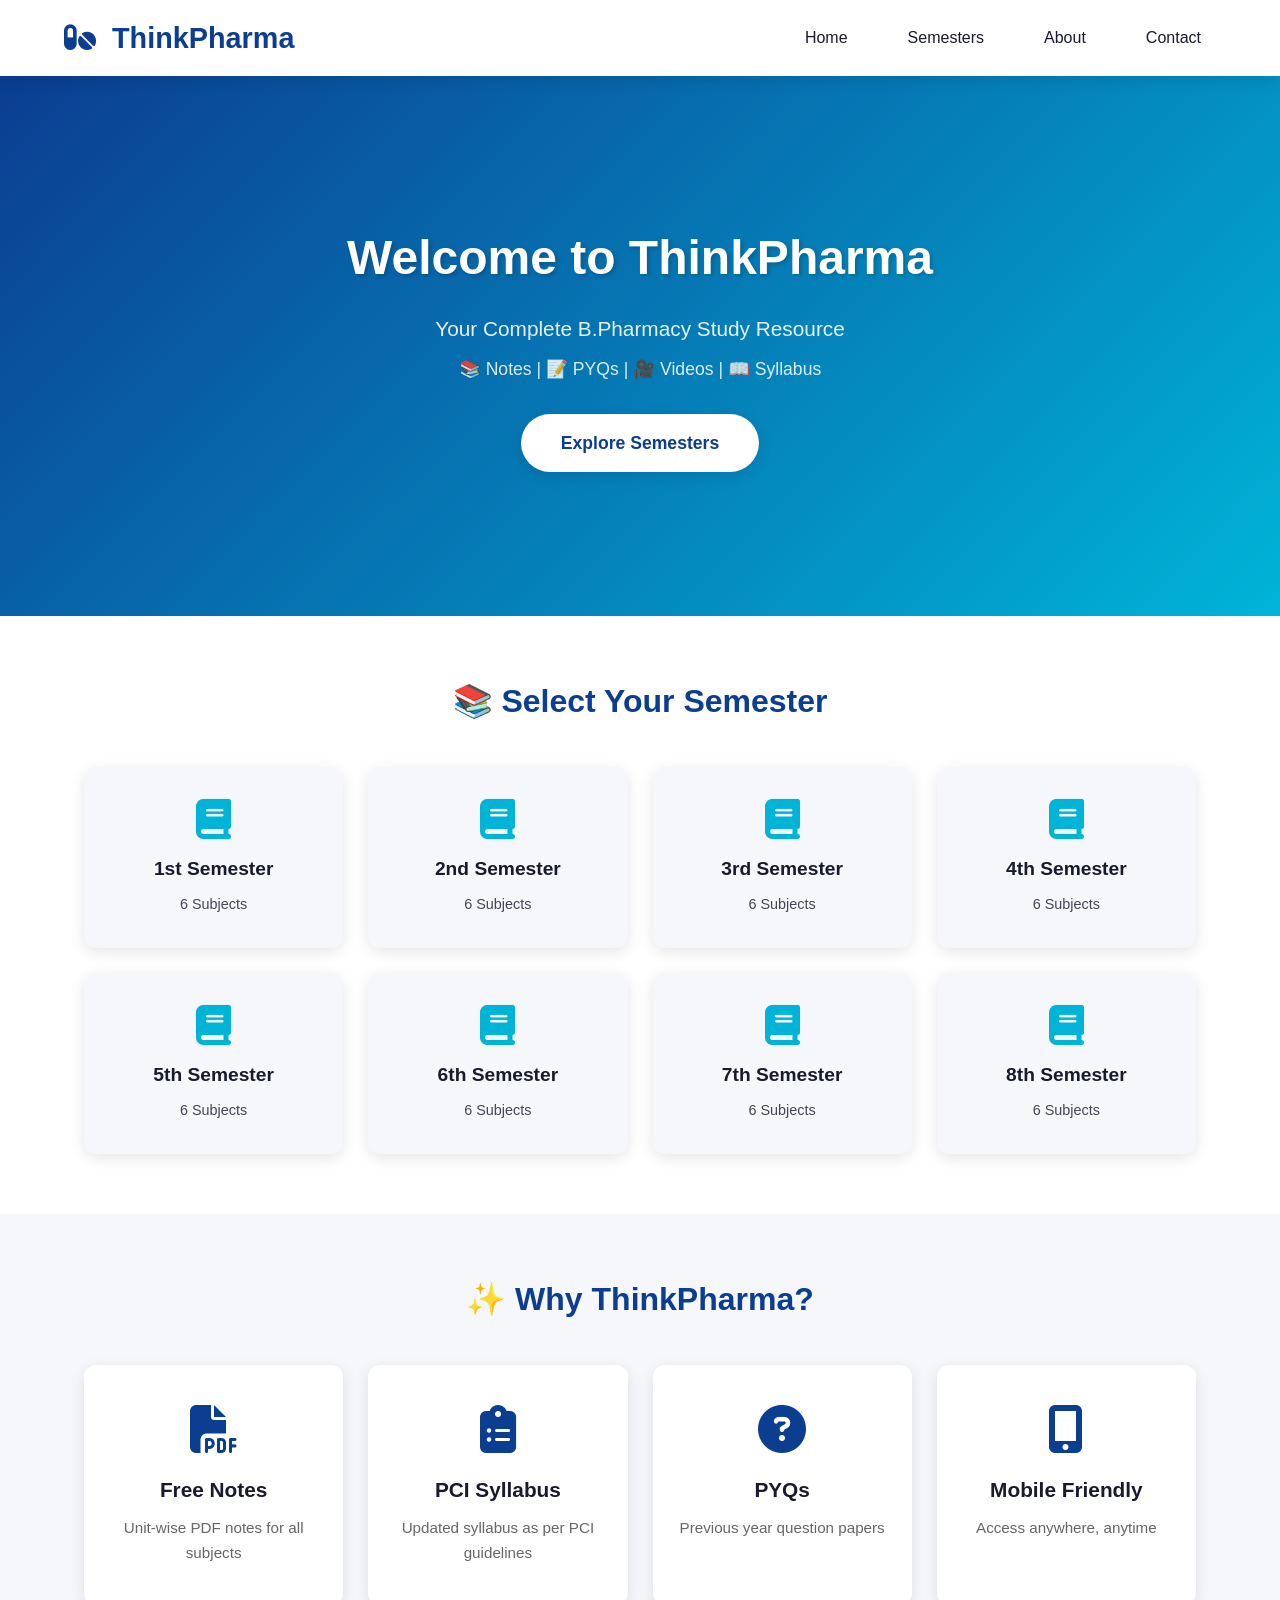
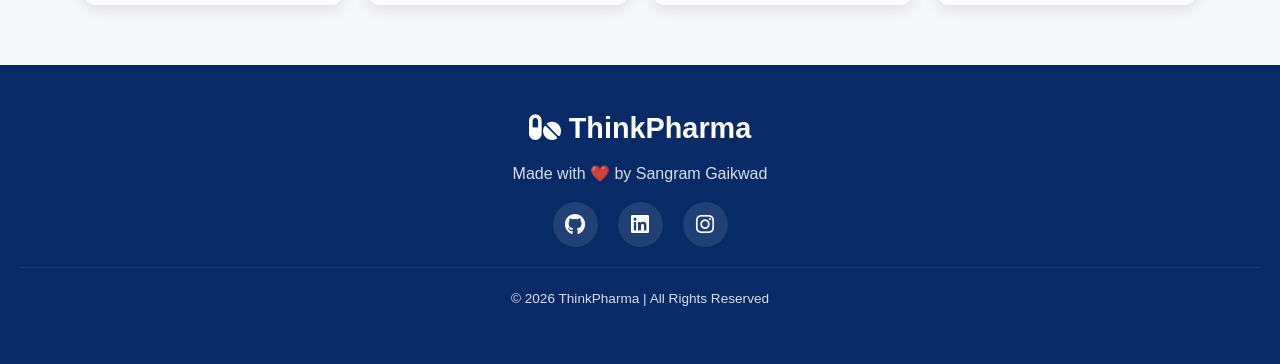
<file: index.html>
<!DOCTYPE html>
<html lang="en">
<head>
    <meta charset="UTF-8">
    <meta name="viewport" content="width=device-width, initial-scale=1.0">
    <title>ThinkPharma - B.Pharmacy Study Hub</title>
    <link rel="stylesheet" href="style.css">
    <link rel="stylesheet" href="https://cdnjs.cloudflare.com/ajax/libs/font-awesome/6.4.0/css/all.min.css">
</head>
<body>

    <!-- Navigation Bar -->
    <nav class="navbar">
        <div class="nav-brand">
            <i class="fas fa-pills"></i> ThinkPharma
        </div>
        <ul class="nav-links">
            <li><a href="index.html" class="active">Home</a></li>
            <li><a href="#semesters">Semesters</a></li>
            <li><a href="#about">About</a></li>
            <li><a href="#contact">Contact</a></li>
        </ul>
        <div class="hamburger">
            <span></span>
            <span></span>
            <span></span>
        </div>
    </nav>

    <!-- Hero Section -->
    <section class="hero">
        <div class="hero-content">
            <h1>Welcome to ThinkPharma</h1>
            <p>Your Complete B.Pharmacy Study Resource</p>
            <h3>📚 Notes | 📝 PYQs | 🎥 Videos | 📖 Syllabus</h3>
            <a href="#semesters" class="btn-primary">Explore Semesters</a>
        </div>
    </section>

    <!-- Semesters Section -->
    <section class="semesters" id="semesters">
        <h2>📚 Select Your Semester</h2>
        <div class="grid">
            <div class="card" onclick="openSemester(1)">
                <i class="fas fa-book"></i>
                <h3>1st Semester</h3>
                <p>6 Subjects</p>
            </div>
            <div class="card" onclick="openSemester(2)">
                <i class="fas fa-book"></i>
                <h3>2nd Semester</h3>
                <p>6 Subjects</p>
            </div>
            <div class="card" onclick="openSemester(3)">
                <i class="fas fa-book"></i>
                <h3>3rd Semester</h3>
                <p>6 Subjects</p>
            </div>
            <div class="card" onclick="openSemester(4)">
                <i class="fas fa-book"></i>
                <h3>4th Semester</h3>
                <p>6 Subjects</p>
            </div>
            <div class="card" onclick="openSemester(5)">
                <i class="fas fa-book"></i>
                <h3>5th Semester</h3>
                <p>6 Subjects</p>
            </div>
            <div class="card" onclick="openSemester(6)">
                <i class="fas fa-book"></i>
                <h3>6th Semester</h3>
                <p>6 Subjects</p>
            </div>
            <div class="card" onclick="openSemester(7)">
                <i class="fas fa-book"></i>
                <h3>7th Semester</h3>
                <p>6 Subjects</p>
            </div>
            <div class="card" onclick="openSemester(8)">
                <i class="fas fa-book"></i>
                <h3>8th Semester</h3>
                <p>6 Subjects</p>
            </div>
        </div>
    </section>

    <!-- Features Section -->
    <section class="features" id="about">
        <h2>✨ Why ThinkPharma?</h2>
        <div class="grid">
            <div class="feature-card">
                <i class="fas fa-file-pdf"></i>
                <h3>Free Notes</h3>
                <p>Unit-wise PDF notes for all subjects</p>
            </div>
            <div class="feature-card">
                <i class="fas fa-clipboard-list"></i>
                <h3>PCI Syllabus</h3>
                <p>Updated syllabus as per PCI guidelines</p>
            </div>
            <div class="feature-card">
                <i class="fas fa-question-circle"></i>
                <h3>PYQs</h3>
                <p>Previous year question papers</p>
            </div>
            <div class="feature-card">
                <i class="fas fa-mobile-alt"></i>
                <h3>Mobile Friendly</h3>
                <p>Access anywhere, anytime</p>
            </div>
        </div>
    </section>

    <!-- Footer -->
    <footer id="contact">
        <div class="footer-content">
            <h3><i class="fas fa-pills"></i> ThinkPharma</h3>
            <p>Made with ❤️ by Sangram Gaikwad</p>
            <div class="social-links">
                <a href="#"><i class="fab fa-github"></i></a>
                <a href="#"><i class="fab fa-linkedin"></i></a>
                <a href="#"><i class="fab fa-instagram"></i></a>
            </div>
            <p class="copyright">© 2026 ThinkPharma | All Rights Reserved</p>
        </div>
    </footer>

    <script src="script.js"></script>
</body>
</html>
</file>
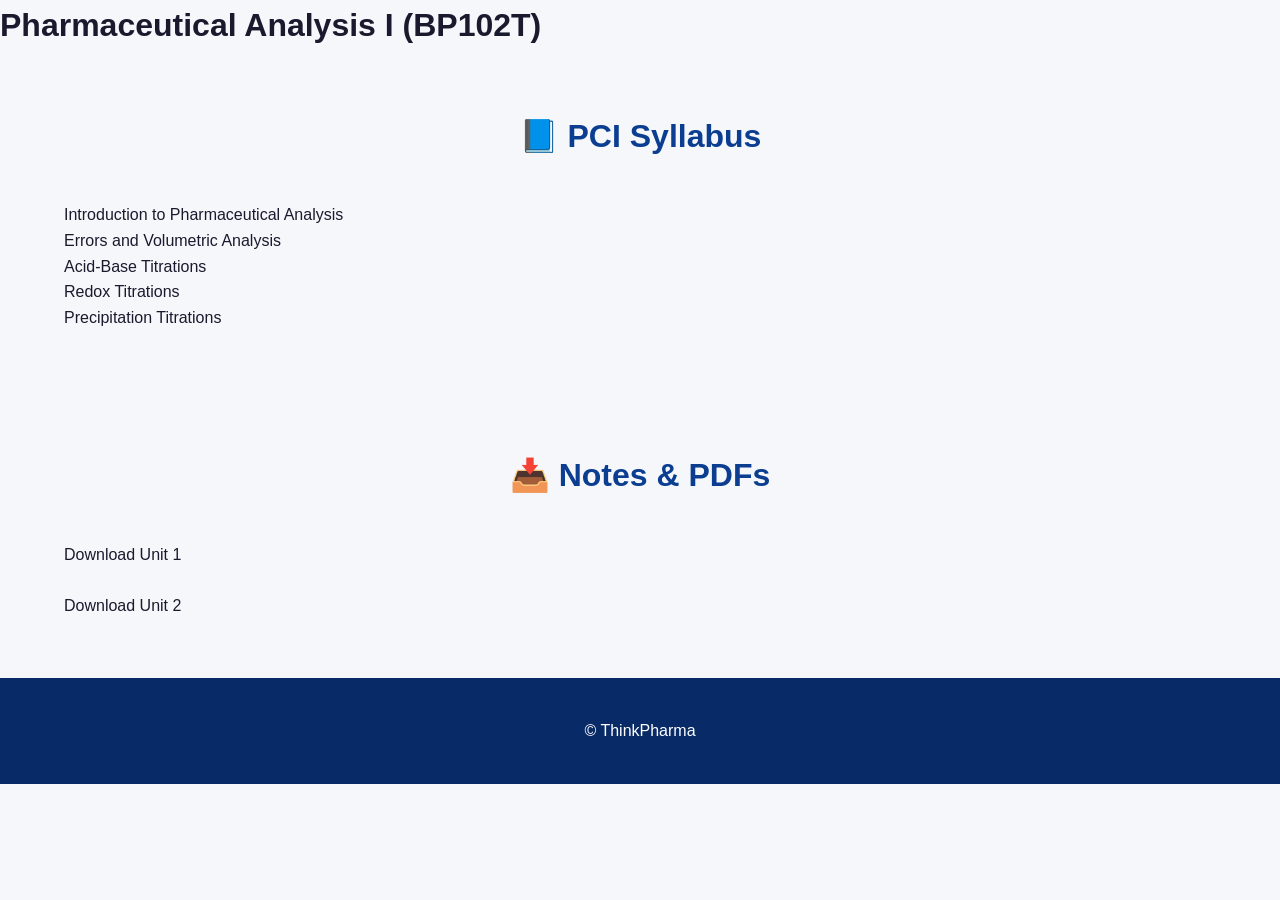
<file: analysis.html>
<!DOCTYPE html>
<html>
<head>
    <title>Pharmaceutical Analysis I - ThinkPharma</title>
    <link rel="stylesheet" href="style.css">
</head>
<body>

<header>
    <h1>Pharmaceutical Analysis I (BP102T)</h1>
</header>

<section>
    <h2>📘 PCI Syllabus</h2>
    <ul>
        <li>Introduction to Pharmaceutical Analysis</li>
        <li>Errors and Volumetric Analysis</li>
        <li>Acid-Base Titrations</li>
        <li>Redox Titrations</li>
        <li>Precipitation Titrations</li>
    </ul>
</section>

<section>
    <h2>📥 Notes & PDFs</h2>
    <a href="notes/analysis_unit1.pdf" target="_blank">Download Unit 1</a><br><br>
    <a href="notes/analysis_unit2.pdf" target="_blank">Download Unit 2</a>
</section>

<footer>
    <p>© ThinkPharma</p>
</footer>

</body>
</html>
</file>
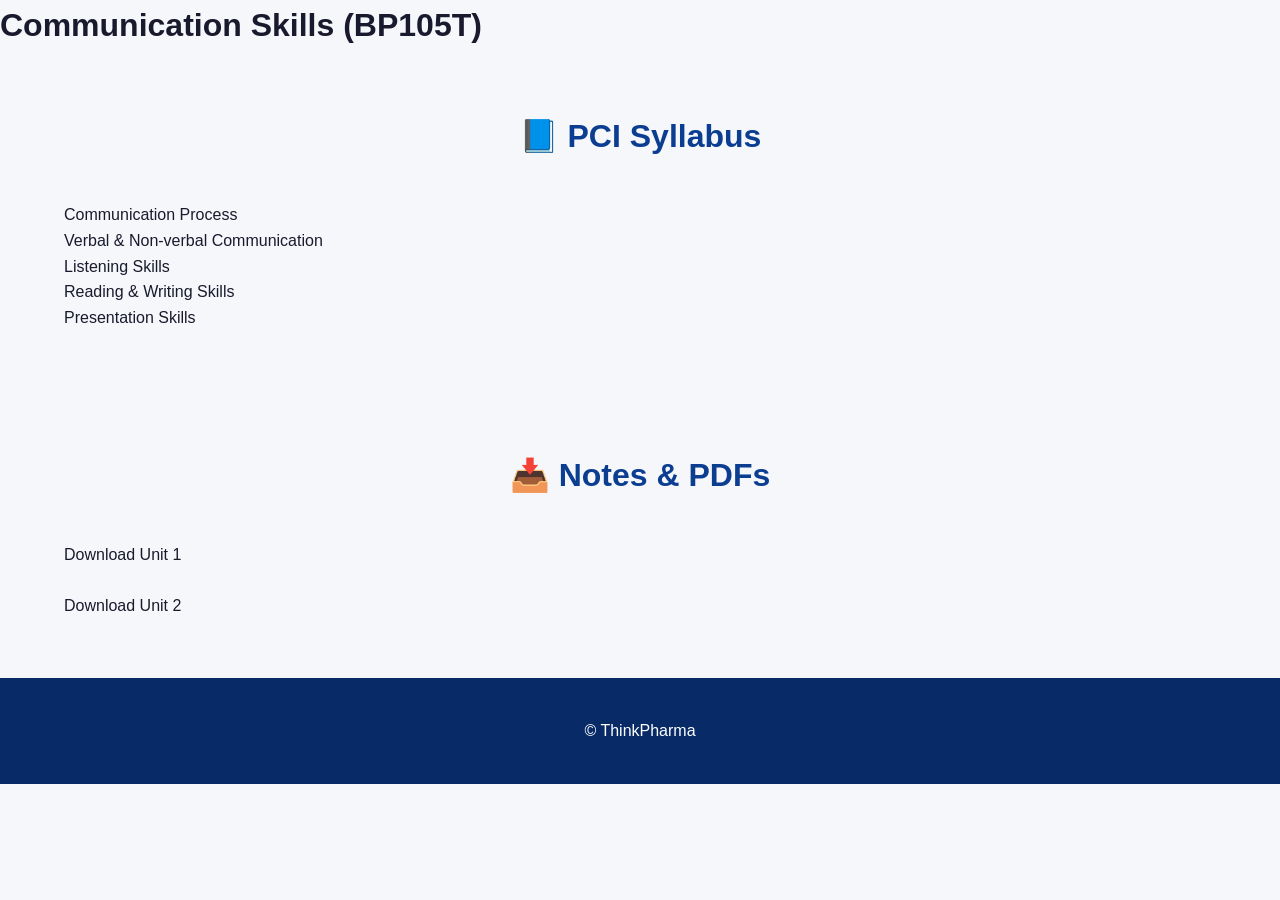
<file: communication.html>
<!DOCTYPE html>
<html>
<head>
    <title>Communication Skills - ThinkPharma</title>
    <link rel="stylesheet" href="style.css">
</head>
<body>

<header>
    <h1>Communication Skills (BP105T)</h1>
</header>

<section>
    <h2>📘 PCI Syllabus</h2>
    <ul>
        <li>Communication Process</li>
        <li>Verbal & Non-verbal Communication</li>
        <li>Listening Skills</li>
        <li>Reading & Writing Skills</li>
        <li>Presentation Skills</li>
    </ul>
</section>

<section>
    <h2>📥 Notes & PDFs</h2>
    <a href="notes/communication_unit1.pdf" target="_blank">Download Unit 1</a><br><br>
    <a href="notes/communication_unit2.pdf" target="_blank">Download Unit 2</a>
</section>

<footer>
    <p>© ThinkPharma</p>
</footer>

</body>
  </html>
</file>
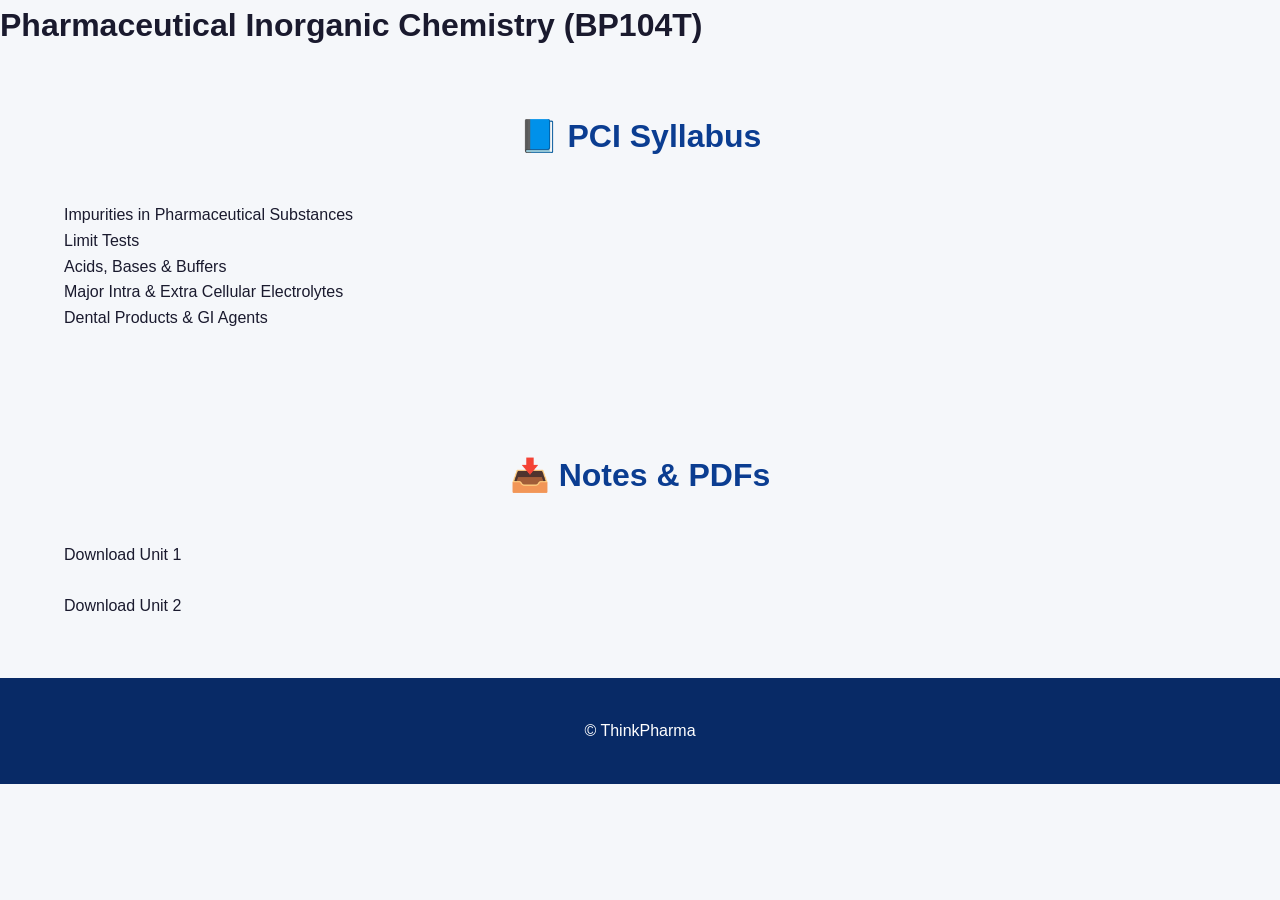
<file: inorganic.html>
<!DOCTYPE html>
<html>
<head>
    <title>Pharmaceutical Inorganic Chemistry - ThinkPharma</title>
    <link rel="stylesheet" href="style.css">
</head>
<body>

<header>
    <h1>Pharmaceutical Inorganic Chemistry (BP104T)</h1>
</header>

<section>
    <h2>📘 PCI Syllabus</h2>
    <ul>
        <li>Impurities in Pharmaceutical Substances</li>
        <li>Limit Tests</li>
        <li>Acids, Bases & Buffers</li>
        <li>Major Intra & Extra Cellular Electrolytes</li>
        <li>Dental Products & GI Agents</li>
    </ul>
</section>

<section>
    <h2>📥 Notes & PDFs</h2>
    <a href="notes/inorganic_unit1.pdf" target="_blank">Download Unit 1</a><br><br>
    <a href="notes/inorganic_unit2.pdf" target="_blank">Download Unit 2</a>
</section>

<footer>
    <p>© ThinkPharma</p>
</footer>

</body>
</html>
</file>
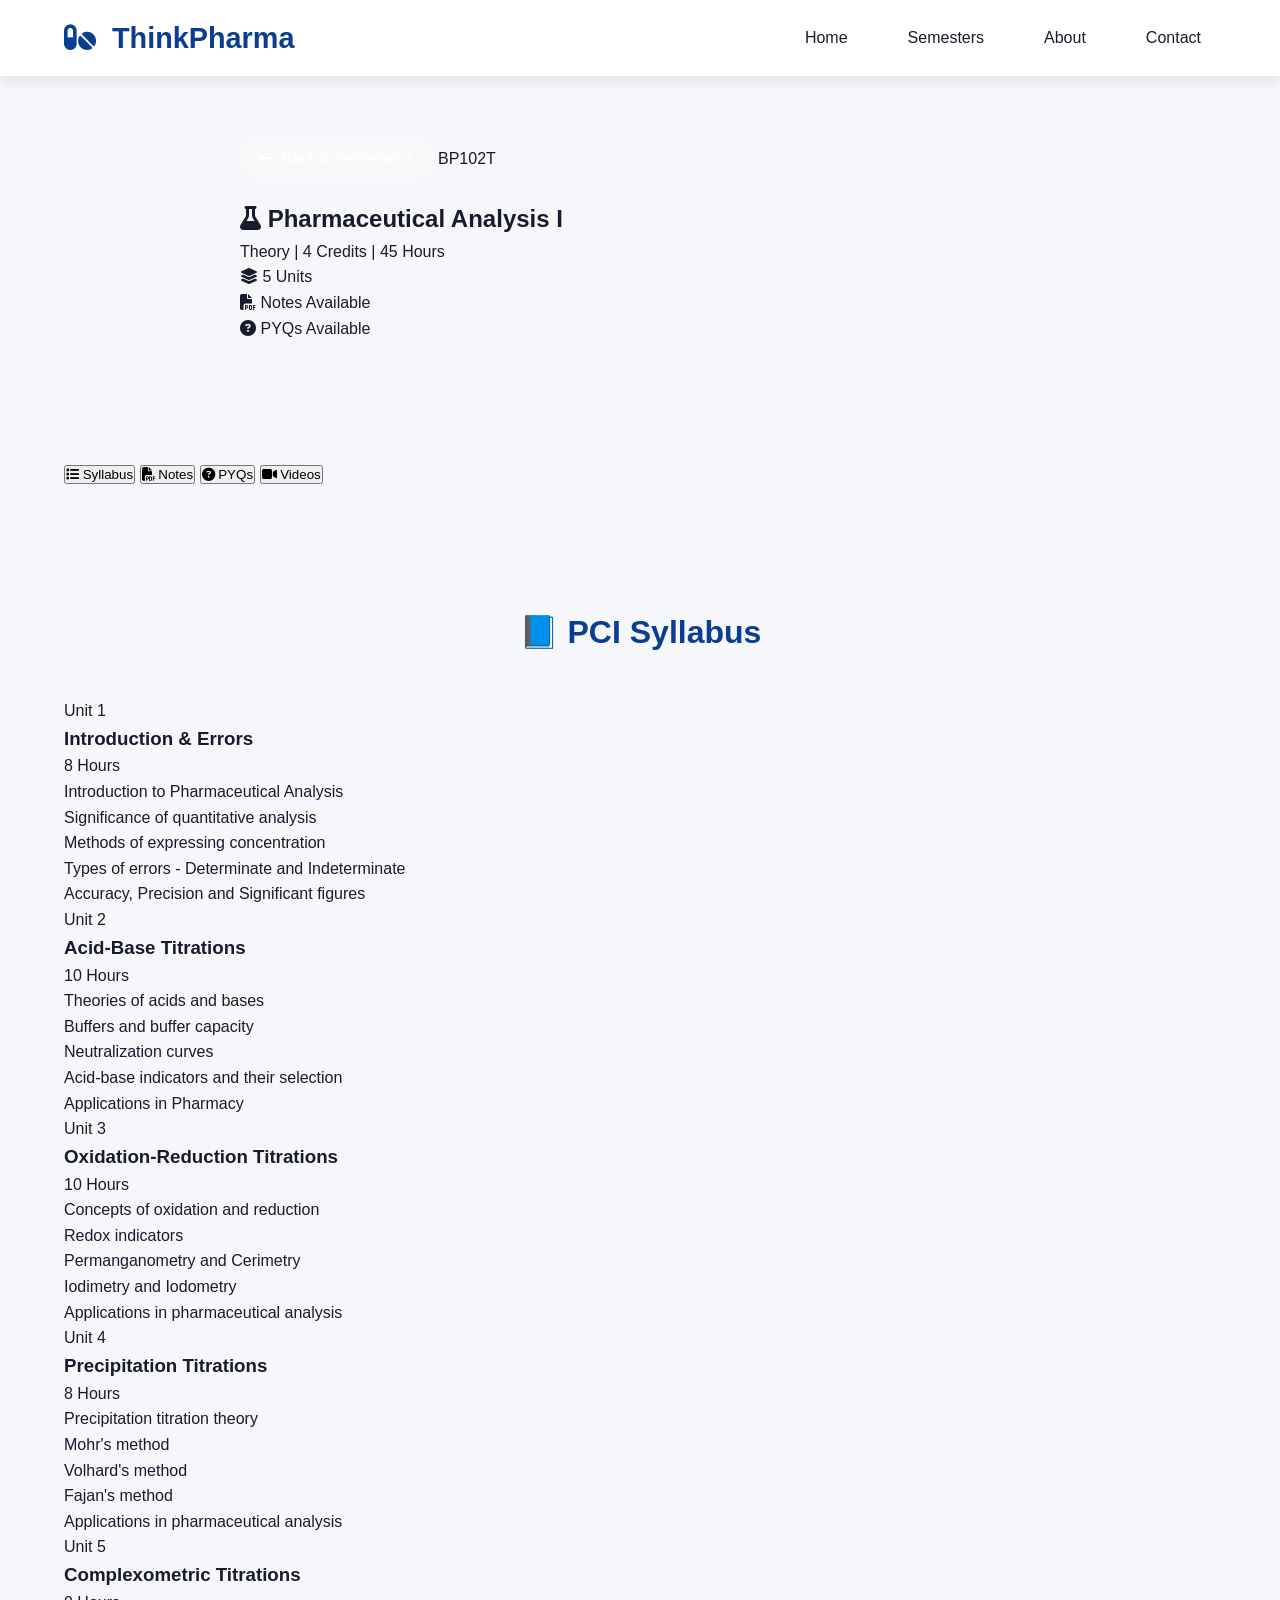
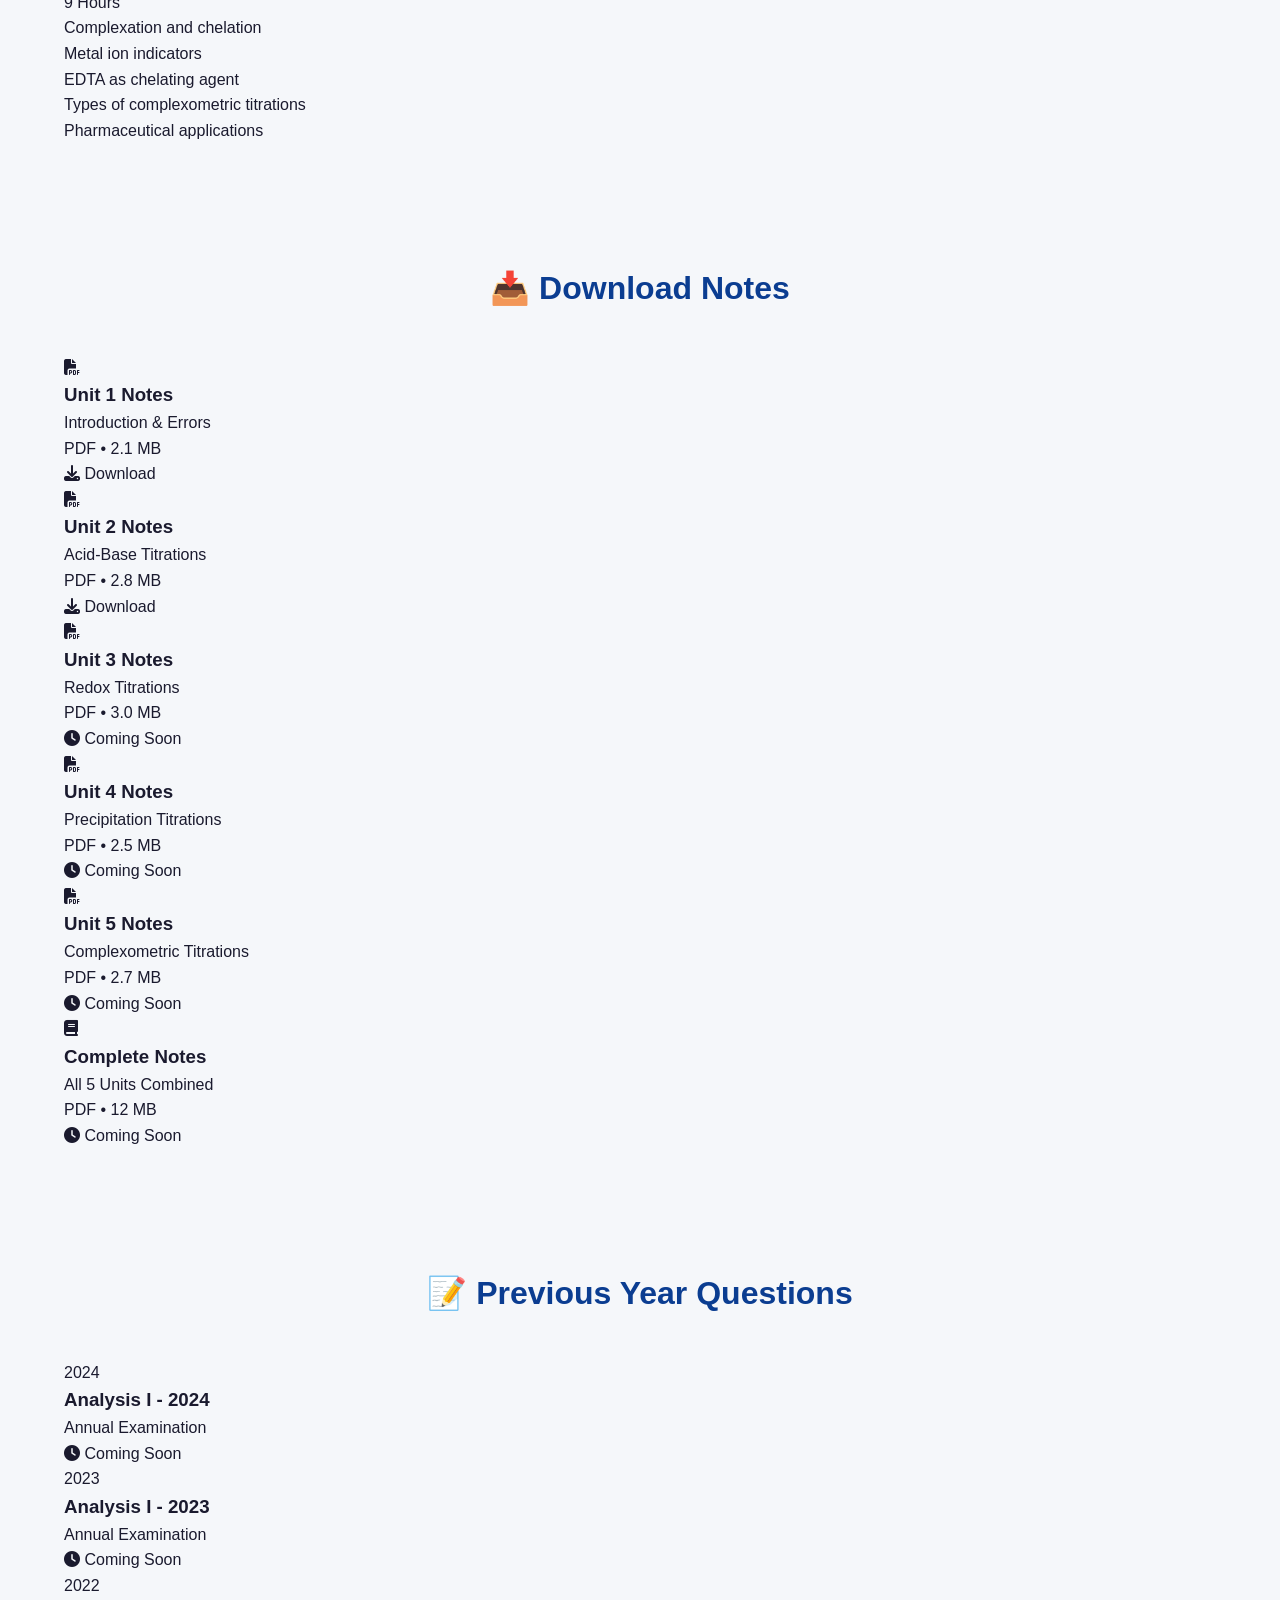
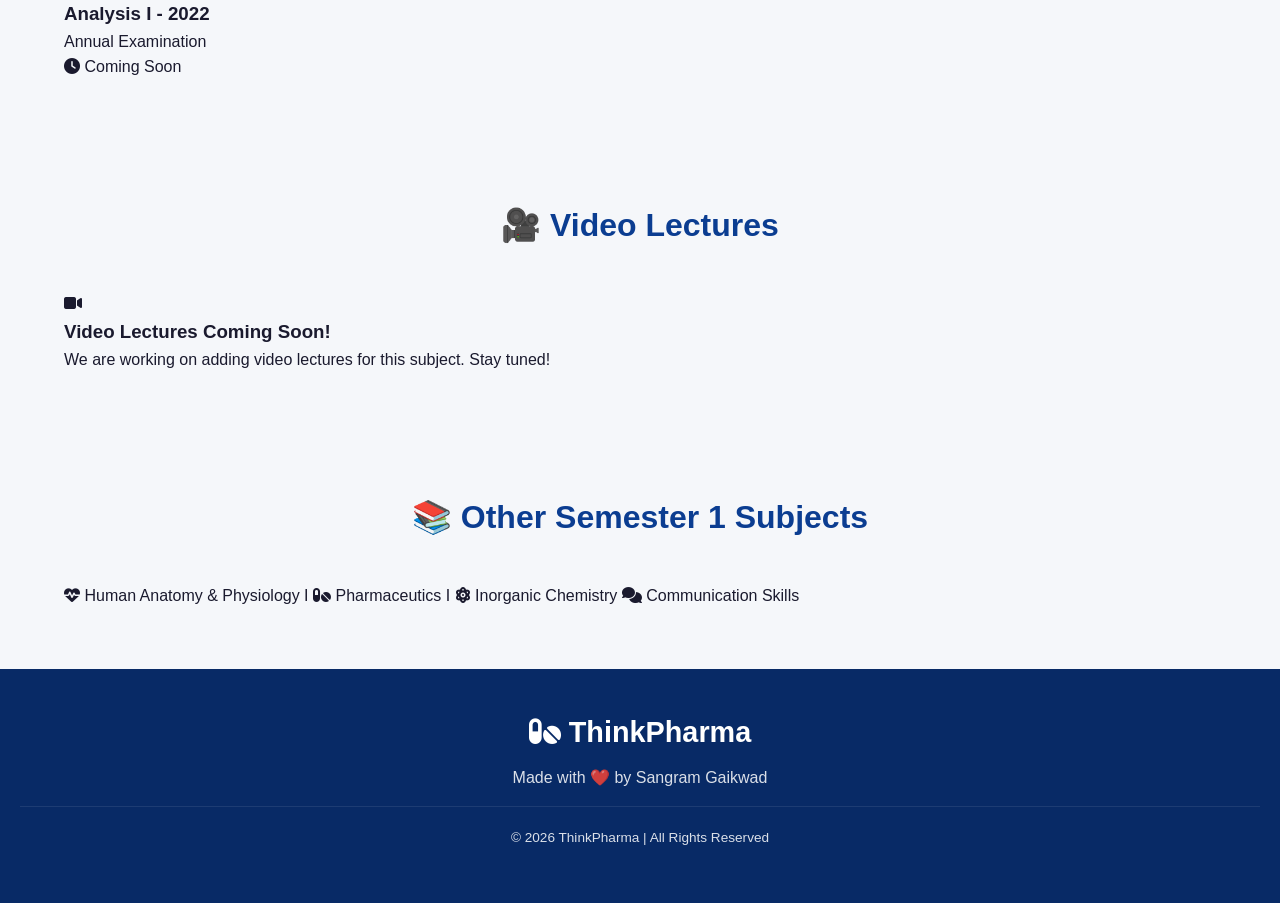
<file: subjects/sem1/analysis.html>
<!DOCTYPE html>
<html lang="en">
<head>
    <meta charset="UTF-8">
    <meta name="viewport" content="width=device-width, initial-scale=1.0">
    <title>Pharmaceutical Analysis I - ThinkPharma</title>
    <link rel="stylesheet" href="../../style.css">
    <link rel="stylesheet" href="https://cdnjs.cloudflare.com/ajax/libs/font-awesome/6.4.0/css/all.min.css">
</head>
<body>

    <!-- Navigation Bar -->
    <nav class="navbar">
        <div class="nav-brand">
            <i class="fas fa-pills"></i> ThinkPharma
        </div>
        <ul class="nav-links">
            <li><a href="../../index.html">Home</a></li>
            <li><a href="../../index.html#semesters">Semesters</a></li>
            <li><a href="../../index.html#about">About</a></li>
            <li><a href="../../index.html#contact">Contact</a></li>
        </ul>
        <div class="hamburger">
            <span></span>
            <span></span>
            <span></span>
        </div>
    </nav>

    <!-- Subject Header -->
    <section class="subject-header">
        <div class="header-content">
            <a href="../../semesters/sem1.html" class="back-btn">
                <i class="fas fa-arrow-left"></i> Back to Semester 1
            </a>
            <span class="subject-badge">BP102T</span>
            <h1><i class="fas fa-flask"></i> Pharmaceutical Analysis I</h1>
            <p>Theory | 4 Credits | 45 Hours</p>
            
            <div class="subject-meta">
                <div class="meta-item">
                    <i class="fas fa-layer-group"></i>
                    <span>5 Units</span>
                </div>
                <div class="meta-item">
                    <i class="fas fa-file-pdf"></i>
                    <span>Notes Available</span>
                </div>
                <div class="meta-item">
                    <i class="fas fa-question-circle"></i>
                    <span>PYQs Available</span>
                </div>
            </div>
        </div>
    </section>

    <!-- Quick Navigation Tabs -->
    <section class="tabs-section">
        <div class="tabs">
            <button class="tab-btn active" onclick="showTab('syllabus')">
                <i class="fas fa-list"></i> Syllabus
            </button>
            <button class="tab-btn" onclick="showTab('notes')">
                <i class="fas fa-file-pdf"></i> Notes
            </button>
            <button class="tab-btn" onclick="showTab('pyqs')">
                <i class="fas fa-question-circle"></i> PYQs
            </button>
            <button class="tab-btn" onclick="showTab('videos')">
                <i class="fas fa-video"></i> Videos
            </button>
        </div>
    </section>

    <!-- Tab Content: Syllabus -->
    <section class="tab-content" id="syllabus">
        <h2>📘 PCI Syllabus</h2>
        
        <!-- Unit 1 -->
        <div class="unit-card">
            <div class="unit-header">
                <span class="unit-number">Unit 1</span>
                <h3>Introduction & Errors</h3>
                <span class="hours">8 Hours</span>
            </div>
            <div class="unit-content">
                <ul>
                    <li>Introduction to Pharmaceutical Analysis</li>
                    <li>Significance of quantitative analysis</li>
                    <li>Methods of expressing concentration</li>
                    <li>Types of errors - Determinate and Indeterminate</li>
                    <li>Accuracy, Precision and Significant figures</li>
                </ul>
            </div>
        </div>

        <!-- Unit 2 -->
        <div class="unit-card">
            <div class="unit-header">
                <span class="unit-number">Unit 2</span>
                <h3>Acid-Base Titrations</h3>
                <span class="hours">10 Hours</span>
            </div>
            <div class="unit-content">
                <ul>
                    <li>Theories of acids and bases</li>
                    <li>Buffers and buffer capacity</li>
                    <li>Neutralization curves</li>
                    <li>Acid-base indicators and their selection</li>
                    <li>Applications in Pharmacy</li>
                </ul>
            </div>
        </div>

        <!-- Unit 3 -->
        <div class="unit-card">
            <div class="unit-header">
                <span class="unit-number">Unit 3</span>
                <h3>Oxidation-Reduction Titrations</h3>
                <span class="hours">10 Hours</span>
            </div>
            <div class="unit-content">
                <ul>
                    <li>Concepts of oxidation and reduction</li>
                    <li>Redox indicators</li>
                    <li>Permanganometry and Cerimetry</li>
                    <li>Iodimetry and Iodometry</li>
                    <li>Applications in pharmaceutical analysis</li>
                </ul>
            </div>
        </div>

        <!-- Unit 4 -->
        <div class="unit-card">
            <div class="unit-header">
                <span class="unit-number">Unit 4</span>
                <h3>Precipitation Titrations</h3>
                <span class="hours">8 Hours</span>
            </div>
            <div class="unit-content">
                <ul>
                    <li>Precipitation titration theory</li>
                    <li>Mohr's method</li>
                    <li>Volhard's method</li>
                    <li>Fajan's method</li>
                    <li>Applications in pharmaceutical analysis</li>
                </ul>
            </div>
        </div>

        <!-- Unit 5 -->
        <div class="unit-card">
            <div class="unit-header">
                <span class="unit-number">Unit 5</span>
                <h3>Complexometric Titrations</h3>
                <span class="hours">9 Hours</span>
            </div>
            <div class="unit-content">
                <ul>
                    <li>Complexation and chelation</li>
                    <li>Metal ion indicators</li>
                    <li>EDTA as chelating agent</li>
                    <li>Types of complexometric titrations</li>
                    <li>Pharmaceutical applications</li>
                </ul>
            </div>
        </div>
    </section>

    <!-- Tab Content: Notes -->
    <section class="tab-content hidden" id="notes">
        <h2>📥 Download Notes</h2>
        
        <div class="notes-grid">
            
            <div class="note-card">
                <div class="note-icon">
                    <i class="fas fa-file-pdf"></i>
                </div>
                <div class="note-info">
                    <h3>Unit 1 Notes</h3>
                    <p>Introduction & Errors</p>
                    <span class="file-size">PDF • 2.1 MB</span>
                </div>
                <a href="../../notes/sem1/analysis_unit1.pdf" target="_blank" class="download-btn">
                    <i class="fas fa-download"></i> Download
                </a>
            </div>

            <div class="note-card">
                <div class="note-icon">
                    <i class="fas fa-file-pdf"></i>
                </div>
                <div class="note-info">
                    <h3>Unit 2 Notes</h3>
                    <p>Acid-Base Titrations</p>
                    <span class="file-size">PDF • 2.8 MB</span>
                </div>
                <a href="../../notes/sem1/analysis_unit2.pdf" target="_blank" class="download-btn">
                    <i class="fas fa-download"></i> Download
                </a>
            </div>

            <div class="note-card">
                <div class="note-icon">
                    <i class="fas fa-file-pdf"></i>
                </div>
                <div class="note-info">
                    <h3>Unit 3 Notes</h3>
                    <p>Redox Titrations</p>
                    <span class="file-size">PDF • 3.0 MB</span>
                </div>
                <a href="../../notes/sem1/analysis_unit3.pdf" target="_blank" class="download-btn coming-soon-btn">
                    <i class="fas fa-clock"></i> Coming Soon
                </a>
            </div>

            <div class="note-card">
                <div class="note-icon">
                    <i class="fas fa-file-pdf"></i>
                </div>
                <div class="note-info">
                    <h3>Unit 4 Notes</h3>
                    <p>Precipitation Titrations</p>
                    <span class="file-size">PDF • 2.5 MB</span>
                </div>
                <a href="../../notes/sem1/analysis_unit4.pdf" target="_blank" class="download-btn coming-soon-btn">
                    <i class="fas fa-clock"></i> Coming Soon
                </a>
            </div>

            <div class="note-card">
                <div class="note-icon">
                    <i class="fas fa-file-pdf"></i>
                </div>
                <div class="note-info">
                    <h3>Unit 5 Notes</h3>
                    <p>Complexometric Titrations</p>
                    <span class="file-size">PDF • 2.7 MB</span>
                </div>
                <a href="../../notes/sem1/analysis_unit5.pdf" target="_blank" class="download-btn coming-soon-btn">
                    <i class="fas fa-clock"></i> Coming Soon
                </a>
            </div>

            <div class="note-card highlight">
                <div class="note-icon">
                    <i class="fas fa-book"></i>
                </div>
                <div class="note-info">
                    <h3>Complete Notes</h3>
                    <p>All 5 Units Combined</p>
                    <span class="file-size">PDF • 12 MB</span>
                </div>
                <a href="../../notes/sem1/analysis_complete.pdf" target="_blank" class="download-btn coming-soon-btn">
                    <i class="fas fa-clock"></i> Coming Soon
                </a>
            </div>

        </div>
    </section>

    <!-- Tab Content: PYQs -->
    <section class="tab-content hidden" id="pyqs">
        <h2>📝 Previous Year Questions</h2>
        
        <div class="pyq-grid">
            
            <div class="pyq-card">
                <div class="pyq-year">2024</div>
                <div class="pyq-info">
                    <h3>Analysis I - 2024</h3>
                    <p>Annual Examination</p>
                </div>
                <a href="#" class="download-btn coming-soon-btn">
                    <i class="fas fa-clock"></i> Coming Soon
                </a>
            </div>

            <div class="pyq-card">
                <div class="pyq-year">2023</div>
                <div class="pyq-info">
                    <h3>Analysis I - 2023</h3>
                    <p>Annual Examination</p>
                </div>
                <a href="#" class="download-btn coming-soon-btn">
                    <i class="fas fa-clock"></i> Coming Soon
                </a>
            </div>

            <div class="pyq-card">
                <div class="pyq-year">2022</div>
                <div class="pyq-info">
                    <h3>Analysis I - 2022</h3>
                    <p>Annual Examination</p>
                </div>
                <a href="#" class="download-btn coming-soon-btn">
                    <i class="fas fa-clock"></i> Coming Soon
                </a>
            </div>

        </div>
    </section>

    <!-- Tab Content: Videos -->
    <section class="tab-content hidden" id="videos">
        <h2>🎥 Video Lectures</h2>
        
        <div class="video-notice">
            <i class="fas fa-video"></i>
            <h3>Video Lectures Coming Soon!</h3>
            <p>We are working on adding video lectures for this subject. Stay tuned!</p>
        </div>
    </section>

    <!-- Related Subjects -->
    <section class="related-subjects">
        <h2>📚 Other Semester 1 Subjects</h2>
        <div class="related-grid">
            <a href="hap.html" class="related-card">
                <i class="fas fa-heartbeat"></i>
                <span>Human Anatomy & Physiology I</span>
            </a>
            <a href="pharmaceutics.html" class="related-card">
                <i class="fas fa-pills"></i>
                <span>Pharmaceutics I</span>
            </a>
            <a href="inorganic.html" class="related-card">
                <i class="fas fa-atom"></i>
                <span>Inorganic Chemistry</span>
            </a>
            <a href="communication.html" class="related-card">
                <i class="fas fa-comments"></i>
                <span>Communication Skills</span>
            </a>
        </div>
    </section>

    <!-- Footer -->
    <footer>
        <div class="footer-content">
            <h3><i class="fas fa-pills"></i> ThinkPharma</h3>
            <p>Made with ❤️ by Sangram Gaikwad</p>
            <p class="copyright">© 2026 ThinkPharma | All Rights Reserved</p>
        </div>
    </footer>

    <script src="../../script.js"></script>
</body>
</html>
</file>
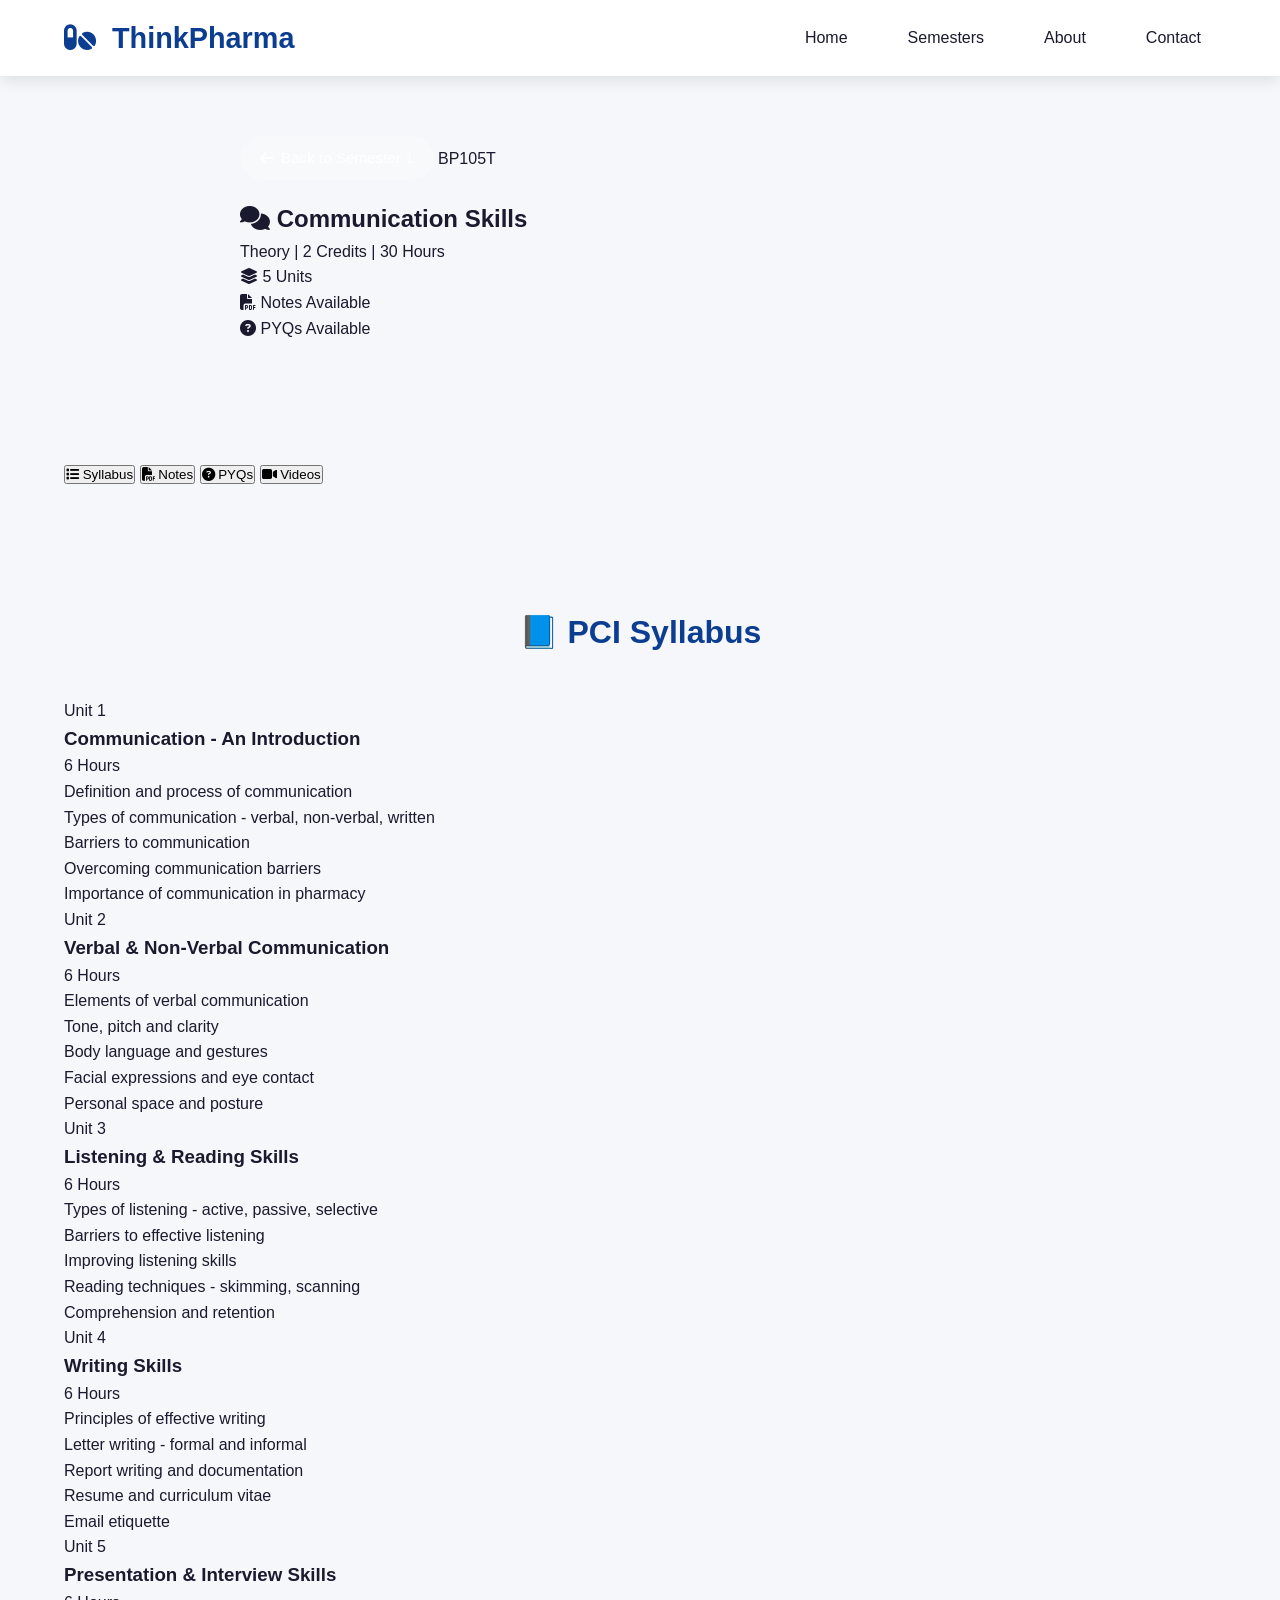
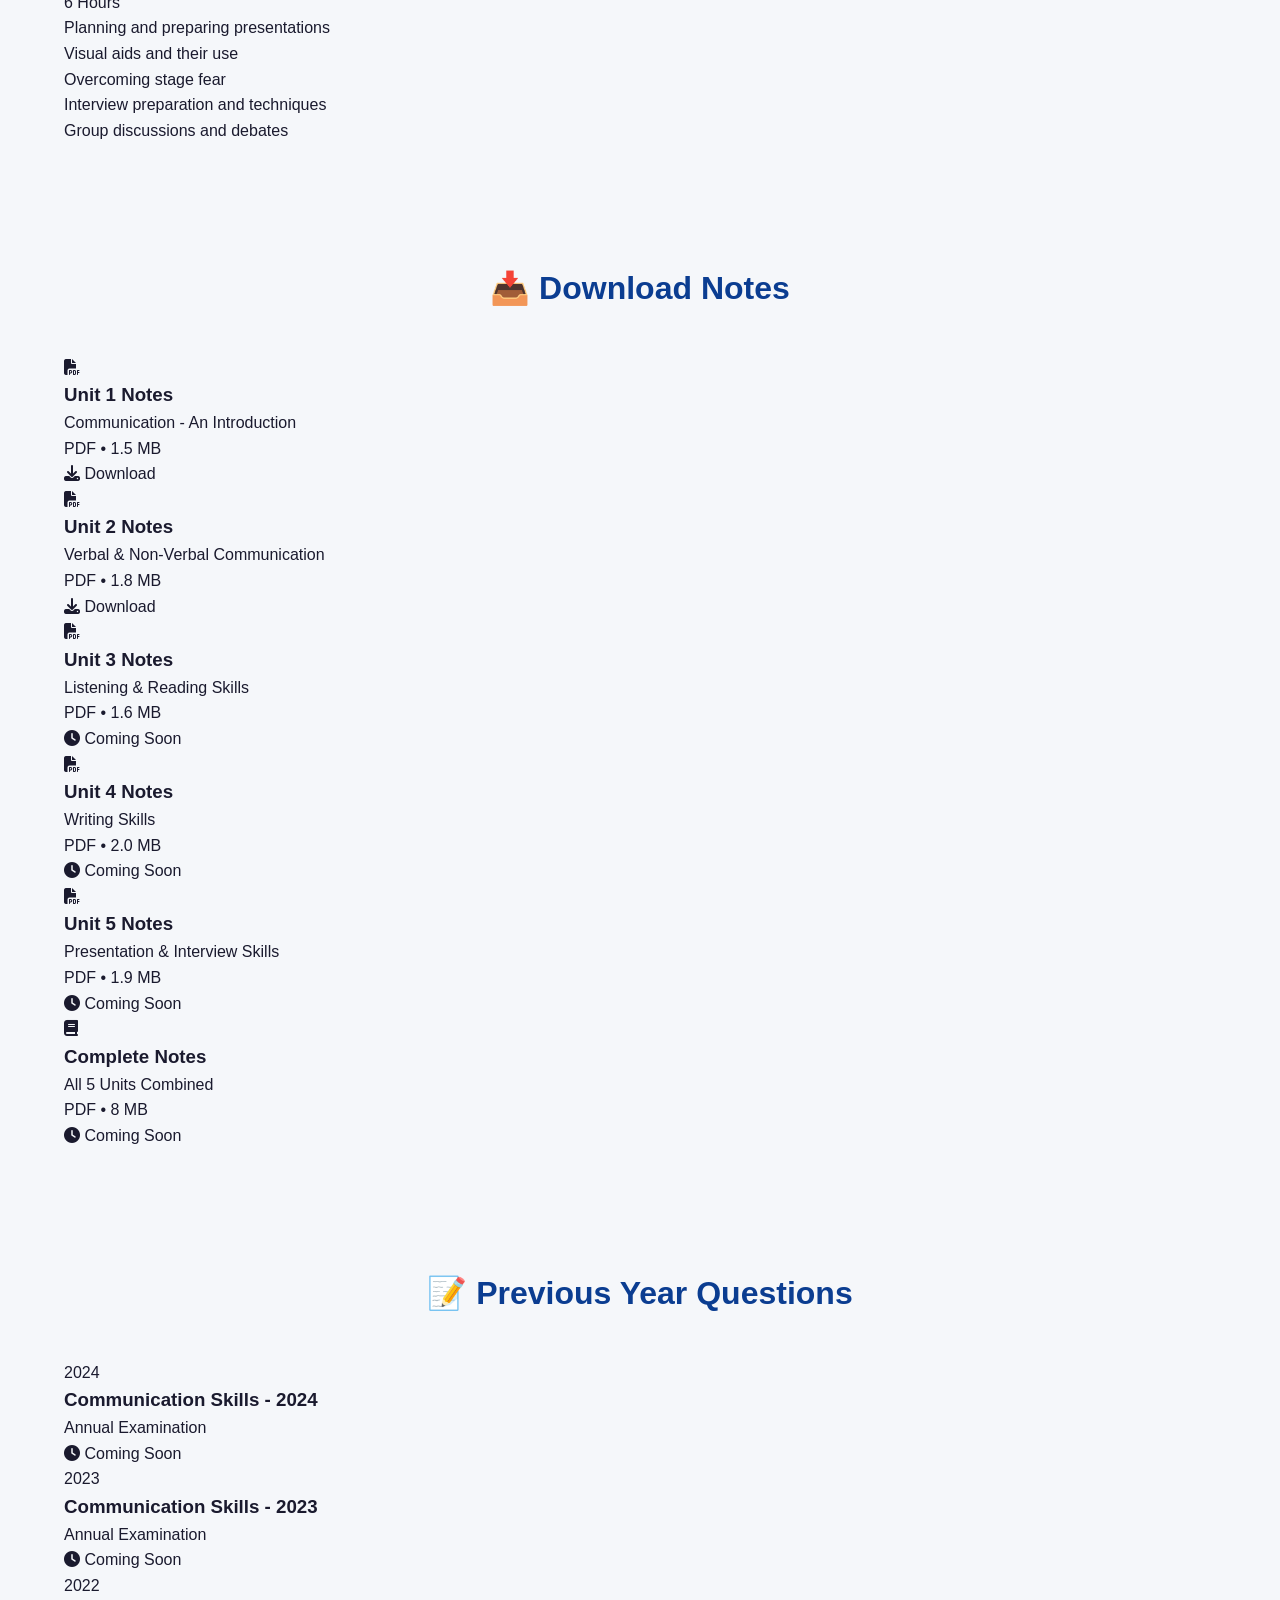
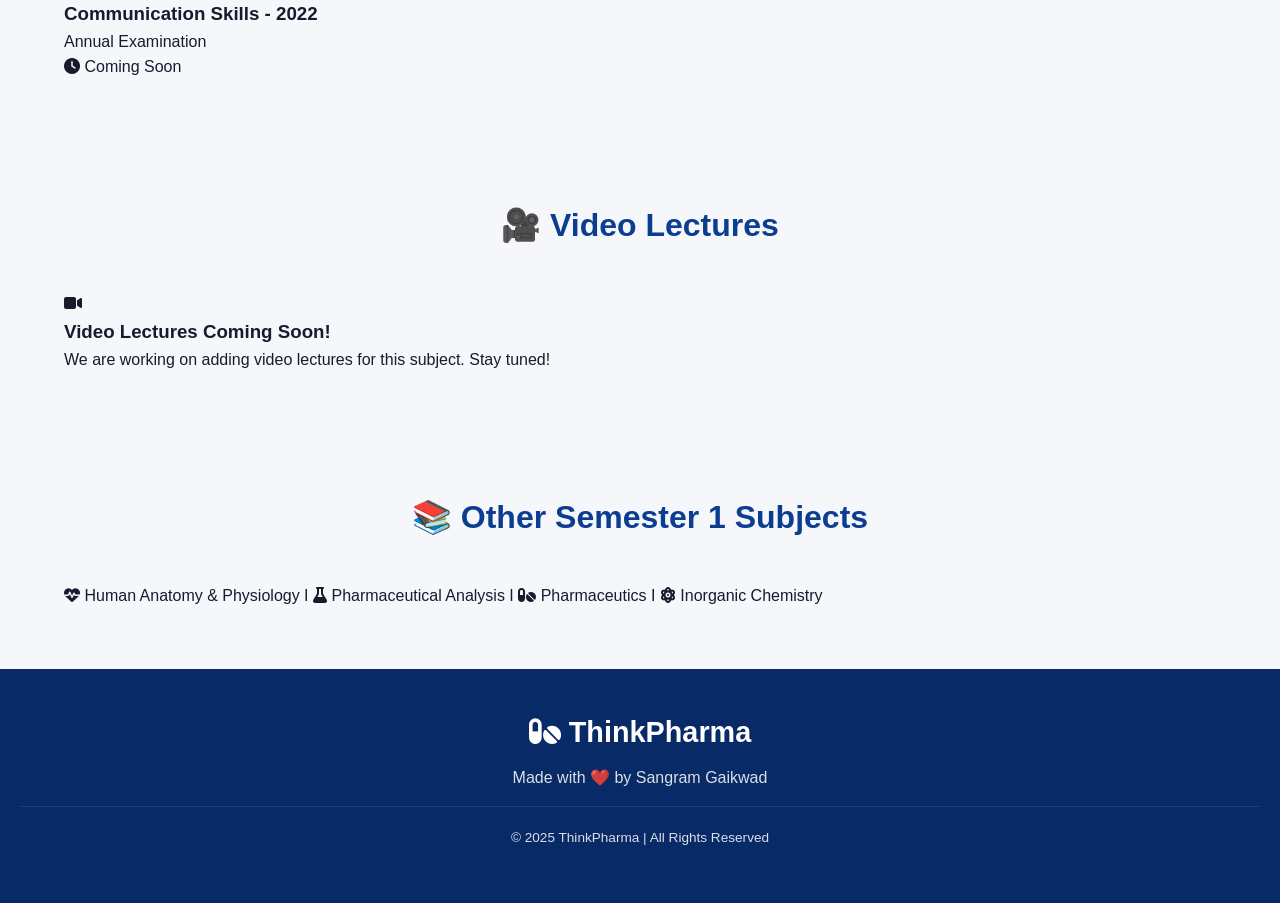
<file: subjects/sem1/communication.html>
<!DOCTYPE html>
<html lang="en">
<head>
    <meta charset="UTF-8">
    <meta name="viewport" content="width=device-width, initial-scale=1.0">
    <title>Communication Skills - ThinkPharma</title>
    <link rel="stylesheet" href="../../style.css">
    <link rel="stylesheet" href="https://cdnjs.cloudflare.com/ajax/libs/font-awesome/6.4.0/css/all.min.css">
</head>
<body>

    <!-- Navigation Bar -->
    <nav class="navbar">
        <div class="nav-brand">
            <i class="fas fa-pills"></i> ThinkPharma
        </div>
        <ul class="nav-links">
            <li><a href="../../index.html">Home</a></li>
            <li><a href="../../index.html#semesters">Semesters</a></li>
            <li><a href="../../index.html#about">About</a></li>
            <li><a href="../../index.html#contact">Contact</a></li>
        </ul>
        <div class="hamburger">
            <span></span>
            <span></span>
            <span></span>
        </div>
    </nav>

    <!-- Subject Header -->
    <section class="subject-header">
        <div class="header-content">
            <a href="../../semesters/sem1.html" class="back-btn">
                <i class="fas fa-arrow-left"></i> Back to Semester 1
            </a>
            <span class="subject-badge">BP105T</span>
            <h1><i class="fas fa-comments"></i> Communication Skills</h1>
            <p>Theory | 2 Credits | 30 Hours</p>
            
            <div class="subject-meta">
                <div class="meta-item">
                    <i class="fas fa-layer-group"></i>
                    <span>5 Units</span>
                </div>
                <div class="meta-item">
                    <i class="fas fa-file-pdf"></i>
                    <span>Notes Available</span>
                </div>
                <div class="meta-item">
                    <i class="fas fa-question-circle"></i>
                    <span>PYQs Available</span>
                </div>
            </div>
        </div>
    </section>

    <!-- Quick Navigation Tabs -->
    <section class="tabs-section">
        <div class="tabs">
            <button class="tab-btn active" onclick="showTab('syllabus')">
                <i class="fas fa-list"></i> Syllabus
            </button>
            <button class="tab-btn" onclick="showTab('notes')">
                <i class="fas fa-file-pdf"></i> Notes
            </button>
            <button class="tab-btn" onclick="showTab('pyqs')">
                <i class="fas fa-question-circle"></i> PYQs
            </button>
            <button class="tab-btn" onclick="showTab('videos')">
                <i class="fas fa-video"></i> Videos
            </button>
        </div>
    </section>

    <!-- Tab Content: Syllabus -->
    <section class="tab-content" id="syllabus">
        <h2>📘 PCI Syllabus</h2>
        
        <!-- Unit 1 -->
        <div class="unit-card">
            <div class="unit-header">
                <span class="unit-number">Unit 1</span>
                <h3>Communication - An Introduction</h3>
                <span class="hours">6 Hours</span>
            </div>
            <div class="unit-content">
                <ul>
                    <li>Definition and process of communication</li>
                    <li>Types of communication - verbal, non-verbal, written</li>
                    <li>Barriers to communication</li>
                    <li>Overcoming communication barriers</li>
                    <li>Importance of communication in pharmacy</li>
                </ul>
            </div>
        </div>

        <!-- Unit 2 -->
        <div class="unit-card">
            <div class="unit-header">
                <span class="unit-number">Unit 2</span>
                <h3>Verbal & Non-Verbal Communication</h3>
                <span class="hours">6 Hours</span>
            </div>
            <div class="unit-content">
                <ul>
                    <li>Elements of verbal communication</li>
                    <li>Tone, pitch and clarity</li>
                    <li>Body language and gestures</li>
                    <li>Facial expressions and eye contact</li>
                    <li>Personal space and posture</li>
                </ul>
            </div>
        </div>

        <!-- Unit 3 -->
        <div class="unit-card">
            <div class="unit-header">
                <span class="unit-number">Unit 3</span>
                <h3>Listening & Reading Skills</h3>
                <span class="hours">6 Hours</span>
            </div>
            <div class="unit-content">
                <ul>
                    <li>Types of listening - active, passive, selective</li>
                    <li>Barriers to effective listening</li>
                    <li>Improving listening skills</li>
                    <li>Reading techniques - skimming, scanning</li>
                    <li>Comprehension and retention</li>
                </ul>
            </div>
        </div>

        <!-- Unit 4 -->
        <div class="unit-card">
            <div class="unit-header">
                <span class="unit-number">Unit 4</span>
                <h3>Writing Skills</h3>
                <span class="hours">6 Hours</span>
            </div>
            <div class="unit-content">
                <ul>
                    <li>Principles of effective writing</li>
                    <li>Letter writing - formal and informal</li>
                    <li>Report writing and documentation</li>
                    <li>Resume and curriculum vitae</li>
                    <li>Email etiquette</li>
                </ul>
            </div>
        </div>

        <!-- Unit 5 -->
        <div class="unit-card">
            <div class="unit-header">
                <span class="unit-number">Unit 5</span>
                <h3>Presentation & Interview Skills</h3>
                <span class="hours">6 Hours</span>
            </div>
            <div class="unit-content">
                <ul>
                    <li>Planning and preparing presentations</li>
                    <li>Visual aids and their use</li>
                    <li>Overcoming stage fear</li>
                    <li>Interview preparation and techniques</li>
                    <li>Group discussions and debates</li>
                </ul>
            </div>
        </div>
    </section>

    <!-- Tab Content: Notes -->
    <section class="tab-content hidden" id="notes">
        <h2>📥 Download Notes</h2>
        
        <div class="notes-grid">
            
            <div class="note-card">
                <div class="note-icon">
                    <i class="fas fa-file-pdf"></i>
                </div>
                <div class="note-info">
                    <h3>Unit 1 Notes</h3>
                    <p>Communication - An Introduction</p>
                    <span class="file-size">PDF • 1.5 MB</span>
                </div>
                <a href="../../notes/sem1/communication_unit1.pdf" target="_blank" class="download-btn">
                    <i class="fas fa-download"></i> Download
                </a>
            </div>

            <div class="note-card">
                <div class="note-icon">
                    <i class="fas fa-file-pdf"></i>
                </div>
                <div class="note-info">
                    <h3>Unit 2 Notes</h3>
                    <p>Verbal & Non-Verbal Communication</p>
                    <span class="file-size">PDF • 1.8 MB</span>
                </div>
                <a href="../../notes/sem1/communication_unit2.pdf" target="_blank" class="download-btn">
                    <i class="fas fa-download"></i> Download
                </a>
            </div>

            <div class="note-card">
                <div class="note-icon">
                    <i class="fas fa-file-pdf"></i>
                </div>
                <div class="note-info">
                    <h3>Unit 3 Notes</h3>
                    <p>Listening & Reading Skills</p>
                    <span class="file-size">PDF • 1.6 MB</span>
                </div>
                <a href="../../notes/sem1/communication_unit3.pdf" target="_blank" class="download-btn coming-soon-btn">
                    <i class="fas fa-clock"></i> Coming Soon
                </a>
            </div>

            <div class="note-card">
                <div class="note-icon">
                    <i class="fas fa-file-pdf"></i>
                </div>
                <div class="note-info">
                    <h3>Unit 4 Notes</h3>
                    <p>Writing Skills</p>
                    <span class="file-size">PDF • 2.0 MB</span>
                </div>
                <a href="../../notes/sem1/communication_unit4.pdf" target="_blank" class="download-btn coming-soon-btn">
                    <i class="fas fa-clock"></i> Coming Soon
                </a>
            </div>

            <div class="note-card">
                <div class="note-icon">
                    <i class="fas fa-file-pdf"></i>
                </div>
                <div class="note-info">
                    <h3>Unit 5 Notes</h3>
                    <p>Presentation & Interview Skills</p>
                    <span class="file-size">PDF • 1.9 MB</span>
                </div>
                <a href="../../notes/sem1/communication_unit5.pdf" target="_blank" class="download-btn coming-soon-btn">
                    <i class="fas fa-clock"></i> Coming Soon
                </a>
            </div>

            <div class="note-card highlight">
                <div class="note-icon">
                    <i class="fas fa-book"></i>
                </div>
                <div class="note-info">
                    <h3>Complete Notes</h3>
                    <p>All 5 Units Combined</p>
                    <span class="file-size">PDF • 8 MB</span>
                </div>
                <a href="../../notes/sem1/communication_complete.pdf" target="_blank" class="download-btn coming-soon-btn">
                    <i class="fas fa-clock"></i> Coming Soon
                </a>
            </div>

        </div>
    </section>

    <!-- Tab Content: PYQs -->
    <section class="tab-content hidden" id="pyqs">
        <h2>📝 Previous Year Questions</h2>
        
        <div class="pyq-grid">
            
            <div class="pyq-card">
                <div class="pyq-year">2024</div>
                <div class="pyq-info">
                    <h3>Communication Skills - 2024</h3>
                    <p>Annual Examination</p>
                </div>
                <a href="#" class="download-btn coming-soon-btn">
                    <i class="fas fa-clock"></i> Coming Soon
                </a>
            </div>

            <div class="pyq-card">
                <div class="pyq-year">2023</div>
                <div class="pyq-info">
                    <h3>Communication Skills - 2023</h3>
                    <p>Annual Examination</p>
                </div>
                <a href="#" class="download-btn coming-soon-btn">
                    <i class="fas fa-clock"></i> Coming Soon
                </a>
            </div>

            <div class="pyq-card">
                <div class="pyq-year">2022</div>
                <div class="pyq-info">
                    <h3>Communication Skills - 2022</h3>
                    <p>Annual Examination</p>
                </div>
                <a href="#" class="download-btn coming-soon-btn">
                    <i class="fas fa-clock"></i> Coming Soon
                </a>
            </div>

        </div>
    </section>

    <!-- Tab Content: Videos -->
    <section class="tab-content hidden" id="videos">
        <h2>🎥 Video Lectures</h2>
        
        <div class="video-notice">
            <i class="fas fa-video"></i>
            <h3>Video Lectures Coming Soon!</h3>
            <p>We are working on adding video lectures for this subject. Stay tuned!</p>
        </div>
    </section>

    <!-- Related Subjects -->
    <section class="related-subjects">
        <h2>📚 Other Semester 1 Subjects</h2>
        <div class="related-grid">
            <a href="hap.html" class="related-card">
                <i class="fas fa-heartbeat"></i>
                <span>Human Anatomy & Physiology I</span>
            </a>
            <a href="analysis.html" class="related-card">
                <i class="fas fa-flask"></i>
                <span>Pharmaceutical Analysis I</span>
            </a>
            <a href="pharmaceutics.html" class="related-card">
                <i class="fas fa-pills"></i>
                <span>Pharmaceutics I</span>
            </a>
            <a href="inorganic.html" class="related-card">
                <i class="fas fa-atom"></i>
                <span>Inorganic Chemistry</span>
            </a>
        </div>
    </section>

    <!-- Footer -->
    <footer>
        <div class="footer-content">
            <h3><i class="fas fa-pills"></i> ThinkPharma</h3>
            <p>Made with ❤️ by Sangram Gaikwad</p>
            <p class="copyright">© 2025 ThinkPharma | All Rights Reserved</p>
        </div>
    </footer>

    <script src="../../script.js"></script>
</body>
</html>
</file>
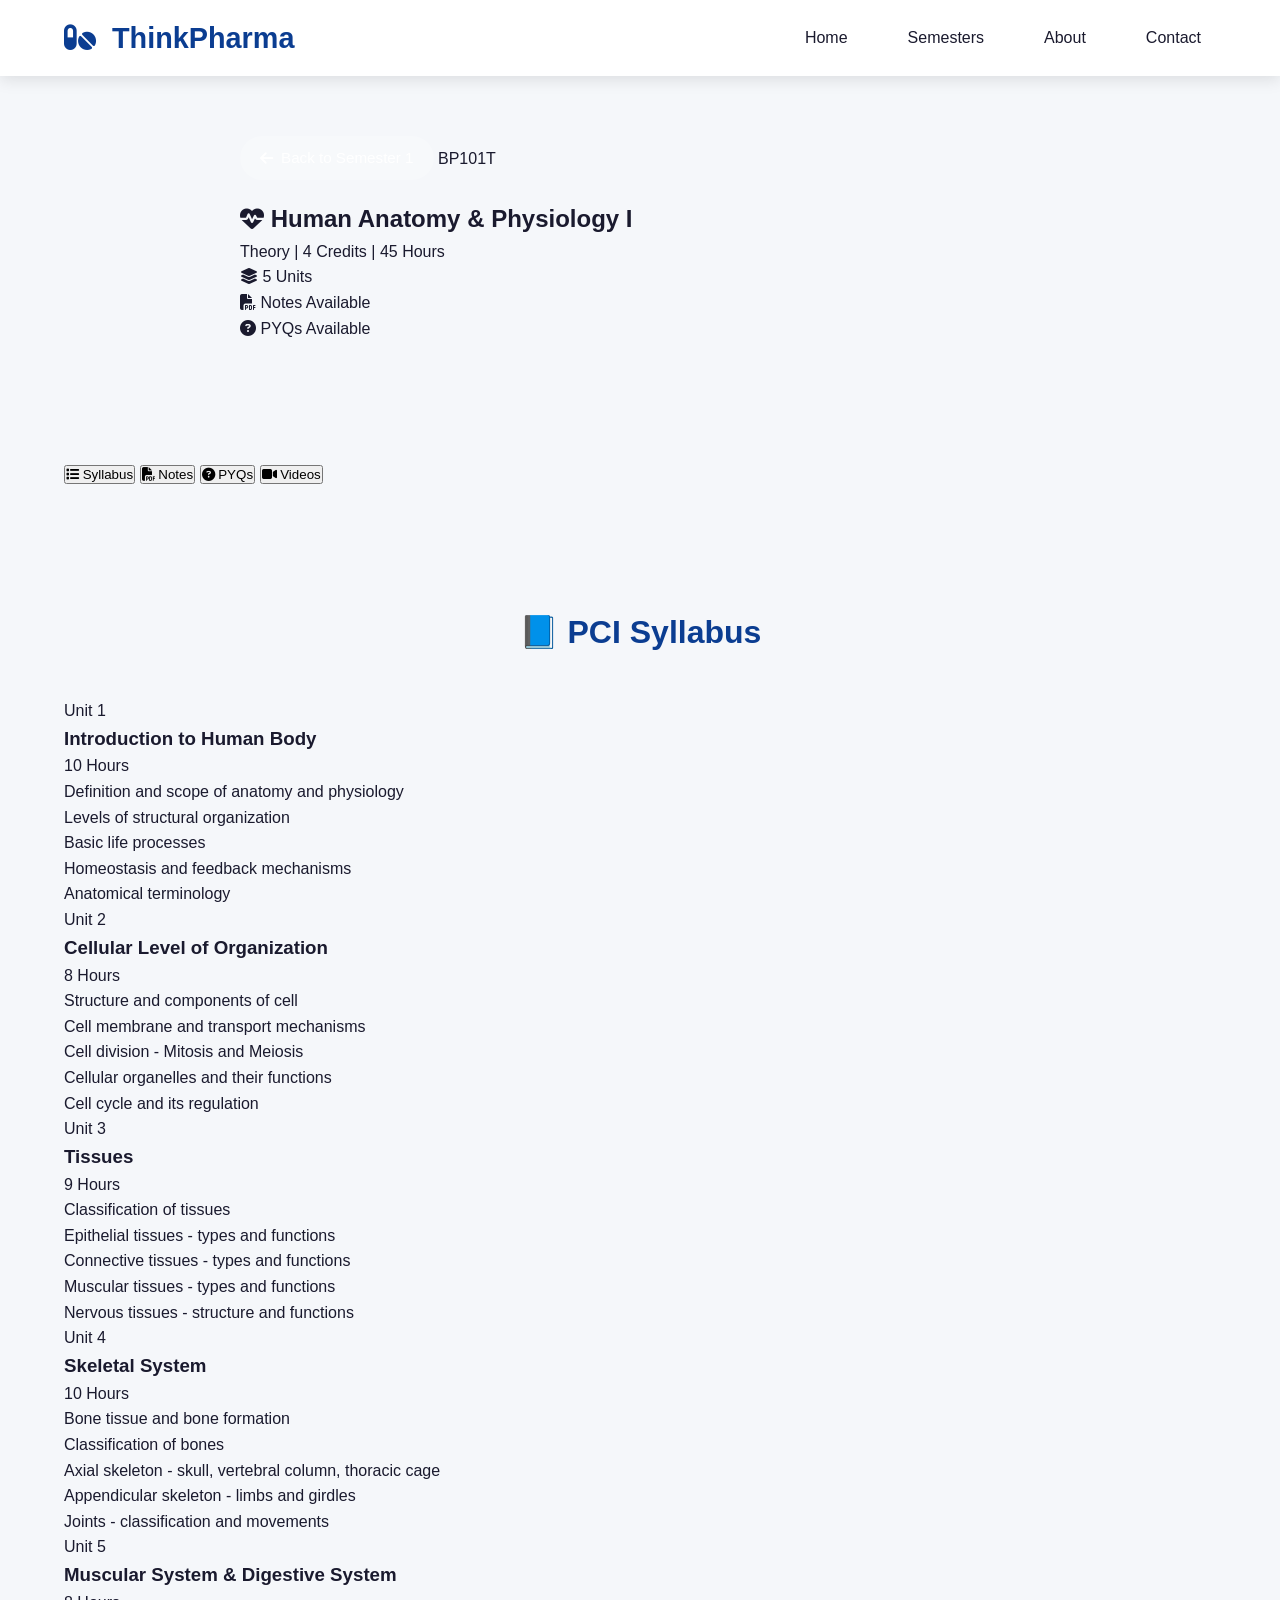
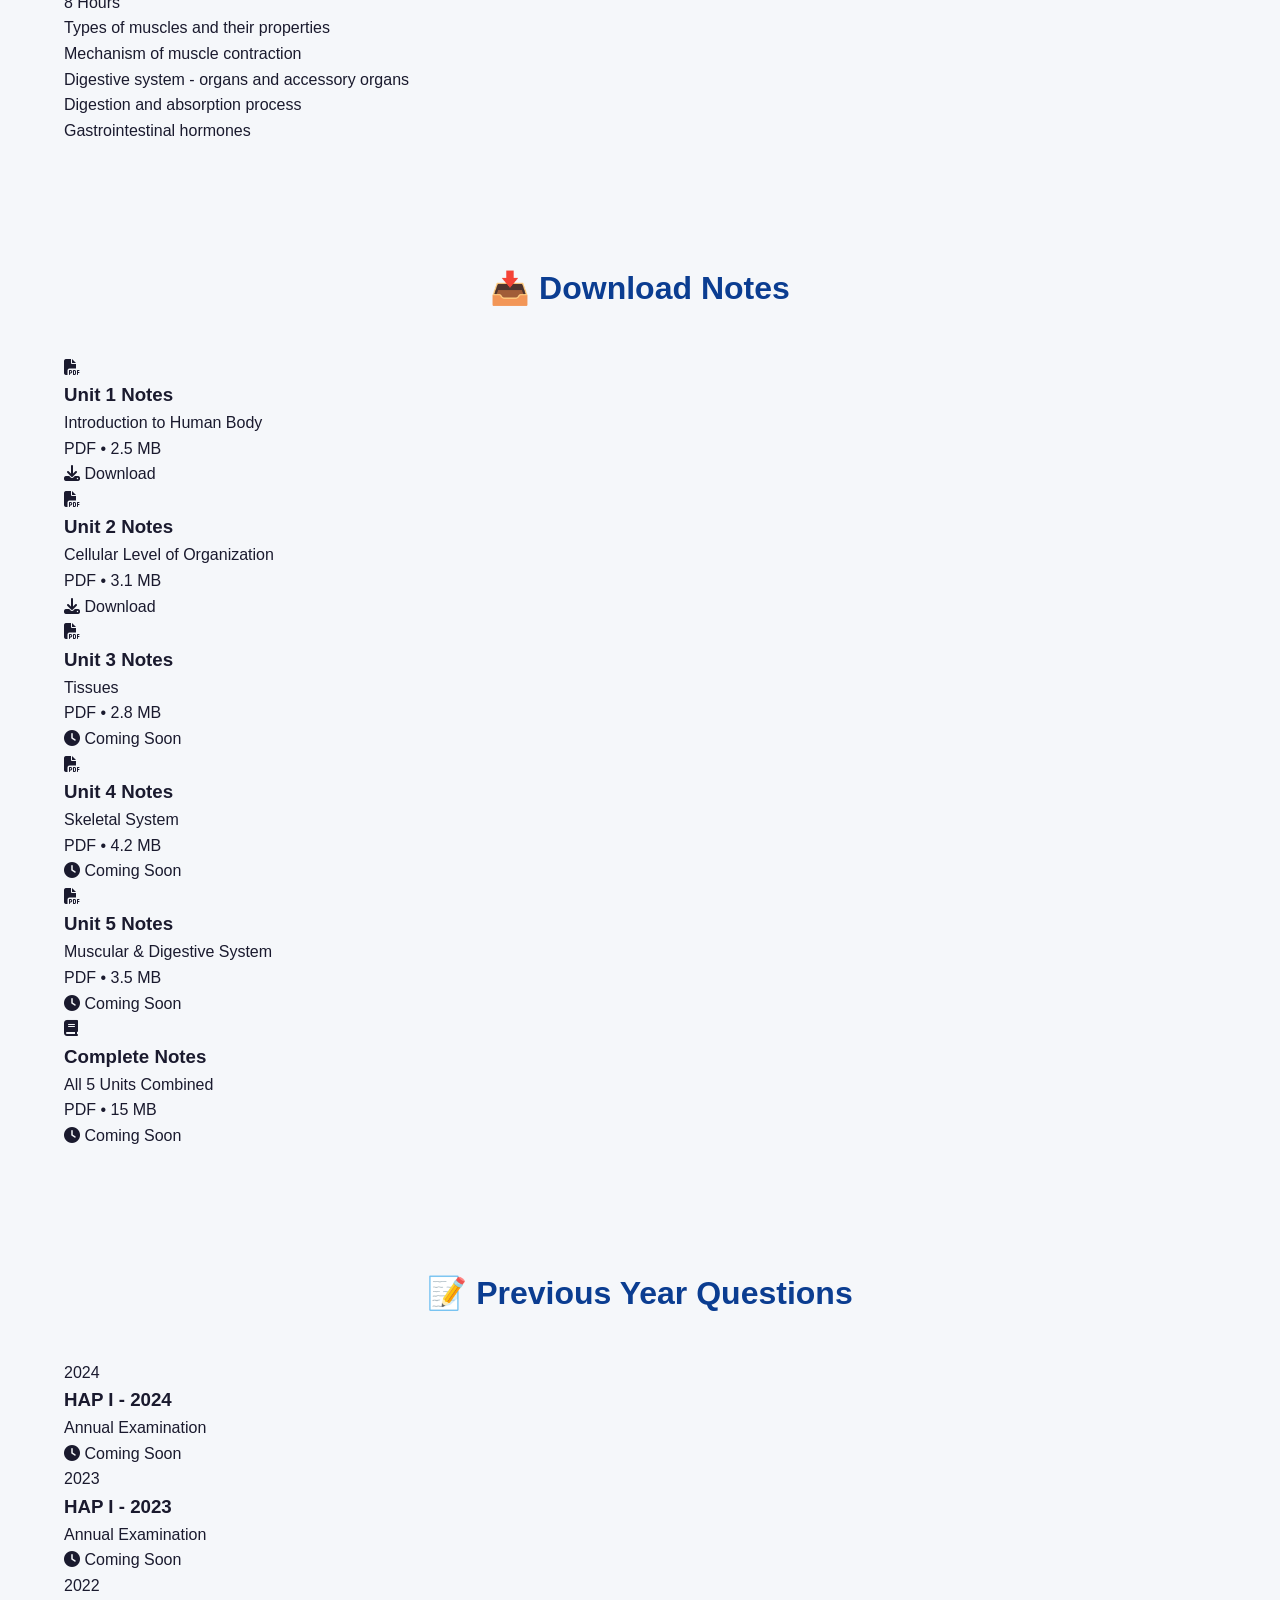
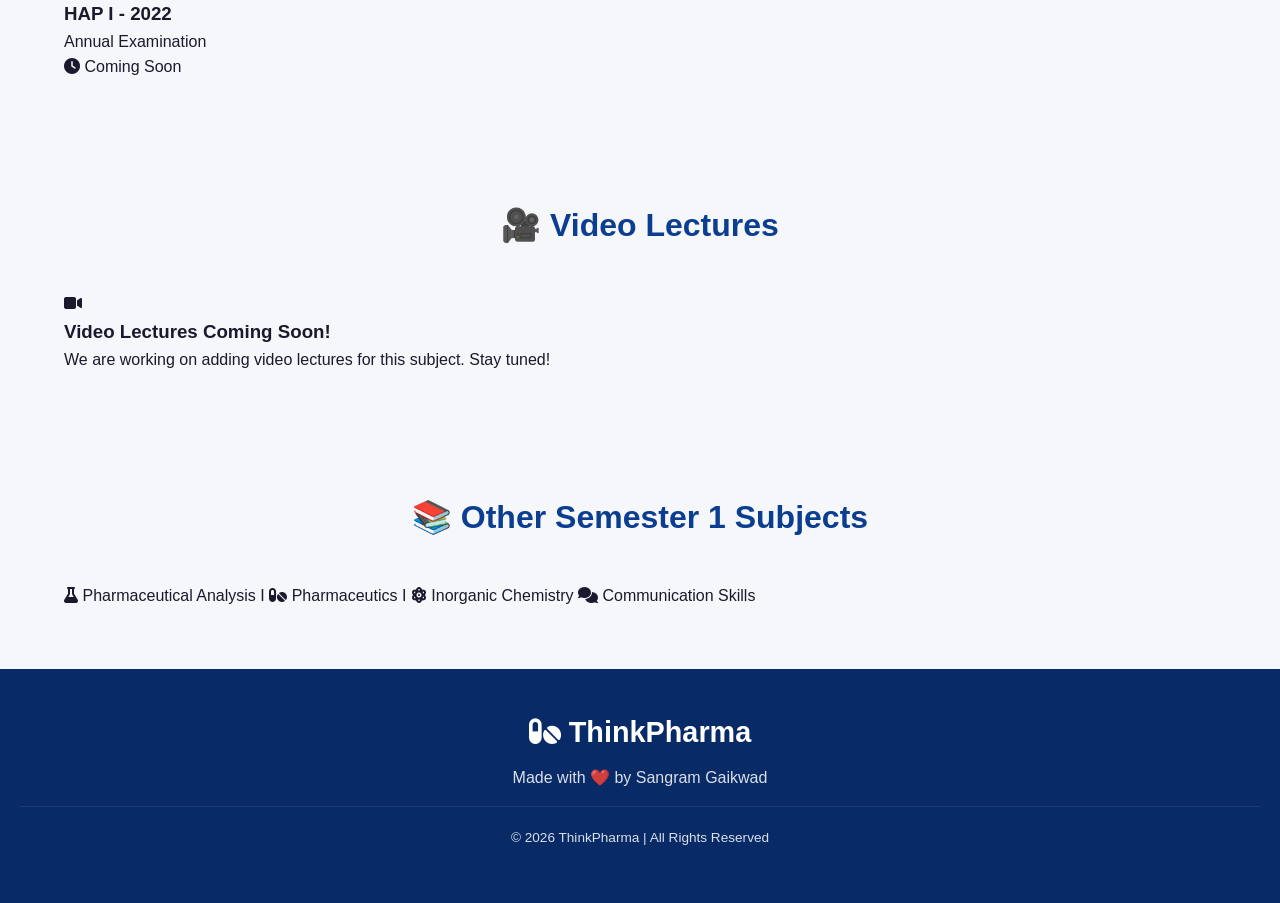
<file: subjects/sem1/hap.html>
<!DOCTYPE html>
<html lang="en">
<head>
    <meta charset="UTF-8">
    <meta name="viewport" content="width=device-width, initial-scale=1.0">
    <title>Human Anatomy & Physiology I - ThinkPharma</title>
    <link rel="stylesheet" href="../../style.css">
    <link rel="stylesheet" href="https://cdnjs.cloudflare.com/ajax/libs/font-awesome/6.4.0/css/all.min.css">
</head>
<body>

    <!-- Navigation Bar -->
    <nav class="navbar">
        <div class="nav-brand">
            <i class="fas fa-pills"></i> ThinkPharma
        </div>
        <ul class="nav-links">
            <li><a href="../../index.html">Home</a></li>
            <li><a href="../../index.html#semesters">Semesters</a></li>
            <li><a href="../../index.html#about">About</a></li>
            <li><a href="../../index.html#contact">Contact</a></li>
        </ul>
        <div class="hamburger">
            <span></span>
            <span></span>
            <span></span>
        </div>
    </nav>

    <!-- Subject Header -->
    <section class="subject-header">
        <div class="header-content">
            <a href="../../semesters/sem1.html" class="back-btn">
                <i class="fas fa-arrow-left"></i> Back to Semester 1
            </a>
            <span class="subject-badge">BP101T</span>
            <h1><i class="fas fa-heartbeat"></i> Human Anatomy & Physiology I</h1>
            <p>Theory | 4 Credits | 45 Hours</p>
            
            <div class="subject-meta">
                <div class="meta-item">
                    <i class="fas fa-layer-group"></i>
                    <span>5 Units</span>
                </div>
                <div class="meta-item">
                    <i class="fas fa-file-pdf"></i>
                    <span>Notes Available</span>
                </div>
                <div class="meta-item">
                    <i class="fas fa-question-circle"></i>
                    <span>PYQs Available</span>
                </div>
            </div>
        </div>
    </section>

    <!-- Quick Navigation Tabs -->
    <section class="tabs-section">
        <div class="tabs">
            <button class="tab-btn active" onclick="showTab('syllabus')">
                <i class="fas fa-list"></i> Syllabus
            </button>
            <button class="tab-btn" onclick="showTab('notes')">
                <i class="fas fa-file-pdf"></i> Notes
            </button>
            <button class="tab-btn" onclick="showTab('pyqs')">
                <i class="fas fa-question-circle"></i> PYQs
            </button>
            <button class="tab-btn" onclick="showTab('videos')">
                <i class="fas fa-video"></i> Videos
            </button>
        </div>
    </section>

    <!-- Tab Content: Syllabus -->
    <section class="tab-content" id="syllabus">
        <h2>📘 PCI Syllabus</h2>
        
        <!-- Unit 1 -->
        <div class="unit-card">
            <div class="unit-header">
                <span class="unit-number">Unit 1</span>
                <h3>Introduction to Human Body</h3>
                <span class="hours">10 Hours</span>
            </div>
            <div class="unit-content">
                <ul>
                    <li>Definition and scope of anatomy and physiology</li>
                    <li>Levels of structural organization</li>
                    <li>Basic life processes</li>
                    <li>Homeostasis and feedback mechanisms</li>
                    <li>Anatomical terminology</li>
                </ul>
            </div>
        </div>

        <!-- Unit 2 -->
        <div class="unit-card">
            <div class="unit-header">
                <span class="unit-number">Unit 2</span>
                <h3>Cellular Level of Organization</h3>
                <span class="hours">8 Hours</span>
            </div>
            <div class="unit-content">
                <ul>
                    <li>Structure and components of cell</li>
                    <li>Cell membrane and transport mechanisms</li>
                    <li>Cell division - Mitosis and Meiosis</li>
                    <li>Cellular organelles and their functions</li>
                    <li>Cell cycle and its regulation</li>
                </ul>
            </div>
        </div>

        <!-- Unit 3 -->
        <div class="unit-card">
            <div class="unit-header">
                <span class="unit-number">Unit 3</span>
                <h3>Tissues</h3>
                <span class="hours">9 Hours</span>
            </div>
            <div class="unit-content">
                <ul>
                    <li>Classification of tissues</li>
                    <li>Epithelial tissues - types and functions</li>
                    <li>Connective tissues - types and functions</li>
                    <li>Muscular tissues - types and functions</li>
                    <li>Nervous tissues - structure and functions</li>
                </ul>
            </div>
        </div>

        <!-- Unit 4 -->
        <div class="unit-card">
            <div class="unit-header">
                <span class="unit-number">Unit 4</span>
                <h3>Skeletal System</h3>
                <span class="hours">10 Hours</span>
            </div>
            <div class="unit-content">
                <ul>
                    <li>Bone tissue and bone formation</li>
                    <li>Classification of bones</li>
                    <li>Axial skeleton - skull, vertebral column, thoracic cage</li>
                    <li>Appendicular skeleton - limbs and girdles</li>
                    <li>Joints - classification and movements</li>
                </ul>
            </div>
        </div>

        <!-- Unit 5 -->
        <div class="unit-card">
            <div class="unit-header">
                <span class="unit-number">Unit 5</span>
                <h3>Muscular System & Digestive System</h3>
                <span class="hours">8 Hours</span>
            </div>
            <div class="unit-content">
                <ul>
                    <li>Types of muscles and their properties</li>
                    <li>Mechanism of muscle contraction</li>
                    <li>Digestive system - organs and accessory organs</li>
                    <li>Digestion and absorption process</li>
                    <li>Gastrointestinal hormones</li>
                </ul>
            </div>
        </div>
    </section>

    <!-- Tab Content: Notes -->
    <section class="tab-content hidden" id="notes">
        <h2>📥 Download Notes</h2>
        
        <div class="notes-grid">
            
            <!-- Unit 1 Notes -->
            <div class="note-card">
                <div class="note-icon">
                    <i class="fas fa-file-pdf"></i>
                </div>
                <div class="note-info">
                    <h3>Unit 1 Notes</h3>
                    <p>Introduction to Human Body</p>
                    <span class="file-size">PDF • 2.5 MB</span>
                </div>
                <a href="../../notes/sem1/hap_unit1.pdf" target="_blank" class="download-btn" onclick="trackDownload('hap_unit1.pdf')">
                    <i class="fas fa-download"></i> Download
                </a>
            </div>

            <!-- Unit 2 Notes -->
            <div class="note-card">
                <div class="note-icon">
                    <i class="fas fa-file-pdf"></i>
                </div>
                <div class="note-info">
                    <h3>Unit 2 Notes</h3>
                    <p>Cellular Level of Organization</p>
                    <span class="file-size">PDF • 3.1 MB</span>
                </div>
                <a href="../../notes/sem1/hap_unit2.pdf" target="_blank" class="download-btn" onclick="trackDownload('hap_unit2.pdf')">
                    <i class="fas fa-download"></i> Download
                </a>
            </div>

            <!-- Unit 3 Notes -->
            <div class="note-card">
                <div class="note-icon">
                    <i class="fas fa-file-pdf"></i>
                </div>
                <div class="note-info">
                    <h3>Unit 3 Notes</h3>
                    <p>Tissues</p>
                    <span class="file-size">PDF • 2.8 MB</span>
                </div>
                <a href="../../notes/sem1/hap_unit3.pdf" target="_blank" class="download-btn coming-soon-btn" disabled>
                    <i class="fas fa-clock"></i> Coming Soon
                </a>
            </div>

            <!-- Unit 4 Notes -->
            <div class="note-card">
                <div class="note-icon">
                    <i class="fas fa-file-pdf"></i>
                </div>
                <div class="note-info">
                    <h3>Unit 4 Notes</h3>
                    <p>Skeletal System</p>
                    <span class="file-size">PDF • 4.2 MB</span>
                </div>
                <a href="../../notes/sem1/hap_unit4.pdf" target="_blank" class="download-btn coming-soon-btn" disabled>
                    <i class="fas fa-clock"></i> Coming Soon
                </a>
            </div>

            <!-- Unit 5 Notes -->
            <div class="note-card">
                <div class="note-icon">
                    <i class="fas fa-file-pdf"></i>
                </div>
                <div class="note-info">
                    <h3>Unit 5 Notes</h3>
                    <p>Muscular & Digestive System</p>
                    <span class="file-size">PDF • 3.5 MB</span>
                </div>
                <a href="../../notes/sem1/hap_unit5.pdf" target="_blank" class="download-btn coming-soon-btn" disabled>
                    <i class="fas fa-clock"></i> Coming Soon
                </a>
            </div>

            <!-- Complete Notes -->
            <div class="note-card highlight">
                <div class="note-icon">
                    <i class="fas fa-book"></i>
                </div>
                <div class="note-info">
                    <h3>Complete Notes</h3>
                    <p>All 5 Units Combined</p>
                    <span class="file-size">PDF • 15 MB</span>
                </div>
                <a href="../../notes/sem1/hap_complete.pdf" target="_blank" class="download-btn coming-soon-btn" disabled>
                    <i class="fas fa-clock"></i> Coming Soon
                </a>
            </div>

        </div>
    </section>

    <!-- Tab Content: PYQs -->
    <section class="tab-content hidden" id="pyqs">
        <h2>📝 Previous Year Questions</h2>
        
        <div class="pyq-grid">
            
            <div class="pyq-card">
                <div class="pyq-year">2024</div>
                <div class="pyq-info">
                    <h3>HAP I - 2024</h3>
                    <p>Annual Examination</p>
                </div>
                <a href="#" class="download-btn coming-soon-btn">
                    <i class="fas fa-clock"></i> Coming Soon
                </a>
            </div>

            <div class="pyq-card">
                <div class="pyq-year">2023</div>
                <div class="pyq-info">
                    <h3>HAP I - 2023</h3>
                    <p>Annual Examination</p>
                </div>
                <a href="#" class="download-btn coming-soon-btn">
                    <i class="fas fa-clock"></i> Coming Soon
                </a>
            </div>

            <div class="pyq-card">
                <div class="pyq-year">2022</div>
                <div class="pyq-info">
                    <h3>HAP I - 2022</h3>
                    <p>Annual Examination</p>
                </div>
                <a href="#" class="download-btn coming-soon-btn">
                    <i class="fas fa-clock"></i> Coming Soon
                </a>
            </div>

        </div>
    </section>

    <!-- Tab Content: Videos -->
    <section class="tab-content hidden" id="videos">
        <h2>🎥 Video Lectures</h2>
        
        <div class="video-notice">
            <i class="fas fa-video"></i>
            <h3>Video Lectures Coming Soon!</h3>
            <p>We are working on adding video lectures for this subject. Stay tuned!</p>
        </div>
    </section>

    <!-- Related Subjects -->
    <section class="related-subjects">
        <h2>📚 Other Semester 1 Subjects</h2>
        <div class="related-grid">
            <a href="analysis.html" class="related-card">
                <i class="fas fa-flask"></i>
                <span>Pharmaceutical Analysis I</span>
            </a>
            <a href="pharmaceutics.html" class="related-card">
                <i class="fas fa-pills"></i>
                <span>Pharmaceutics I</span>
            </a>
            <a href="inorganic.html" class="related-card">
                <i class="fas fa-atom"></i>
                <span>Inorganic Chemistry</span>
            </a>
            <a href="communication.html" class="related-card">
                <i class="fas fa-comments"></i>
                <span>Communication Skills</span>
            </a>
        </div>
    </section>

    <!-- Footer -->
    <footer>
        <div class="footer-content">
            <h3><i class="fas fa-pills"></i> ThinkPharma</h3>
            <p>Made with ❤️ by Sangram Gaikwad</p>
            <p class="copyright">© 2026 ThinkPharma | All Rights Reserved</p>
        </div>
    </footer>

    <script src="../../script.js"></script>
</body>
</html>
</file>
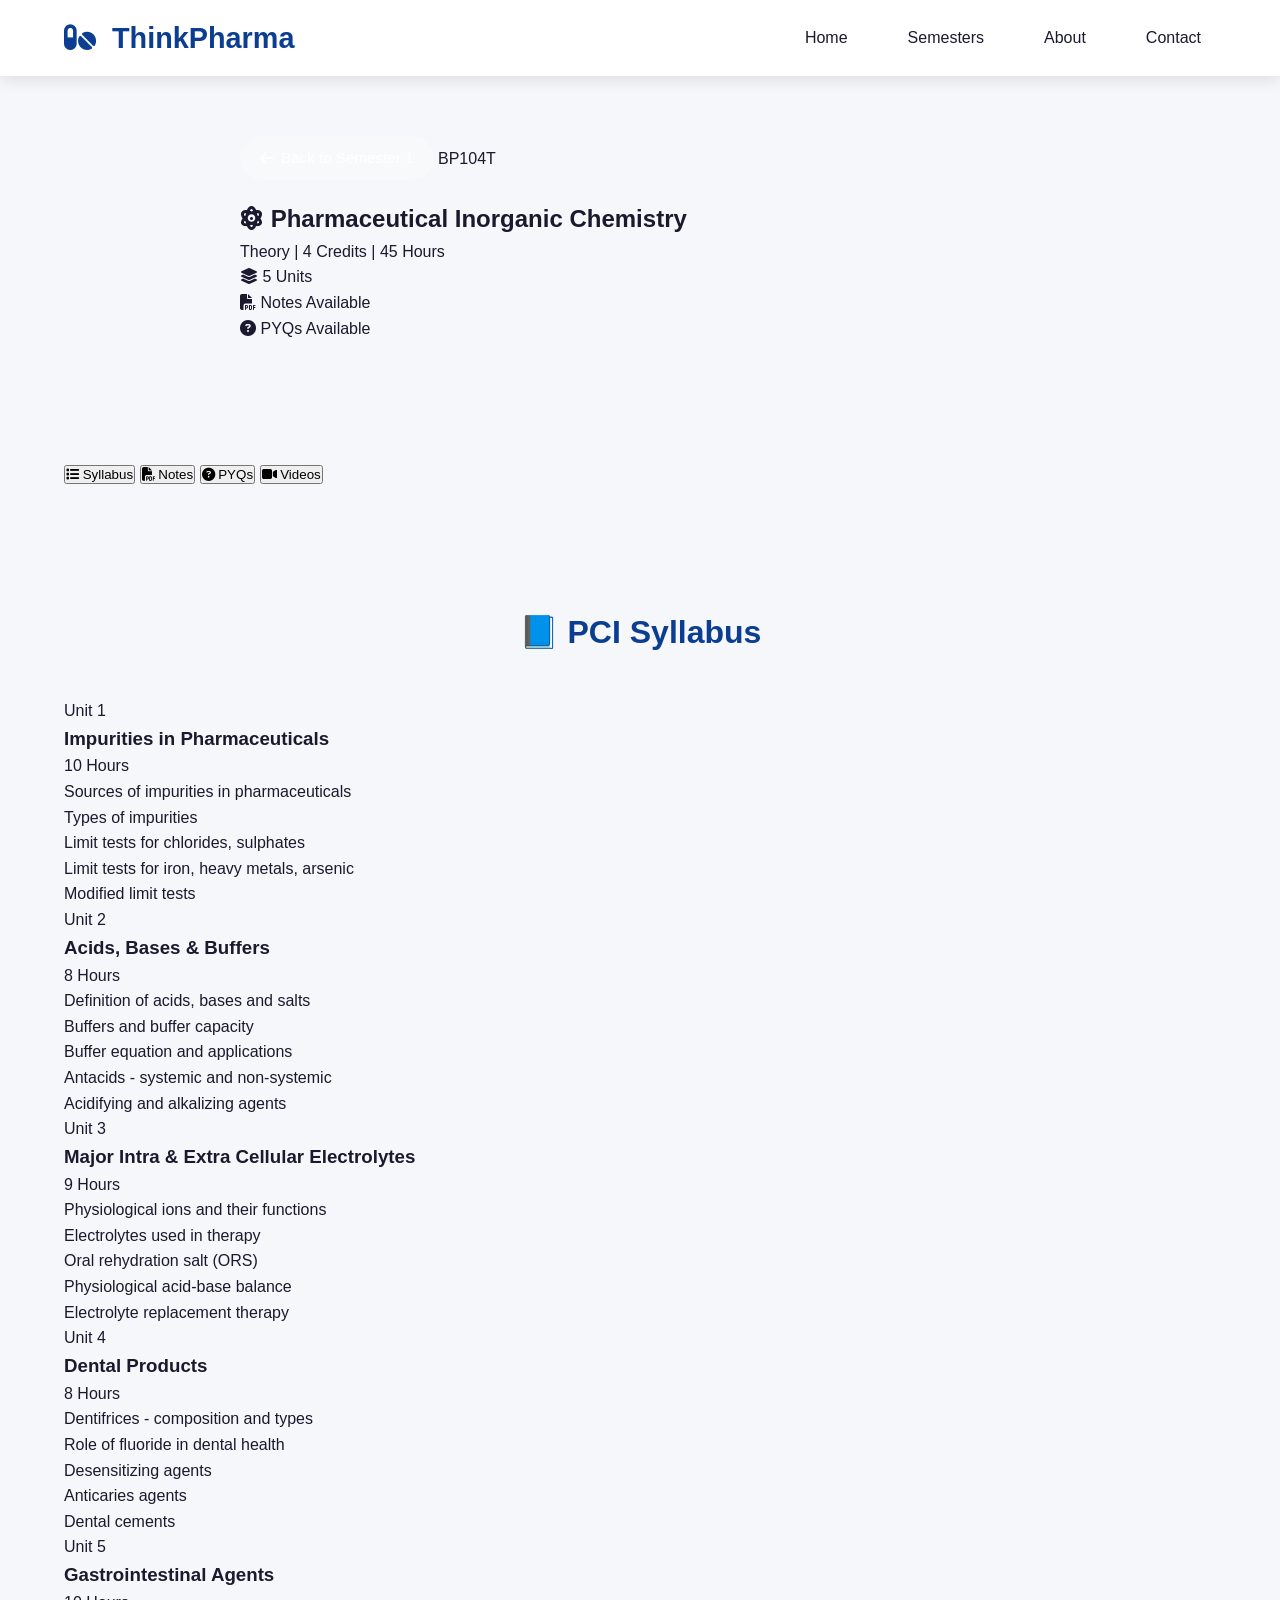
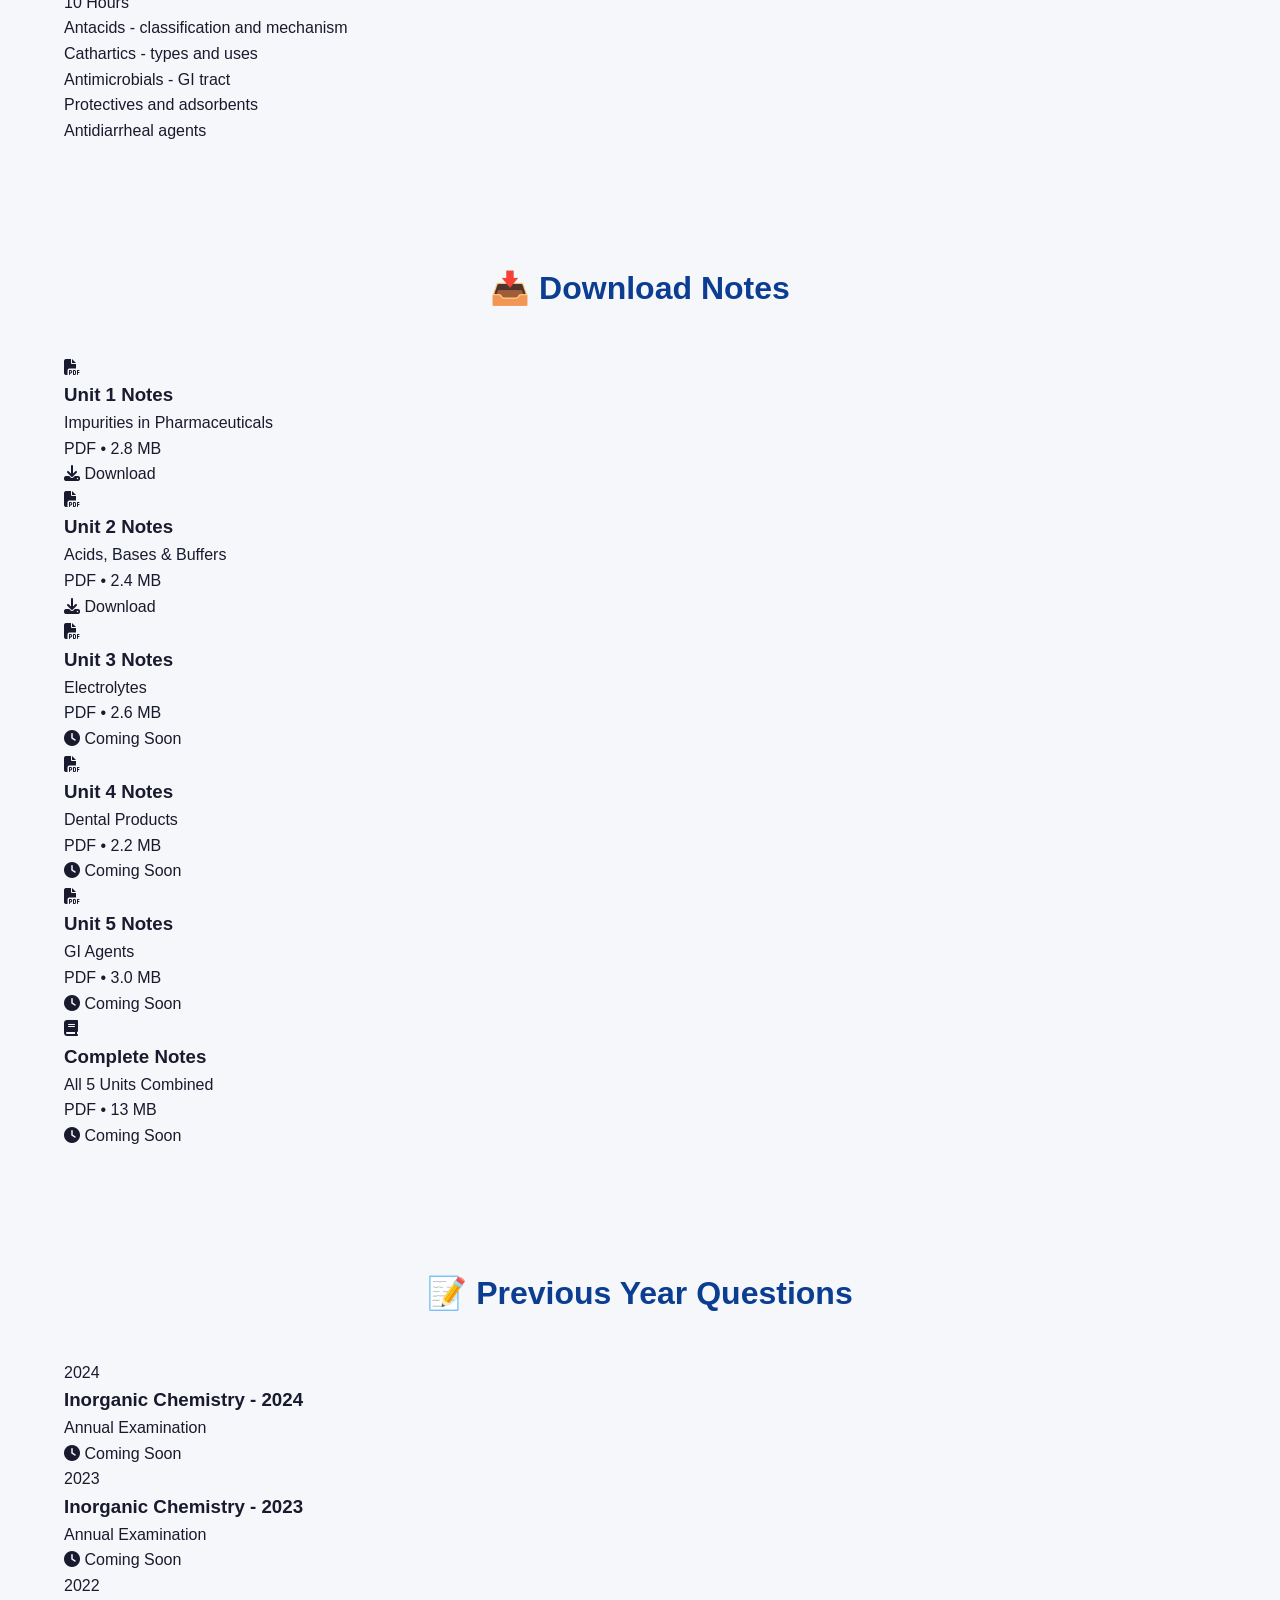
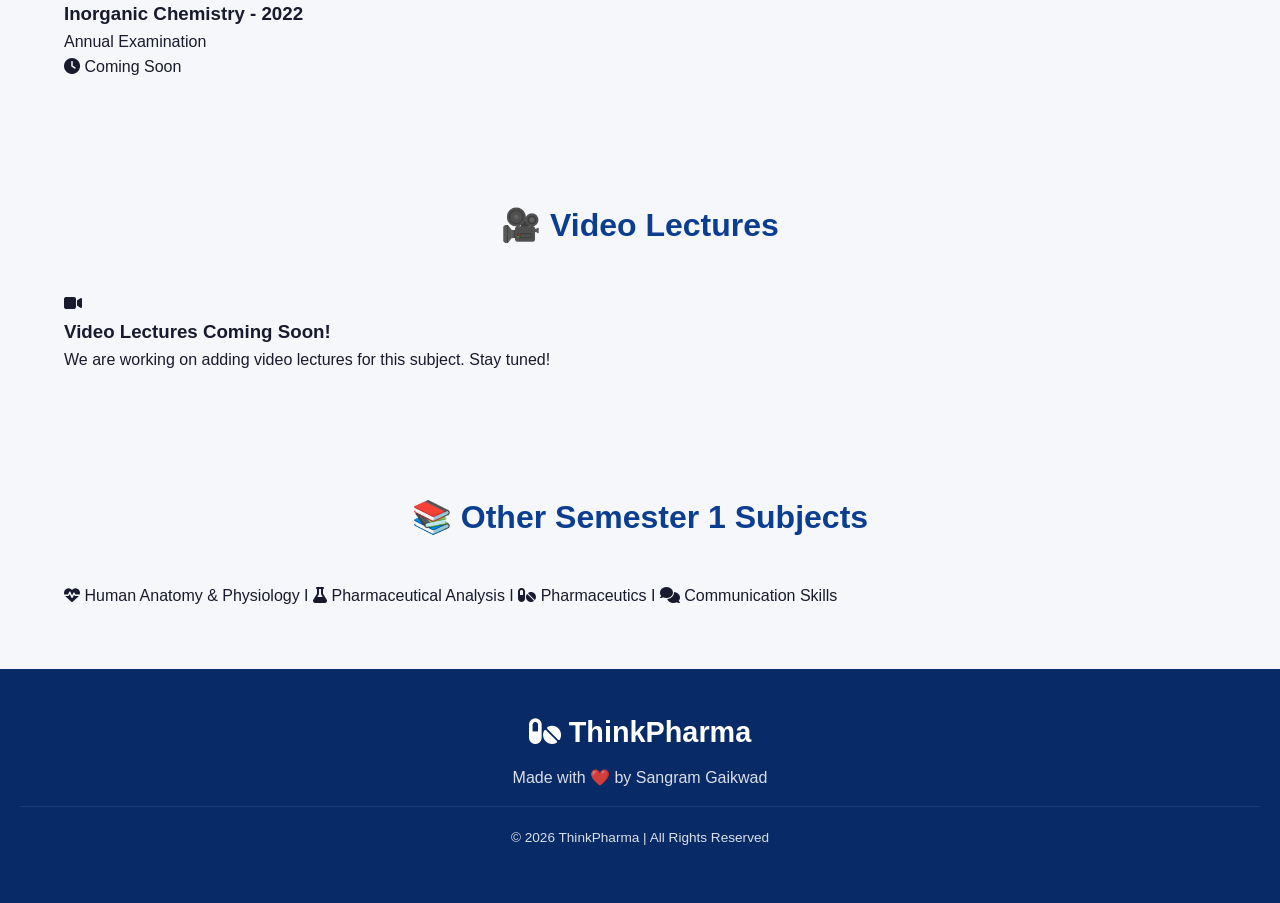
<file: subjects/sem1/inorganic.html>
<!DOCTYPE html>
<html lang="en">
<head>
    <meta charset="UTF-8">
    <meta name="viewport" content="width=device-width, initial-scale=1.0">
    <title>Pharmaceutical Inorganic Chemistry - ThinkPharma</title>
    <link rel="stylesheet" href="../../style.css">
    <link rel="stylesheet" href="https://cdnjs.cloudflare.com/ajax/libs/font-awesome/6.4.0/css/all.min.css">
</head>
<body>

    <!-- Navigation Bar -->
    <nav class="navbar">
        <div class="nav-brand">
            <i class="fas fa-pills"></i> ThinkPharma
        </div>
        <ul class="nav-links">
            <li><a href="../../index.html">Home</a></li>
            <li><a href="../../index.html#semesters">Semesters</a></li>
            <li><a href="../../index.html#about">About</a></li>
            <li><a href="../../index.html#contact">Contact</a></li>
        </ul>
        <div class="hamburger">
            <span></span>
            <span></span>
            <span></span>
        </div>
    </nav>

    <!-- Subject Header -->
    <section class="subject-header">
        <div class="header-content">
            <a href="../../semesters/sem1.html" class="back-btn">
                <i class="fas fa-arrow-left"></i> Back to Semester 1
            </a>
            <span class="subject-badge">BP104T</span>
            <h1><i class="fas fa-atom"></i> Pharmaceutical Inorganic Chemistry</h1>
            <p>Theory | 4 Credits | 45 Hours</p>
            
            <div class="subject-meta">
                <div class="meta-item">
                    <i class="fas fa-layer-group"></i>
                    <span>5 Units</span>
                </div>
                <div class="meta-item">
                    <i class="fas fa-file-pdf"></i>
                    <span>Notes Available</span>
                </div>
                <div class="meta-item">
                    <i class="fas fa-question-circle"></i>
                    <span>PYQs Available</span>
                </div>
            </div>
        </div>
    </section>

    <!-- Quick Navigation Tabs -->
    <section class="tabs-section">
        <div class="tabs">
            <button class="tab-btn active" onclick="showTab('syllabus')">
                <i class="fas fa-list"></i> Syllabus
            </button>
            <button class="tab-btn" onclick="showTab('notes')">
                <i class="fas fa-file-pdf"></i> Notes
            </button>
            <button class="tab-btn" onclick="showTab('pyqs')">
                <i class="fas fa-question-circle"></i> PYQs
            </button>
            <button class="tab-btn" onclick="showTab('videos')">
                <i class="fas fa-video"></i> Videos
            </button>
        </div>
    </section>

    <!-- Tab Content: Syllabus -->
    <section class="tab-content" id="syllabus">
        <h2>📘 PCI Syllabus</h2>
        
        <!-- Unit 1 -->
        <div class="unit-card">
            <div class="unit-header">
                <span class="unit-number">Unit 1</span>
                <h3>Impurities in Pharmaceuticals</h3>
                <span class="hours">10 Hours</span>
            </div>
            <div class="unit-content">
                <ul>
                    <li>Sources of impurities in pharmaceuticals</li>
                    <li>Types of impurities</li>
                    <li>Limit tests for chlorides, sulphates</li>
                    <li>Limit tests for iron, heavy metals, arsenic</li>
                    <li>Modified limit tests</li>
                </ul>
            </div>
        </div>

        <!-- Unit 2 -->
        <div class="unit-card">
            <div class="unit-header">
                <span class="unit-number">Unit 2</span>
                <h3>Acids, Bases & Buffers</h3>
                <span class="hours">8 Hours</span>
            </div>
            <div class="unit-content">
                <ul>
                    <li>Definition of acids, bases and salts</li>
                    <li>Buffers and buffer capacity</li>
                    <li>Buffer equation and applications</li>
                    <li>Antacids - systemic and non-systemic</li>
                    <li>Acidifying and alkalizing agents</li>
                </ul>
            </div>
        </div>

        <!-- Unit 3 -->
        <div class="unit-card">
            <div class="unit-header">
                <span class="unit-number">Unit 3</span>
                <h3>Major Intra & Extra Cellular Electrolytes</h3>
                <span class="hours">9 Hours</span>
            </div>
            <div class="unit-content">
                <ul>
                    <li>Physiological ions and their functions</li>
                    <li>Electrolytes used in therapy</li>
                    <li>Oral rehydration salt (ORS)</li>
                    <li>Physiological acid-base balance</li>
                    <li>Electrolyte replacement therapy</li>
                </ul>
            </div>
        </div>

        <!-- Unit 4 -->
        <div class="unit-card">
            <div class="unit-header">
                <span class="unit-number">Unit 4</span>
                <h3>Dental Products</h3>
                <span class="hours">8 Hours</span>
            </div>
            <div class="unit-content">
                <ul>
                    <li>Dentifrices - composition and types</li>
                    <li>Role of fluoride in dental health</li>
                    <li>Desensitizing agents</li>
                    <li>Anticaries agents</li>
                    <li>Dental cements</li>
                </ul>
            </div>
        </div>

        <!-- Unit 5 -->
        <div class="unit-card">
            <div class="unit-header">
                <span class="unit-number">Unit 5</span>
                <h3>Gastrointestinal Agents</h3>
                <span class="hours">10 Hours</span>
            </div>
            <div class="unit-content">
                <ul>
                    <li>Antacids - classification and mechanism</li>
                    <li>Cathartics - types and uses</li>
                    <li>Antimicrobials - GI tract</li>
                    <li>Protectives and adsorbents</li>
                    <li>Antidiarrheal agents</li>
                </ul>
            </div>
        </div>
    </section>

    <!-- Tab Content: Notes -->
    <section class="tab-content hidden" id="notes">
        <h2>📥 Download Notes</h2>
        
        <div class="notes-grid">
            
            <div class="note-card">
                <div class="note-icon">
                    <i class="fas fa-file-pdf"></i>
                </div>
                <div class="note-info">
                    <h3>Unit 1 Notes</h3>
                    <p>Impurities in Pharmaceuticals</p>
                    <span class="file-size">PDF • 2.8 MB</span>
                </div>
                <a href="../../notes/sem1/inorganic_unit1.pdf" target="_blank" class="download-btn">
                    <i class="fas fa-download"></i> Download
                </a>
            </div>

            <div class="note-card">
                <div class="note-icon">
                    <i class="fas fa-file-pdf"></i>
                </div>
                <div class="note-info">
                    <h3>Unit 2 Notes</h3>
                    <p>Acids, Bases & Buffers</p>
                    <span class="file-size">PDF • 2.4 MB</span>
                </div>
                <a href="../../notes/sem1/inorganic_unit2.pdf" target="_blank" class="download-btn">
                    <i class="fas fa-download"></i> Download
                </a>
            </div>

            <div class="note-card">
                <div class="note-icon">
                    <i class="fas fa-file-pdf"></i>
                </div>
                <div class="note-info">
                    <h3>Unit 3 Notes</h3>
                    <p>Electrolytes</p>
                    <span class="file-size">PDF • 2.6 MB</span>
                </div>
                <a href="../../notes/sem1/inorganic_unit3.pdf" target="_blank" class="download-btn coming-soon-btn">
                    <i class="fas fa-clock"></i> Coming Soon
                </a>
            </div>

            <div class="note-card">
                <div class="note-icon">
                    <i class="fas fa-file-pdf"></i>
                </div>
                <div class="note-info">
                    <h3>Unit 4 Notes</h3>
                    <p>Dental Products</p>
                    <span class="file-size">PDF • 2.2 MB</span>
                </div>
                <a href="../../notes/sem1/inorganic_unit4.pdf" target="_blank" class="download-btn coming-soon-btn">
                    <i class="fas fa-clock"></i> Coming Soon
                </a>
            </div>

            <div class="note-card">
                <div class="note-icon">
                    <i class="fas fa-file-pdf"></i>
                </div>
                <div class="note-info">
                    <h3>Unit 5 Notes</h3>
                    <p>GI Agents</p>
                    <span class="file-size">PDF • 3.0 MB</span>
                </div>
                <a href="../../notes/sem1/inorganic_unit5.pdf" target="_blank" class="download-btn coming-soon-btn">
                    <i class="fas fa-clock"></i> Coming Soon
                </a>
            </div>

            <div class="note-card highlight">
                <div class="note-icon">
                    <i class="fas fa-book"></i>
                </div>
                <div class="note-info">
                    <h3>Complete Notes</h3>
                    <p>All 5 Units Combined</p>
                    <span class="file-size">PDF • 13 MB</span>
                </div>
                <a href="../../notes/sem1/inorganic_complete.pdf" target="_blank" class="download-btn coming-soon-btn">
                    <i class="fas fa-clock"></i> Coming Soon
                </a>
            </div>

        </div>
    </section>

    <!-- Tab Content: PYQs -->
    <section class="tab-content hidden" id="pyqs">
        <h2>📝 Previous Year Questions</h2>
        
        <div class="pyq-grid">
            
            <div class="pyq-card">
                <div class="pyq-year">2024</div>
                <div class="pyq-info">
                    <h3>Inorganic Chemistry - 2024</h3>
                    <p>Annual Examination</p>
                </div>
                <a href="#" class="download-btn coming-soon-btn">
                    <i class="fas fa-clock"></i> Coming Soon
                </a>
            </div>

            <div class="pyq-card">
                <div class="pyq-year">2023</div>
                <div class="pyq-info">
                    <h3>Inorganic Chemistry - 2023</h3>
                    <p>Annual Examination</p>
                </div>
                <a href="#" class="download-btn coming-soon-btn">
                    <i class="fas fa-clock"></i> Coming Soon
                </a>
            </div>

            <div class="pyq-card">
                <div class="pyq-year">2022</div>
                <div class="pyq-info">
                    <h3>Inorganic Chemistry - 2022</h3>
                    <p>Annual Examination</p>
                </div>
                <a href="#" class="download-btn coming-soon-btn">
                    <i class="fas fa-clock"></i> Coming Soon
                </a>
            </div>

        </div>
    </section>

    <!-- Tab Content: Videos -->
    <section class="tab-content hidden" id="videos">
        <h2>🎥 Video Lectures</h2>
        
        <div class="video-notice">
            <i class="fas fa-video"></i>
            <h3>Video Lectures Coming Soon!</h3>
            <p>We are working on adding video lectures for this subject. Stay tuned!</p>
        </div>
    </section>

    <!-- Related Subjects -->
    <section class="related-subjects">
        <h2>📚 Other Semester 1 Subjects</h2>
        <div class="related-grid">
            <a href="hap.html" class="related-card">
                <i class="fas fa-heartbeat"></i>
                <span>Human Anatomy & Physiology I</span>
            </a>
            <a href="analysis.html" class="related-card">
                <i class="fas fa-flask"></i>
                <span>Pharmaceutical Analysis I</span>
            </a>
            <a href="pharmaceutics.html" class="related-card">
                <i class="fas fa-pills"></i>
                <span>Pharmaceutics I</span>
            </a>
            <a href="communication.html" class="related-card">
                <i class="fas fa-comments"></i>
                <span>Communication Skills</span>
            </a>
        </div>
    </section>

    <!-- Footer -->
    <footer>
        <div class="footer-content">
            <h3><i class="fas fa-pills"></i> ThinkPharma</h3>
            <p>Made with ❤️ by Sangram Gaikwad</p>
            <p class="copyright">© 2026 ThinkPharma | All Rights Reserved</p>
        </div>
    </footer>

    <script src="../../script.js"></script>
</body>
</html>
</file>
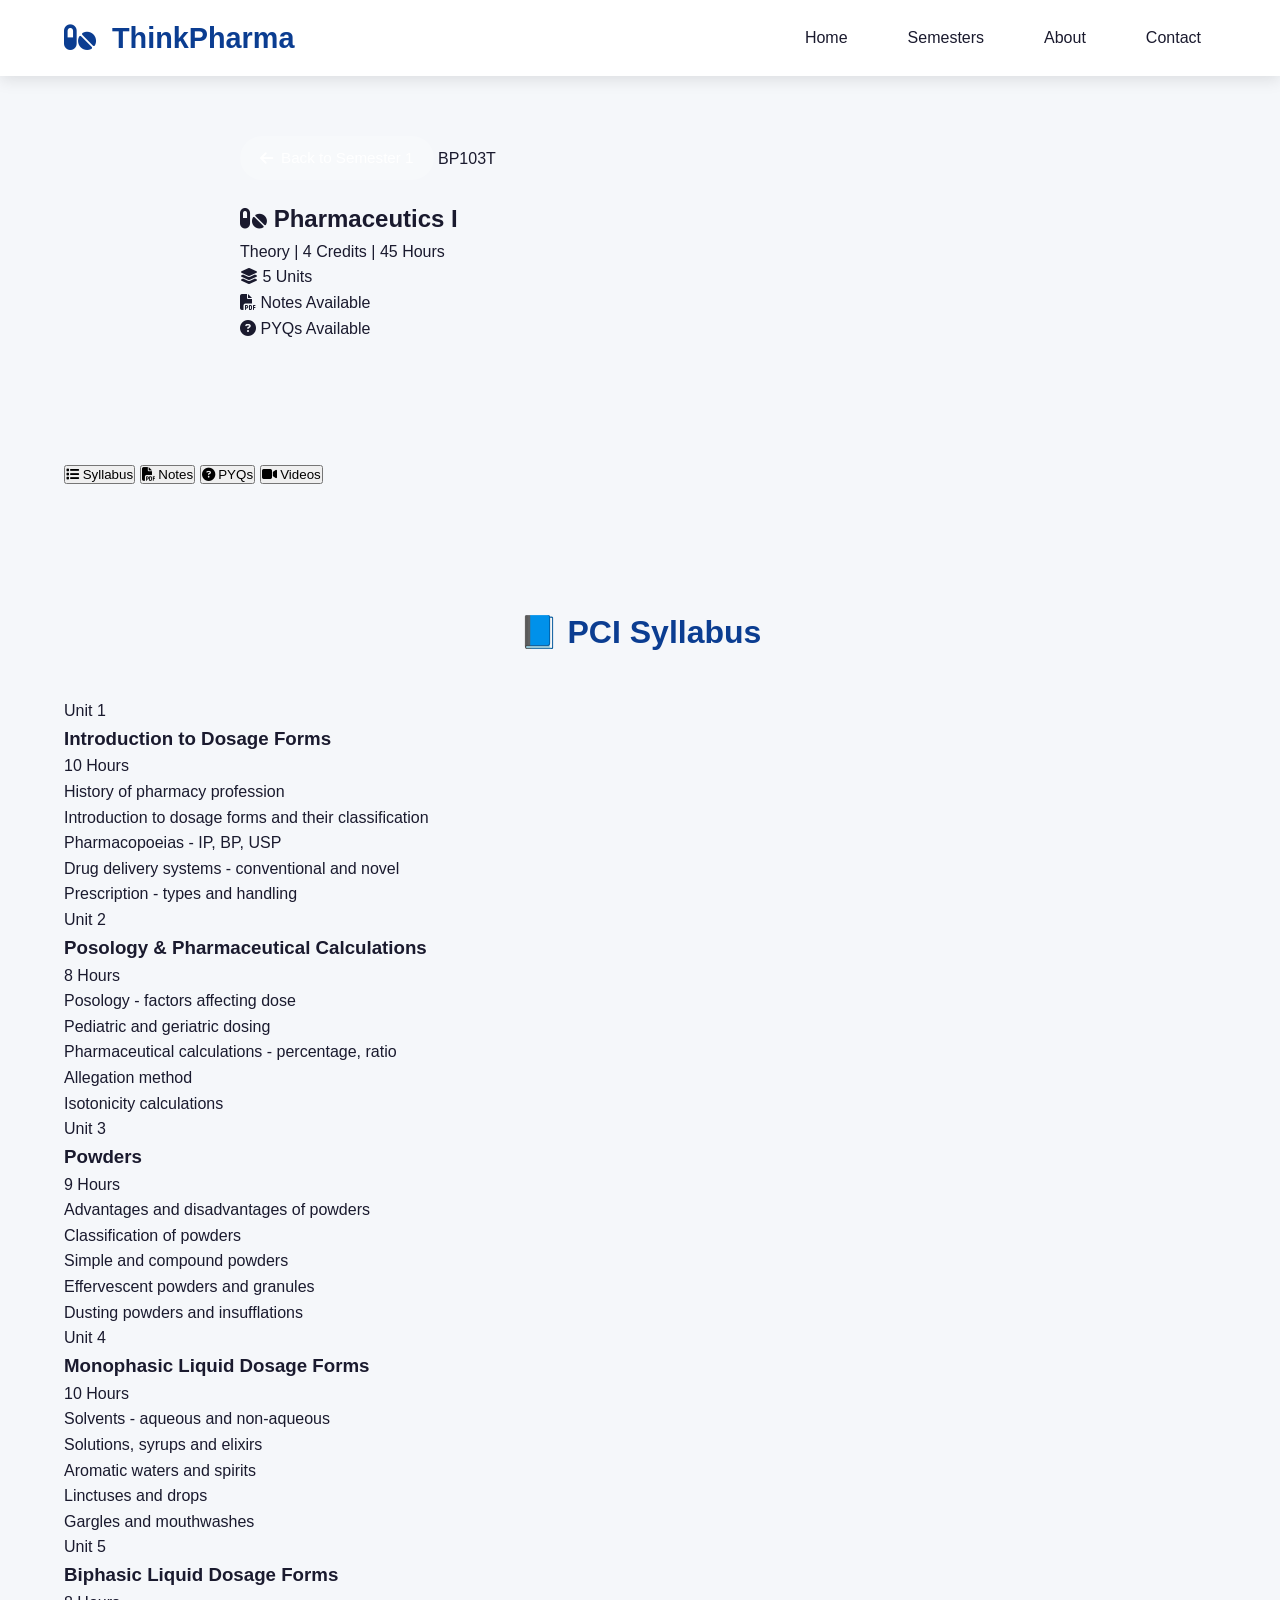
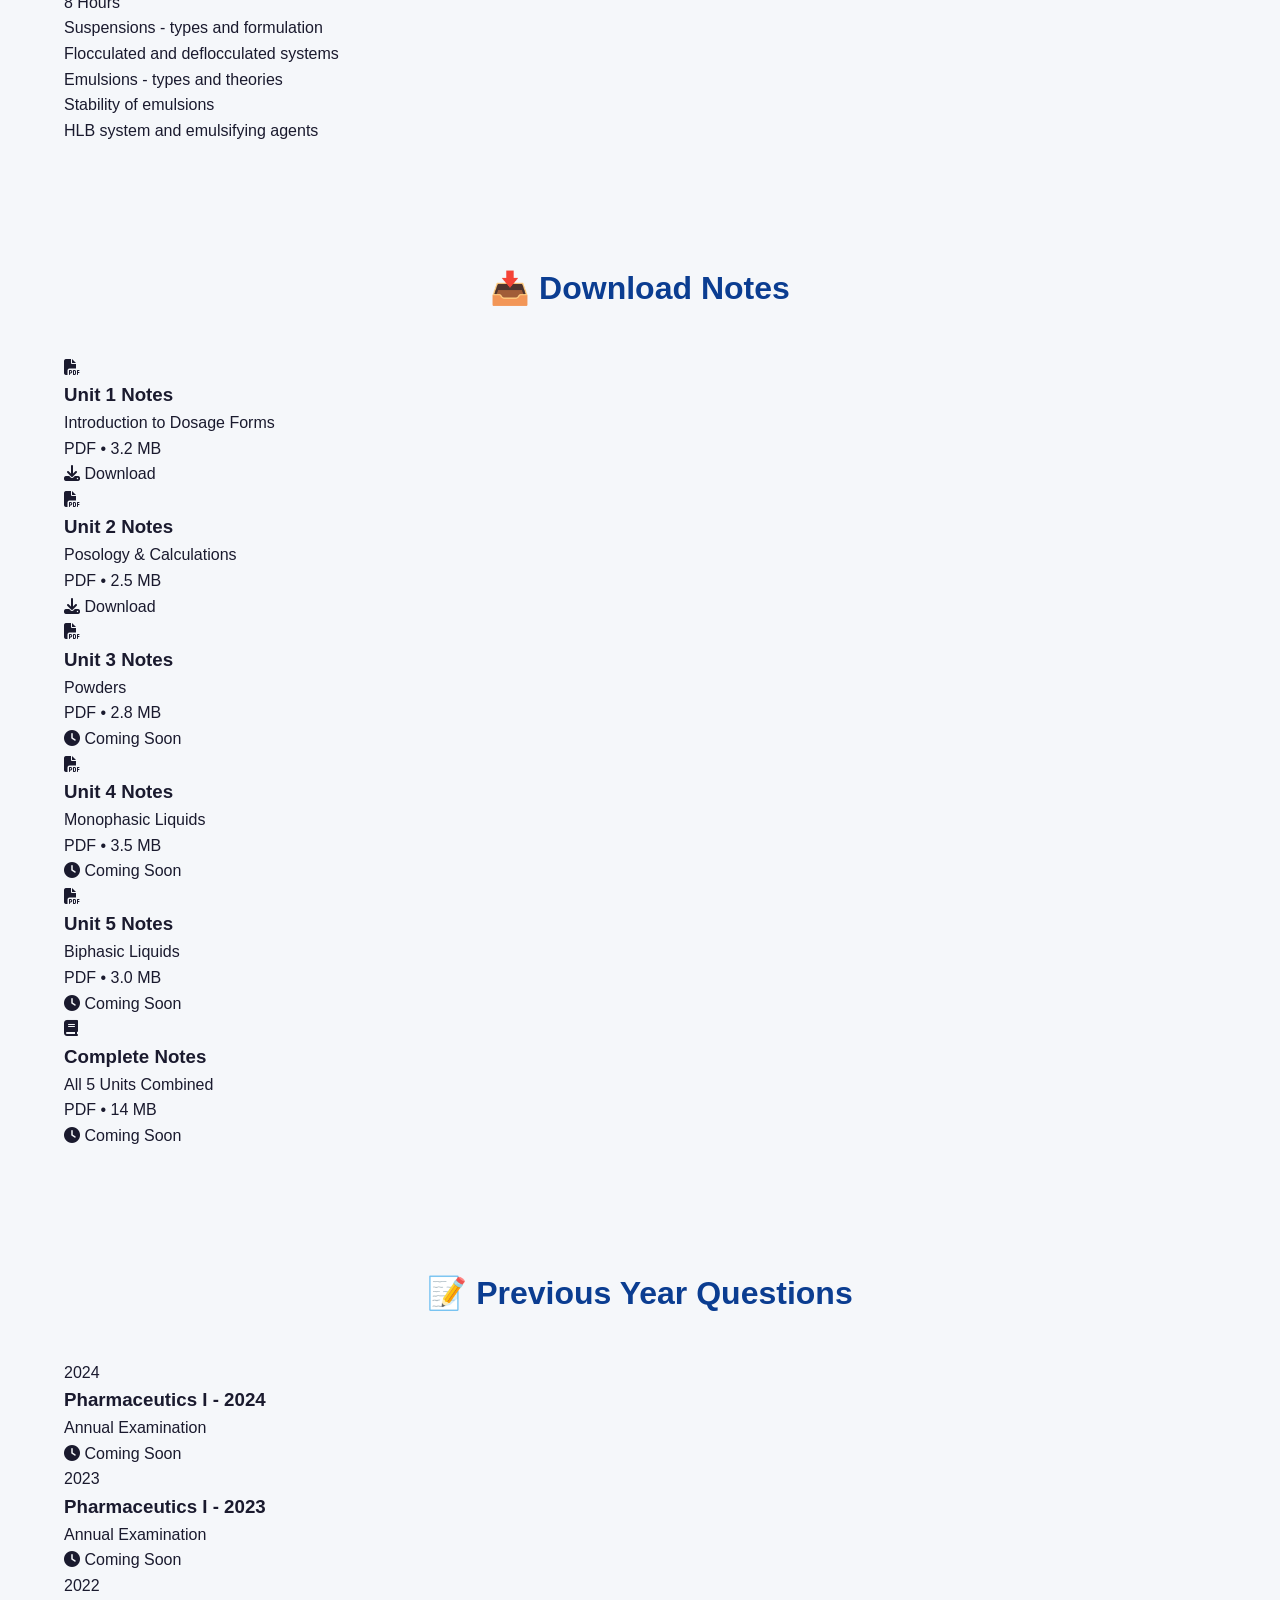
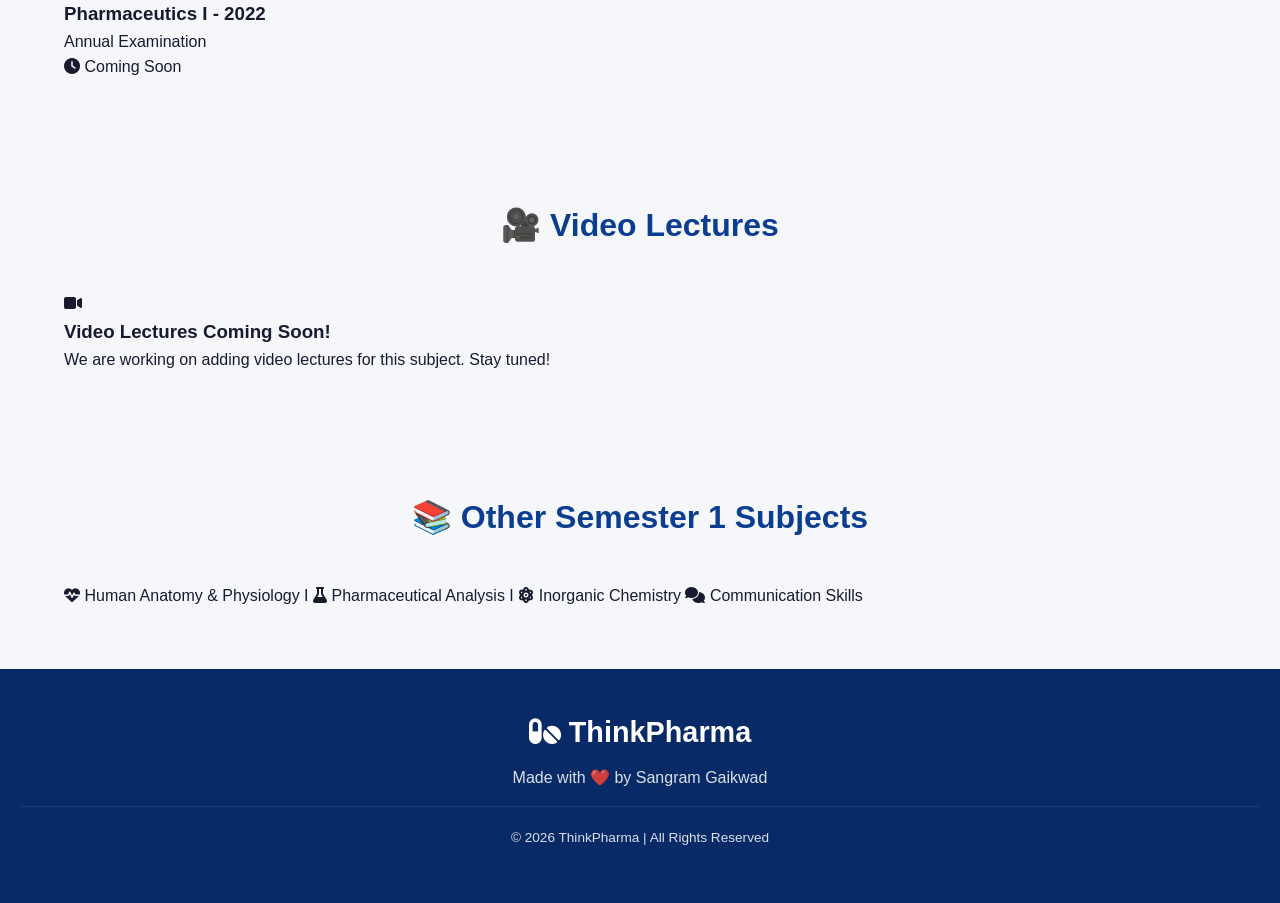
<file: subjects/sem1/pharmaceutics.html>
<!DOCTYPE html>
<html lang="en">
<head>
    <meta charset="UTF-8">
    <meta name="viewport" content="width=device-width, initial-scale=1.0">
    <title>Pharmaceutics I - ThinkPharma</title>
    <link rel="stylesheet" href="../../style.css">
    <link rel="stylesheet" href="https://cdnjs.cloudflare.com/ajax/libs/font-awesome/6.4.0/css/all.min.css">
</head>
<body>

    <!-- Navigation Bar -->
    <nav class="navbar">
        <div class="nav-brand">
            <i class="fas fa-pills"></i> ThinkPharma
        </div>
        <ul class="nav-links">
            <li><a href="../../index.html">Home</a></li>
            <li><a href="../../index.html#semesters">Semesters</a></li>
            <li><a href="../../index.html#about">About</a></li>
            <li><a href="../../index.html#contact">Contact</a></li>
        </ul>
        <div class="hamburger">
            <span></span>
            <span></span>
            <span></span>
        </div>
    </nav>

    <!-- Subject Header -->
    <section class="subject-header">
        <div class="header-content">
            <a href="../../semesters/sem1.html" class="back-btn">
                <i class="fas fa-arrow-left"></i> Back to Semester 1
            </a>
            <span class="subject-badge">BP103T</span>
            <h1><i class="fas fa-pills"></i> Pharmaceutics I</h1>
            <p>Theory | 4 Credits | 45 Hours</p>
            
            <div class="subject-meta">
                <div class="meta-item">
                    <i class="fas fa-layer-group"></i>
                    <span>5 Units</span>
                </div>
                <div class="meta-item">
                    <i class="fas fa-file-pdf"></i>
                    <span>Notes Available</span>
                </div>
                <div class="meta-item">
                    <i class="fas fa-question-circle"></i>
                    <span>PYQs Available</span>
                </div>
            </div>
        </div>
    </section>

    <!-- Quick Navigation Tabs -->
    <section class="tabs-section">
        <div class="tabs">
            <button class="tab-btn active" onclick="showTab('syllabus')">
                <i class="fas fa-list"></i> Syllabus
            </button>
            <button class="tab-btn" onclick="showTab('notes')">
                <i class="fas fa-file-pdf"></i> Notes
            </button>
            <button class="tab-btn" onclick="showTab('pyqs')">
                <i class="fas fa-question-circle"></i> PYQs
            </button>
            <button class="tab-btn" onclick="showTab('videos')">
                <i class="fas fa-video"></i> Videos
            </button>
        </div>
    </section>

    <!-- Tab Content: Syllabus -->
    <section class="tab-content" id="syllabus">
        <h2>📘 PCI Syllabus</h2>
        
        <!-- Unit 1 -->
        <div class="unit-card">
            <div class="unit-header">
                <span class="unit-number">Unit 1</span>
                <h3>Introduction to Dosage Forms</h3>
                <span class="hours">10 Hours</span>
            </div>
            <div class="unit-content">
                <ul>
                    <li>History of pharmacy profession</li>
                    <li>Introduction to dosage forms and their classification</li>
                    <li>Pharmacopoeias - IP, BP, USP</li>
                    <li>Drug delivery systems - conventional and novel</li>
                    <li>Prescription - types and handling</li>
                </ul>
            </div>
        </div>

        <!-- Unit 2 -->
        <div class="unit-card">
            <div class="unit-header">
                <span class="unit-number">Unit 2</span>
                <h3>Posology & Pharmaceutical Calculations</h3>
                <span class="hours">8 Hours</span>
            </div>
            <div class="unit-content">
                <ul>
                    <li>Posology - factors affecting dose</li>
                    <li>Pediatric and geriatric dosing</li>
                    <li>Pharmaceutical calculations - percentage, ratio</li>
                    <li>Allegation method</li>
                    <li>Isotonicity calculations</li>
                </ul>
            </div>
        </div>

        <!-- Unit 3 -->
        <div class="unit-card">
            <div class="unit-header">
                <span class="unit-number">Unit 3</span>
                <h3>Powders</h3>
                <span class="hours">9 Hours</span>
            </div>
            <div class="unit-content">
                <ul>
                    <li>Advantages and disadvantages of powders</li>
                    <li>Classification of powders</li>
                    <li>Simple and compound powders</li>
                    <li>Effervescent powders and granules</li>
                    <li>Dusting powders and insufflations</li>
                </ul>
            </div>
        </div>

        <!-- Unit 4 -->
        <div class="unit-card">
            <div class="unit-header">
                <span class="unit-number">Unit 4</span>
                <h3>Monophasic Liquid Dosage Forms</h3>
                <span class="hours">10 Hours</span>
            </div>
            <div class="unit-content">
                <ul>
                    <li>Solvents - aqueous and non-aqueous</li>
                    <li>Solutions, syrups and elixirs</li>
                    <li>Aromatic waters and spirits</li>
                    <li>Linctuses and drops</li>
                    <li>Gargles and mouthwashes</li>
                </ul>
            </div>
        </div>

        <!-- Unit 5 -->
        <div class="unit-card">
            <div class="unit-header">
                <span class="unit-number">Unit 5</span>
                <h3>Biphasic Liquid Dosage Forms</h3>
                <span class="hours">8 Hours</span>
            </div>
            <div class="unit-content">
                <ul>
                    <li>Suspensions - types and formulation</li>
                    <li>Flocculated and deflocculated systems</li>
                    <li>Emulsions - types and theories</li>
                    <li>Stability of emulsions</li>
                    <li>HLB system and emulsifying agents</li>
                </ul>
            </div>
        </div>
    </section>

    <!-- Tab Content: Notes -->
    <section class="tab-content hidden" id="notes">
        <h2>📥 Download Notes</h2>
        
        <div class="notes-grid">
            
            <div class="note-card">
                <div class="note-icon">
                    <i class="fas fa-file-pdf"></i>
                </div>
                <div class="note-info">
                    <h3>Unit 1 Notes</h3>
                    <p>Introduction to Dosage Forms</p>
                    <span class="file-size">PDF • 3.2 MB</span>
                </div>
                <a href="../../notes/sem1/pharmaceutics_unit1.pdf" target="_blank" class="download-btn">
                    <i class="fas fa-download"></i> Download
                </a>
            </div>

            <div class="note-card">
                <div class="note-icon">
                    <i class="fas fa-file-pdf"></i>
                </div>
                <div class="note-info">
                    <h3>Unit 2 Notes</h3>
                    <p>Posology & Calculations</p>
                    <span class="file-size">PDF • 2.5 MB</span>
                </div>
                <a href="../../notes/sem1/pharmaceutics_unit2.pdf" target="_blank" class="download-btn">
                    <i class="fas fa-download"></i> Download
                </a>
            </div>

            <div class="note-card">
                <div class="note-icon">
                    <i class="fas fa-file-pdf"></i>
                </div>
                <div class="note-info">
                    <h3>Unit 3 Notes</h3>
                    <p>Powders</p>
                    <span class="file-size">PDF • 2.8 MB</span>
                </div>
                <a href="../../notes/sem1/pharmaceutics_unit3.pdf" target="_blank" class="download-btn coming-soon-btn">
                    <i class="fas fa-clock"></i> Coming Soon
                </a>
            </div>

            <div class="note-card">
                <div class="note-icon">
                    <i class="fas fa-file-pdf"></i>
                </div>
                <div class="note-info">
                    <h3>Unit 4 Notes</h3>
                    <p>Monophasic Liquids</p>
                    <span class="file-size">PDF • 3.5 MB</span>
                </div>
                <a href="../../notes/sem1/pharmaceutics_unit4.pdf" target="_blank" class="download-btn coming-soon-btn">
                    <i class="fas fa-clock"></i> Coming Soon
                </a>
            </div>

            <div class="note-card">
                <div class="note-icon">
                    <i class="fas fa-file-pdf"></i>
                </div>
                <div class="note-info">
                    <h3>Unit 5 Notes</h3>
                    <p>Biphasic Liquids</p>
                    <span class="file-size">PDF • 3.0 MB</span>
                </div>
                <a href="../../notes/sem1/pharmaceutics_unit5.pdf" target="_blank" class="download-btn coming-soon-btn">
                    <i class="fas fa-clock"></i> Coming Soon
                </a>
            </div>

            <div class="note-card highlight">
                <div class="note-icon">
                    <i class="fas fa-book"></i>
                </div>
                <div class="note-info">
                    <h3>Complete Notes</h3>
                    <p>All 5 Units Combined</p>
                    <span class="file-size">PDF • 14 MB</span>
                </div>
                <a href="../../notes/sem1/pharmaceutics_complete.pdf" target="_blank" class="download-btn coming-soon-btn">
                    <i class="fas fa-clock"></i> Coming Soon
                </a>
            </div>

        </div>
    </section>

    <!-- Tab Content: PYQs -->
    <section class="tab-content hidden" id="pyqs">
        <h2>📝 Previous Year Questions</h2>
        
        <div class="pyq-grid">
            
            <div class="pyq-card">
                <div class="pyq-year">2024</div>
                <div class="pyq-info">
                    <h3>Pharmaceutics I - 2024</h3>
                    <p>Annual Examination</p>
                </div>
                <a href="#" class="download-btn coming-soon-btn">
                    <i class="fas fa-clock"></i> Coming Soon
                </a>
            </div>

            <div class="pyq-card">
                <div class="pyq-year">2023</div>
                <div class="pyq-info">
                    <h3>Pharmaceutics I - 2023</h3>
                    <p>Annual Examination</p>
                </div>
                <a href="#" class="download-btn coming-soon-btn">
                    <i class="fas fa-clock"></i> Coming Soon
                </a>
            </div>

            <div class="pyq-card">
                <div class="pyq-year">2022</div>
                <div class="pyq-info">
                    <h3>Pharmaceutics I - 2022</h3>
                    <p>Annual Examination</p>
                </div>
                <a href="#" class="download-btn coming-soon-btn">
                    <i class="fas fa-clock"></i> Coming Soon
                </a>
            </div>

        </div>
    </section>

    <!-- Tab Content: Videos -->
    <section class="tab-content hidden" id="videos">
        <h2>🎥 Video Lectures</h2>
        
        <div class="video-notice">
            <i class="fas fa-video"></i>
            <h3>Video Lectures Coming Soon!</h3>
            <p>We are working on adding video lectures for this subject. Stay tuned!</p>
        </div>
    </section>

    <!-- Related Subjects -->
    <section class="related-subjects">
        <h2>📚 Other Semester 1 Subjects</h2>
        <div class="related-grid">
            <a href="hap.html" class="related-card">
                <i class="fas fa-heartbeat"></i>
                <span>Human Anatomy & Physiology I</span>
            </a>
            <a href="analysis.html" class="related-card">
                <i class="fas fa-flask"></i>
                <span>Pharmaceutical Analysis I</span>
            </a>
            <a href="inorganic.html" class="related-card">
                <i class="fas fa-atom"></i>
                <span>Inorganic Chemistry</span>
            </a>
            <a href="communication.html" class="related-card">
                <i class="fas fa-comments"></i>
                <span>Communication Skills</span>
            </a>
        </div>
    </section>

    <!-- Footer -->
    <footer>
        <div class="footer-content">
            <h3><i class="fas fa-pills"></i> ThinkPharma</h3>
            <p>Made with ❤️ by Sangram Gaikwad</p>
            <p class="copyright">© 2026 ThinkPharma | All Rights Reserved</p>
        </div>
    </footer>

    <script src="../../script.js"></script>
</body>
</html>
</file>
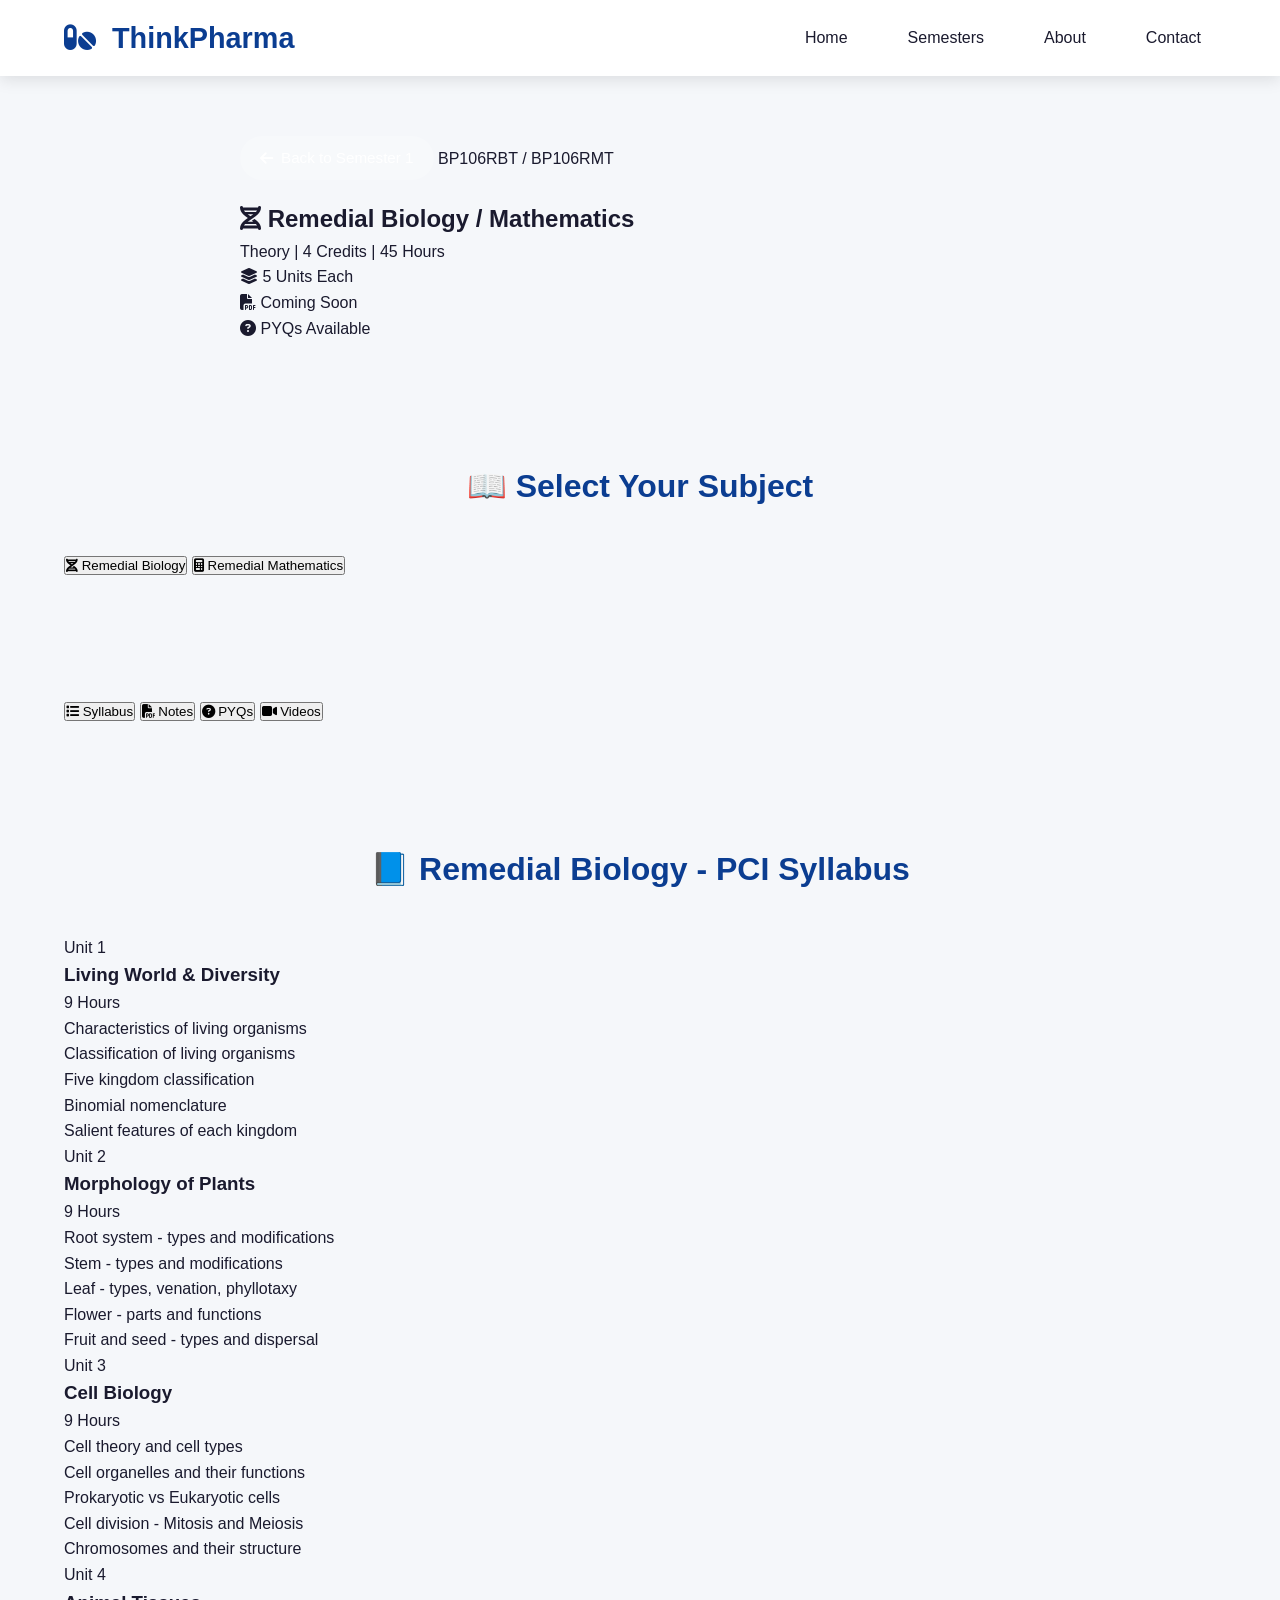
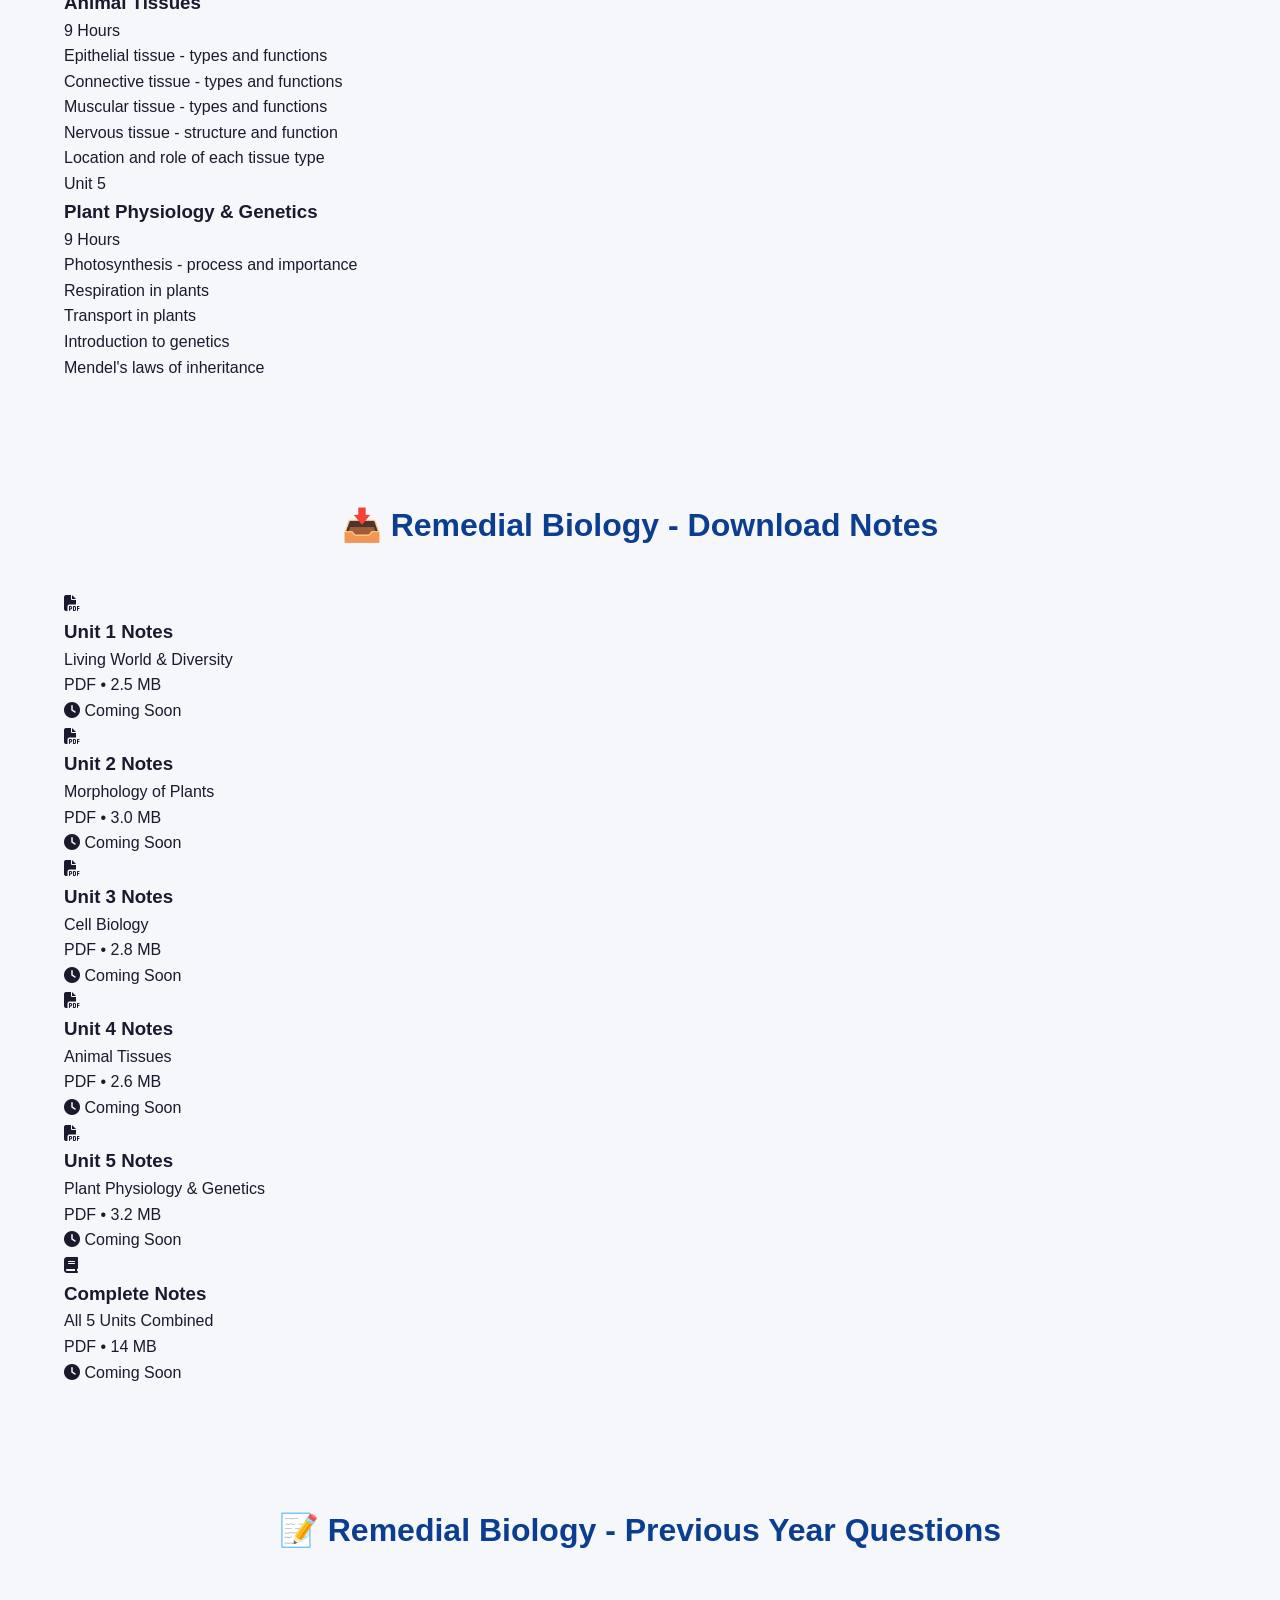
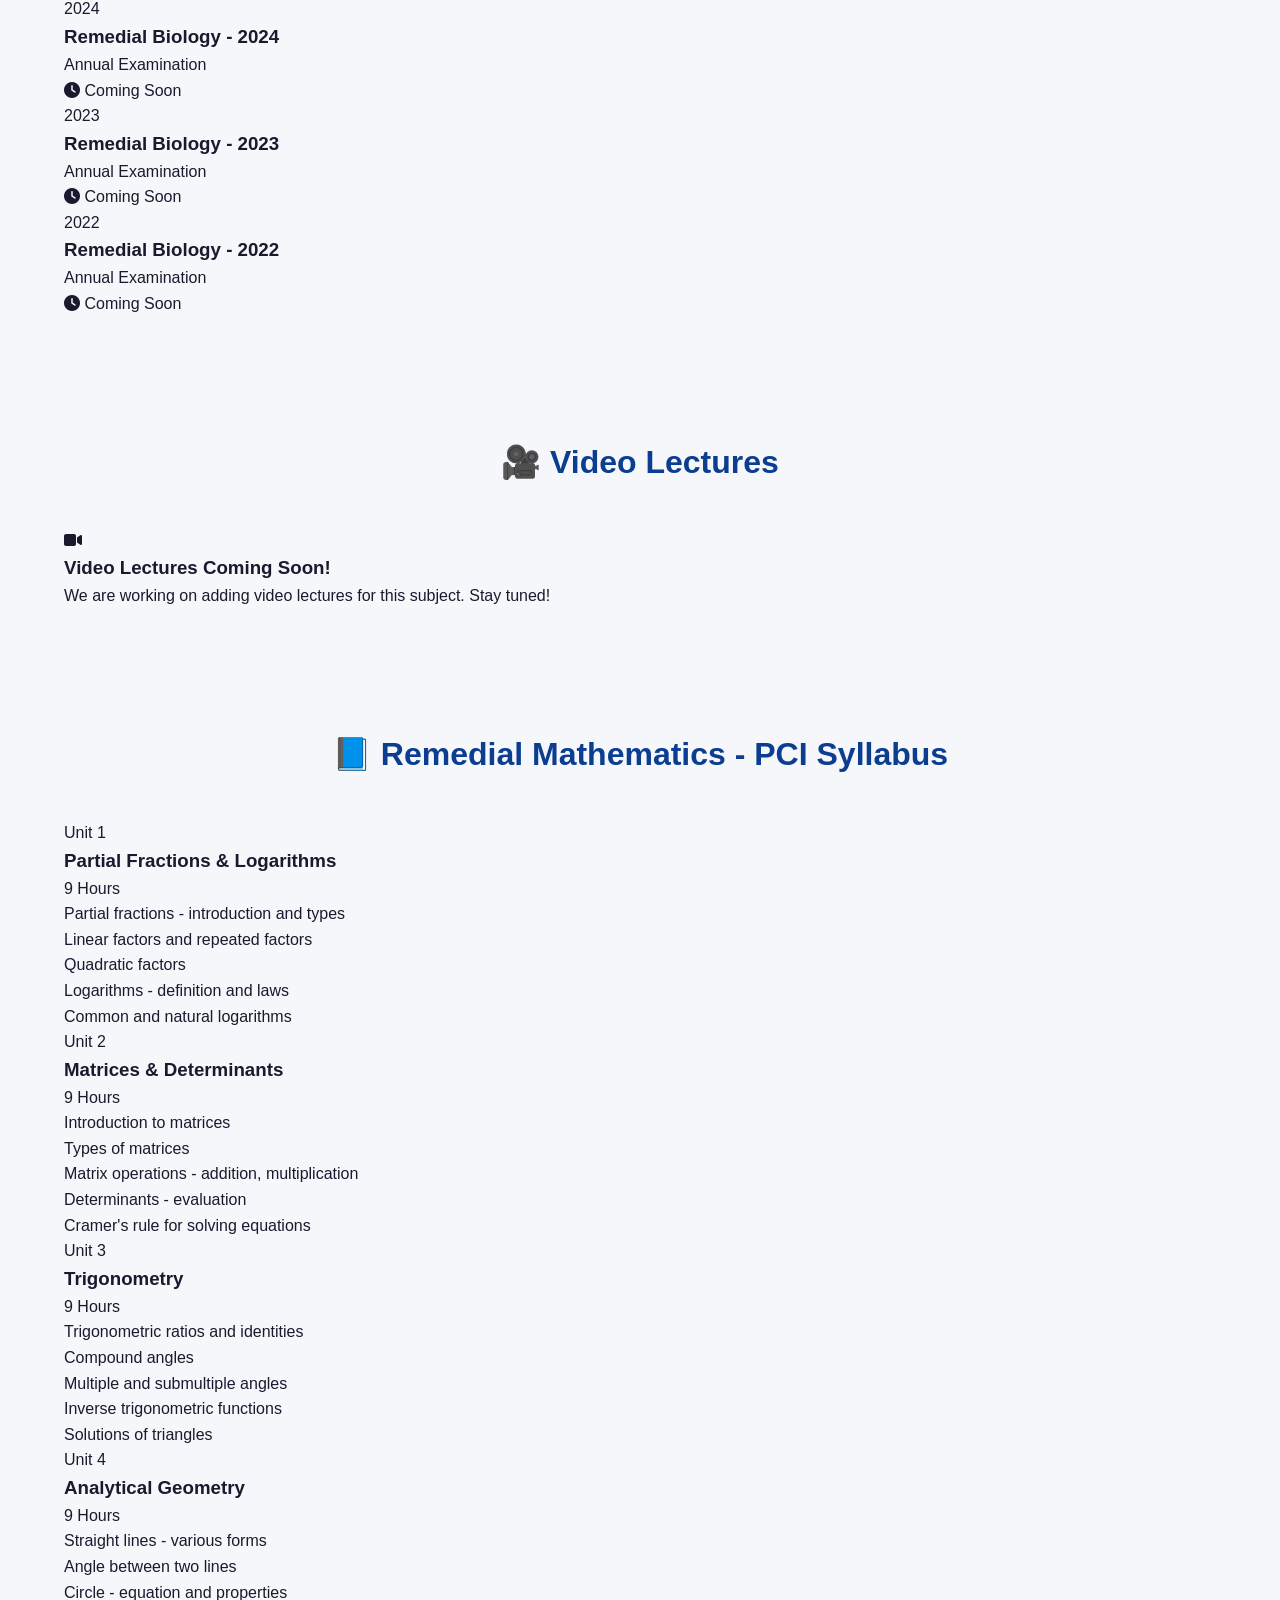
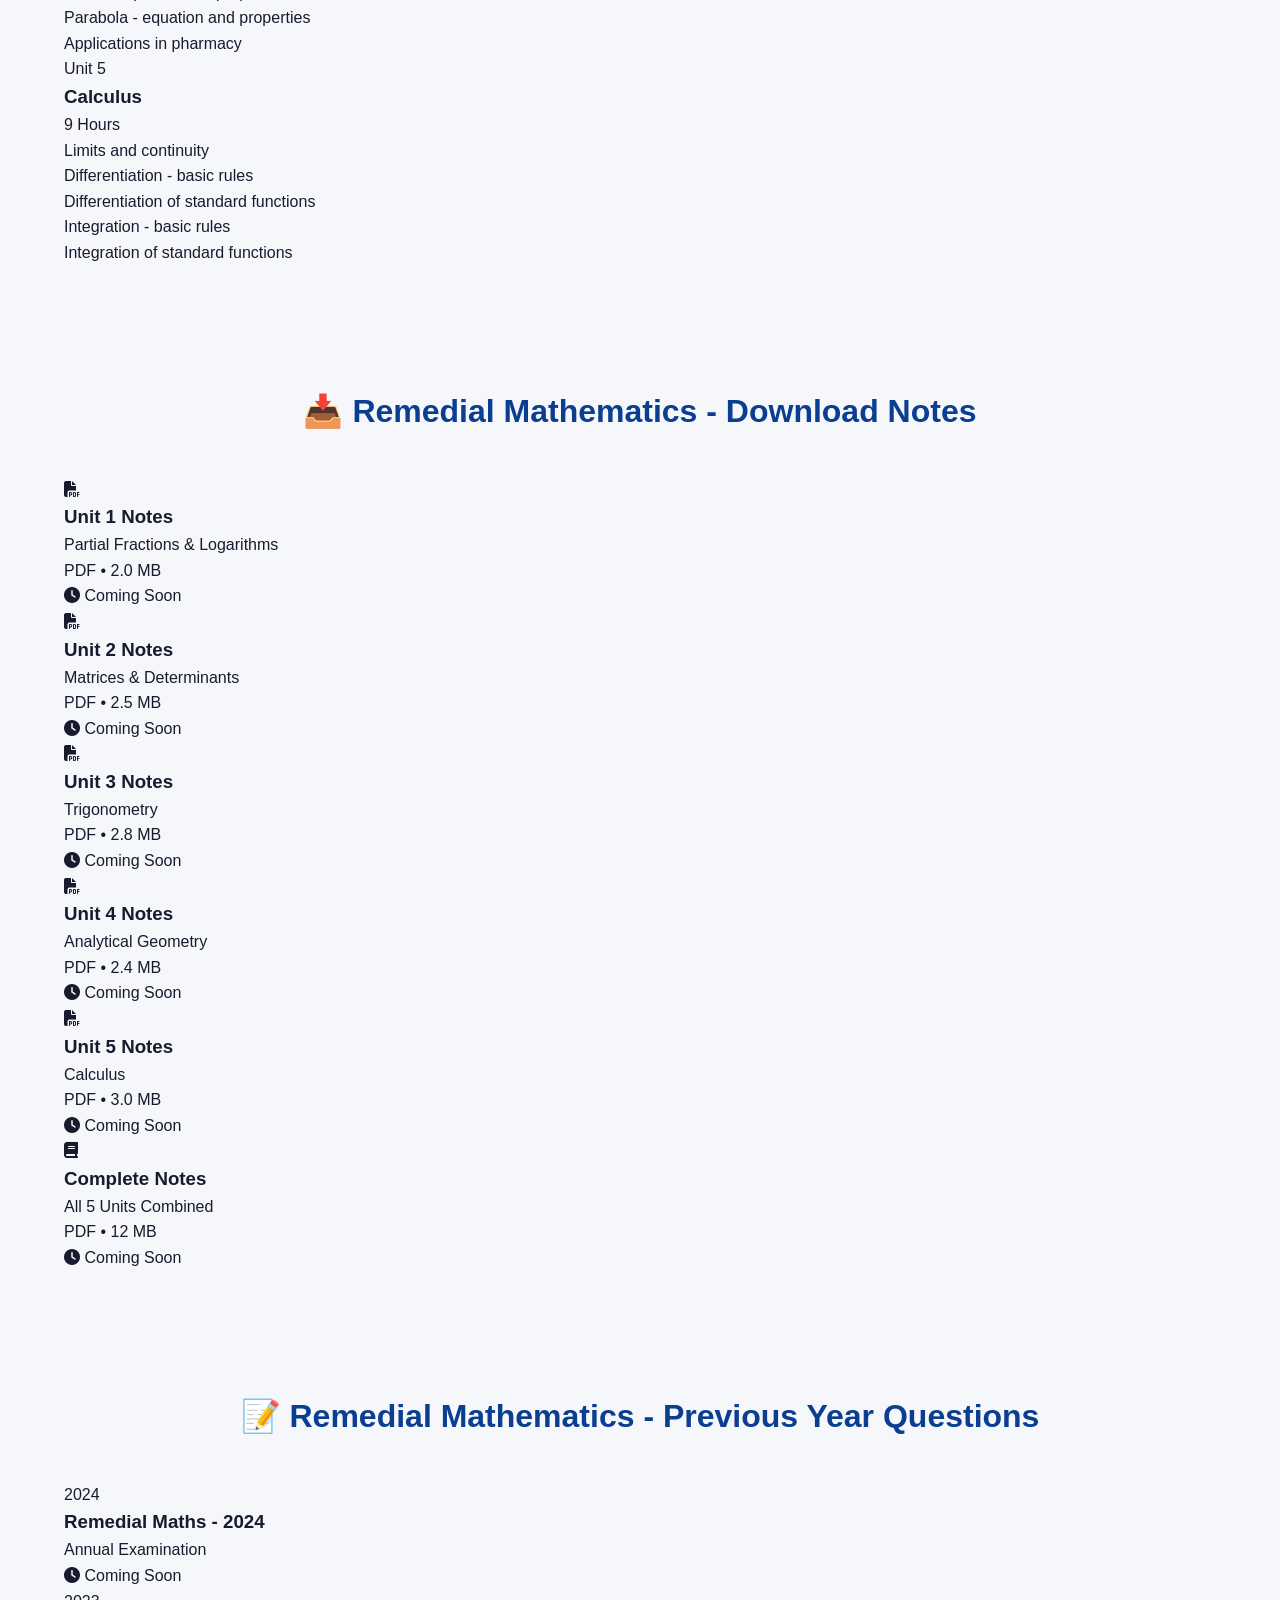
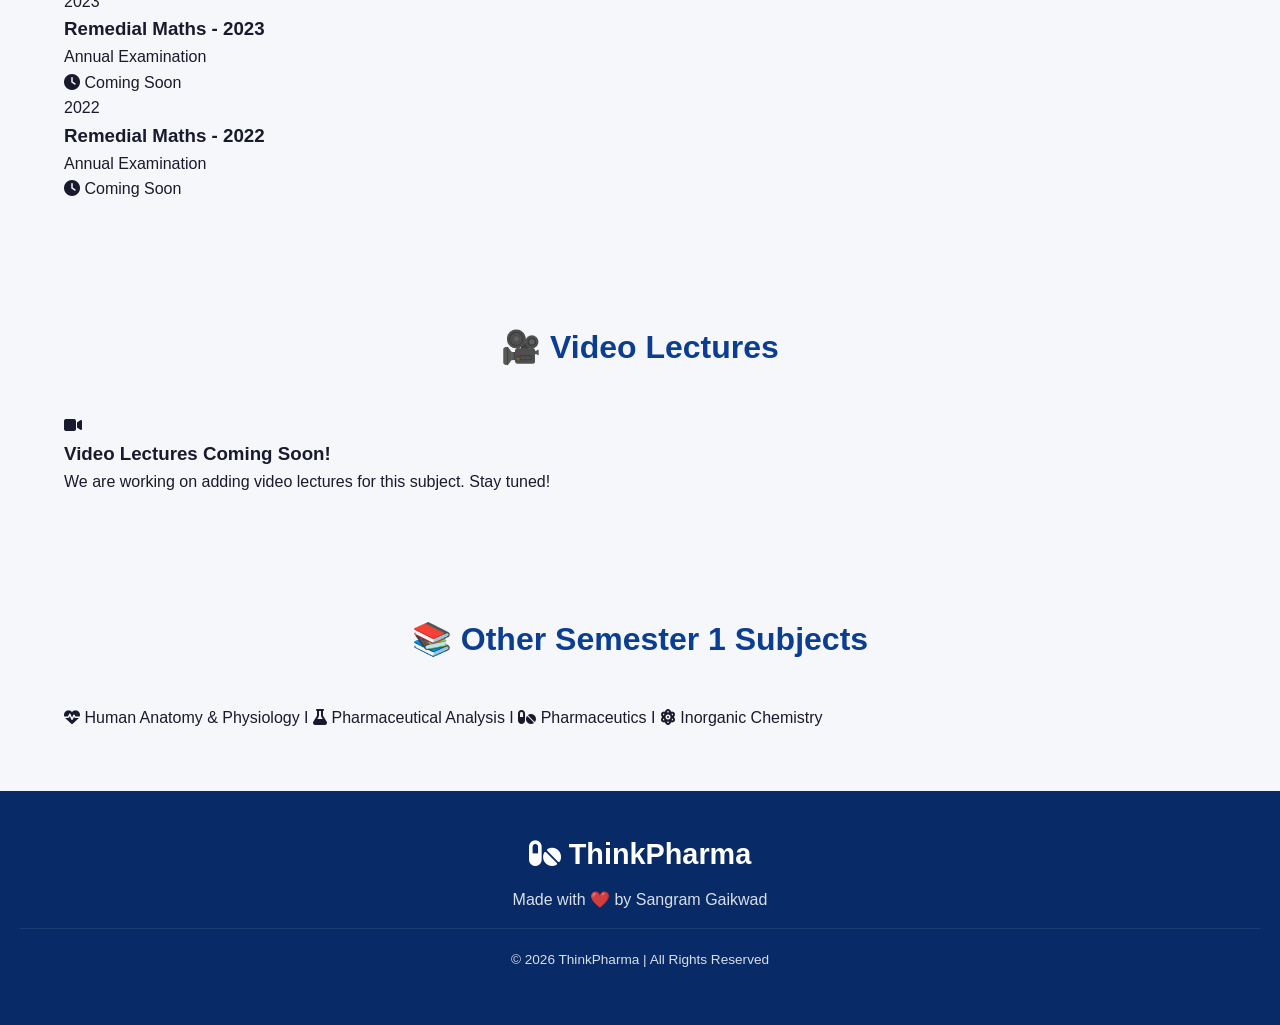
<file: subjects/sem1/remedial.html>
<!DOCTYPE html>
<html lang="en">
<head>
    <meta charset="UTF-8">
    <meta name="viewport" content="width=device-width, initial-scale=1.0">
    <title>Remedial Biology / Mathematics - ThinkPharma</title>
    <link rel="stylesheet" href="../../style.css">
    <link rel="stylesheet" href="https://cdnjs.cloudflare.com/ajax/libs/font-awesome/6.4.0/css/all.min.css">
</head>
<body>

    <!-- Navigation Bar -->
    <nav class="navbar">
        <div class="nav-brand">
            <i class="fas fa-pills"></i> ThinkPharma
        </div>
        <ul class="nav-links">
            <li><a href="../../index.html">Home</a></li>
            <li><a href="../../index.html#semesters">Semesters</a></li>
            <li><a href="../../index.html#about">About</a></li>
            <li><a href="../../index.html#contact">Contact</a></li>
        </ul>
        <div class="hamburger">
            <span></span>
            <span></span>
            <span></span>
        </div>
    </nav>

    <!-- Subject Header -->
    <section class="subject-header">
        <div class="header-content">
            <a href="../../semesters/sem1.html" class="back-btn">
                <i class="fas fa-arrow-left"></i> Back to Semester 1
            </a>
            <span class="subject-badge">BP106RBT / BP106RMT</span>
            <h1><i class="fas fa-dna"></i> Remedial Biology / Mathematics</h1>
            <p>Theory | 4 Credits | 45 Hours</p>
            
            <div class="subject-meta">
                <div class="meta-item">
                    <i class="fas fa-layer-group"></i>
                    <span>5 Units Each</span>
                </div>
                <div class="meta-item">
                    <i class="fas fa-file-pdf"></i>
                    <span>Coming Soon</span>
                </div>
                <div class="meta-item">
                    <i class="fas fa-question-circle"></i>
                    <span>PYQs Available</span>
                </div>
            </div>
        </div>
    </section>

    <!-- Subject Selection Tabs -->
    <section class="subject-selection">
        <h2>📖 Select Your Subject</h2>
        <div class="selection-tabs">
            <button class="selection-btn active" onclick="showSubjectContent('biology')">
                <i class="fas fa-dna"></i> Remedial Biology
            </button>
            <button class="selection-btn" onclick="showSubjectContent('mathematics')">
                <i class="fas fa-calculator"></i> Remedial Mathematics
            </button>
        </div>
    </section>

    <!-- Quick Navigation Tabs -->
    <section class="tabs-section">
        <div class="tabs">
            <button class="tab-btn active" onclick="showTab('syllabus')">
                <i class="fas fa-list"></i> Syllabus
            </button>
            <button class="tab-btn" onclick="showTab('notes')">
                <i class="fas fa-file-pdf"></i> Notes
            </button>
            <button class="tab-btn" onclick="showTab('pyqs')">
                <i class="fas fa-question-circle"></i> PYQs
            </button>
            <button class="tab-btn" onclick="showTab('videos')">
                <i class="fas fa-video"></i> Videos
            </button>
        </div>
    </section>

    <!-- ==================== BIOLOGY CONTENT ==================== -->
    <div id="biology-content" class="subject-content">
        
        <!-- Tab Content: Syllabus (Biology) -->
        <section class="tab-content" id="syllabus">
            <h2>📘 Remedial Biology - PCI Syllabus</h2>
            
            <!-- Unit 1 -->
            <div class="unit-card">
                <div class="unit-header">
                    <span class="unit-number">Unit 1</span>
                    <h3>Living World & Diversity</h3>
                    <span class="hours">9 Hours</span>
                </div>
                <div class="unit-content">
                    <ul>
                        <li>Characteristics of living organisms</li>
                        <li>Classification of living organisms</li>
                        <li>Five kingdom classification</li>
                        <li>Binomial nomenclature</li>
                        <li>Salient features of each kingdom</li>
                    </ul>
                </div>
            </div>

            <!-- Unit 2 -->
            <div class="unit-card">
                <div class="unit-header">
                    <span class="unit-number">Unit 2</span>
                    <h3>Morphology of Plants</h3>
                    <span class="hours">9 Hours</span>
                </div>
                <div class="unit-content">
                    <ul>
                        <li>Root system - types and modifications</li>
                        <li>Stem - types and modifications</li>
                        <li>Leaf - types, venation, phyllotaxy</li>
                        <li>Flower - parts and functions</li>
                        <li>Fruit and seed - types and dispersal</li>
                    </ul>
                </div>
            </div>

            <!-- Unit 3 -->
            <div class="unit-card">
                <div class="unit-header">
                    <span class="unit-number">Unit 3</span>
                    <h3>Cell Biology</h3>
                    <span class="hours">9 Hours</span>
                </div>
                <div class="unit-content">
                    <ul>
                        <li>Cell theory and cell types</li>
                        <li>Cell organelles and their functions</li>
                        <li>Prokaryotic vs Eukaryotic cells</li>
                        <li>Cell division - Mitosis and Meiosis</li>
                        <li>Chromosomes and their structure</li>
                    </ul>
                </div>
            </div>

            <!-- Unit 4 -->
            <div class="unit-card">
                <div class="unit-header">
                    <span class="unit-number">Unit 4</span>
                    <h3>Animal Tissues</h3>
                    <span class="hours">9 Hours</span>
                </div>
                <div class="unit-content">
                    <ul>
                        <li>Epithelial tissue - types and functions</li>
                        <li>Connective tissue - types and functions</li>
                        <li>Muscular tissue - types and functions</li>
                        <li>Nervous tissue - structure and function</li>
                        <li>Location and role of each tissue type</li>
                    </ul>
                </div>
            </div>

            <!-- Unit 5 -->
            <div class="unit-card">
                <div class="unit-header">
                    <span class="unit-number">Unit 5</span>
                    <h3>Plant Physiology & Genetics</h3>
                    <span class="hours">9 Hours</span>
                </div>
                <div class="unit-content">
                    <ul>
                        <li>Photosynthesis - process and importance</li>
                        <li>Respiration in plants</li>
                        <li>Transport in plants</li>
                        <li>Introduction to genetics</li>
                        <li>Mendel's laws of inheritance</li>
                    </ul>
                </div>
            </div>
        </section>

        <!-- Tab Content: Notes (Biology) -->
        <section class="tab-content hidden" id="notes">
            <h2>📥 Remedial Biology - Download Notes</h2>
            
            <div class="notes-grid">
                
                <div class="note-card">
                    <div class="note-icon">
                        <i class="fas fa-file-pdf"></i>
                    </div>
                    <div class="note-info">
                        <h3>Unit 1 Notes</h3>
                        <p>Living World & Diversity</p>
                        <span class="file-size">PDF • 2.5 MB</span>
                    </div>
                    <a href="../../notes/sem1/remedial_bio_unit1.pdf" target="_blank" class="download-btn coming-soon-btn">
                        <i class="fas fa-clock"></i> Coming Soon
                    </a>
                </div>

                <div class="note-card">
                    <div class="note-icon">
                        <i class="fas fa-file-pdf"></i>
                    </div>
                    <div class="note-info">
                        <h3>Unit 2 Notes</h3>
                        <p>Morphology of Plants</p>
                        <span class="file-size">PDF • 3.0 MB</span>
                    </div>
                    <a href="../../notes/sem1/remedial_bio_unit2.pdf" target="_blank" class="download-btn coming-soon-btn">
                        <i class="fas fa-clock"></i> Coming Soon
                    </a>
                </div>

                <div class="note-card">
                    <div class="note-icon">
                        <i class="fas fa-file-pdf"></i>
                    </div>
                    <div class="note-info">
                        <h3>Unit 3 Notes</h3>
                        <p>Cell Biology</p>
                        <span class="file-size">PDF • 2.8 MB</span>
                    </div>
                    <a href="../../notes/sem1/remedial_bio_unit3.pdf" target="_blank" class="download-btn coming-soon-btn">
                        <i class="fas fa-clock"></i> Coming Soon
                    </a>
                </div>

                <div class="note-card">
                    <div class="note-icon">
                        <i class="fas fa-file-pdf"></i>
                    </div>
                    <div class="note-info">
                        <h3>Unit 4 Notes</h3>
                        <p>Animal Tissues</p>
                        <span class="file-size">PDF • 2.6 MB</span>
                    </div>
                    <a href="../../notes/sem1/remedial_bio_unit4.pdf" target="_blank" class="download-btn coming-soon-btn">
                        <i class="fas fa-clock"></i> Coming Soon
                    </a>
                </div>

                <div class="note-card">
                    <div class="note-icon">
                        <i class="fas fa-file-pdf"></i>
                    </div>
                    <div class="note-info">
                        <h3>Unit 5 Notes</h3>
                        <p>Plant Physiology & Genetics</p>
                        <span class="file-size">PDF • 3.2 MB</span>
                    </div>
                    <a href="../../notes/sem1/remedial_bio_unit5.pdf" target="_blank" class="download-btn coming-soon-btn">
                        <i class="fas fa-clock"></i> Coming Soon
                    </a>
                </div>

                <div class="note-card highlight">
                    <div class="note-icon">
                        <i class="fas fa-book"></i>
                    </div>
                    <div class="note-info">
                        <h3>Complete Notes</h3>
                        <p>All 5 Units Combined</p>
                        <span class="file-size">PDF • 14 MB</span>
                    </div>
                    <a href="../../notes/sem1/remedial_bio_complete.pdf" target="_blank" class="download-btn coming-soon-btn">
                        <i class="fas fa-clock"></i> Coming Soon
                    </a>
                </div>

            </div>
        </section>

        <!-- Tab Content: PYQs (Biology) -->
        <section class="tab-content hidden" id="pyqs">
            <h2>📝 Remedial Biology - Previous Year Questions</h2>
            
            <div class="pyq-grid">
                
                <div class="pyq-card">
                    <div class="pyq-year">2024</div>
                    <div class="pyq-info">
                        <h3>Remedial Biology - 2024</h3>
                        <p>Annual Examination</p>
                    </div>
                    <a href="#" class="download-btn coming-soon-btn">
                        <i class="fas fa-clock"></i> Coming Soon
                    </a>
                </div>

                <div class="pyq-card">
                    <div class="pyq-year">2023</div>
                    <div class="pyq-info">
                        <h3>Remedial Biology - 2023</h3>
                        <p>Annual Examination</p>
                    </div>
                    <a href="#" class="download-btn coming-soon-btn">
                        <i class="fas fa-clock"></i> Coming Soon
                    </a>
                </div>

                <div class="pyq-card">
                    <div class="pyq-year">2022</div>
                    <div class="pyq-info">
                        <h3>Remedial Biology - 2022</h3>
                        <p>Annual Examination</p>
                    </div>
                    <a href="#" class="download-btn coming-soon-btn">
                        <i class="fas fa-clock"></i> Coming Soon
                    </a>
                </div>

            </div>
        </section>

        <!-- Tab Content: Videos (Biology) -->
        <section class="tab-content hidden" id="videos">
            <h2>🎥 Video Lectures</h2>
            
            <div class="video-notice">
                <i class="fas fa-video"></i>
                <h3>Video Lectures Coming Soon!</h3>
                <p>We are working on adding video lectures for this subject. Stay tuned!</p>
            </div>
        </section>

    </div>

    <!-- ==================== MATHEMATICS CONTENT (Hidden by default) ==================== -->
    <div id="mathematics-content" class="subject-content hidden">
        
        <!-- Tab Content: Syllabus (Mathematics) -->
        <section class="tab-content" id="syllabus-math">
            <h2>📘 Remedial Mathematics - PCI Syllabus</h2>
            
            <!-- Unit 1 -->
            <div class="unit-card">
                <div class="unit-header">
                    <span class="unit-number">Unit 1</span>
                    <h3>Partial Fractions & Logarithms</h3>
                    <span class="hours">9 Hours</span>
                </div>
                <div class="unit-content">
                    <ul>
                        <li>Partial fractions - introduction and types</li>
                        <li>Linear factors and repeated factors</li>
                        <li>Quadratic factors</li>
                        <li>Logarithms - definition and laws</li>
                        <li>Common and natural logarithms</li>
                    </ul>
                </div>
            </div>

            <!-- Unit 2 -->
            <div class="unit-card">
                <div class="unit-header">
                    <span class="unit-number">Unit 2</span>
                    <h3>Matrices & Determinants</h3>
                    <span class="hours">9 Hours</span>
                </div>
                <div class="unit-content">
                    <ul>
                        <li>Introduction to matrices</li>
                        <li>Types of matrices</li>
                        <li>Matrix operations - addition, multiplication</li>
                        <li>Determinants - evaluation</li>
                        <li>Cramer's rule for solving equations</li>
                    </ul>
                </div>
            </div>

            <!-- Unit 3 -->
            <div class="unit-card">
                <div class="unit-header">
                    <span class="unit-number">Unit 3</span>
                    <h3>Trigonometry</h3>
                    <span class="hours">9 Hours</span>
                </div>
                <div class="unit-content">
                    <ul>
                        <li>Trigonometric ratios and identities</li>
                        <li>Compound angles</li>
                        <li>Multiple and submultiple angles</li>
                        <li>Inverse trigonometric functions</li>
                        <li>Solutions of triangles</li>
                    </ul>
                </div>
            </div>

            <!-- Unit 4 -->
            <div class="unit-card">
                <div class="unit-header">
                    <span class="unit-number">Unit 4</span>
                    <h3>Analytical Geometry</h3>
                    <span class="hours">9 Hours</span>
                </div>
                <div class="unit-content">
                    <ul>
                        <li>Straight lines - various forms</li>
                        <li>Angle between two lines</li>
                        <li>Circle - equation and properties</li>
                        <li>Parabola - equation and properties</li>
                        <li>Applications in pharmacy</li>
                    </ul>
                </div>
            </div>

            <!-- Unit 5 -->
            <div class="unit-card">
                <div class="unit-header">
                    <span class="unit-number">Unit 5</span>
                    <h3>Calculus</h3>
                    <span class="hours">9 Hours</span>
                </div>
                <div class="unit-content">
                    <ul>
                        <li>Limits and continuity</li>
                        <li>Differentiation - basic rules</li>
                        <li>Differentiation of standard functions</li>
                        <li>Integration - basic rules</li>
                        <li>Integration of standard functions</li>
                    </ul>
                </div>
            </div>
        </section>

        <!-- Tab Content: Notes (Mathematics) -->
        <section class="tab-content hidden" id="notes-math">
            <h2>📥 Remedial Mathematics - Download Notes</h2>
            
            <div class="notes-grid">
                
                <div class="note-card">
                    <div class="note-icon">
                        <i class="fas fa-file-pdf"></i>
                    </div>
                    <div class="note-info">
                        <h3>Unit 1 Notes</h3>
                        <p>Partial Fractions & Logarithms</p>
                        <span class="file-size">PDF • 2.0 MB</span>
                    </div>
                    <a href="../../notes/sem1/remedial_math_unit1.pdf" target="_blank" class="download-btn coming-soon-btn">
                        <i class="fas fa-clock"></i> Coming Soon
                    </a>
                </div>

                <div class="note-card">
                    <div class="note-icon">
                        <i class="fas fa-file-pdf"></i>
                    </div>
                    <div class="note-info">
                        <h3>Unit 2 Notes</h3>
                        <p>Matrices & Determinants</p>
                        <span class="file-size">PDF • 2.5 MB</span>
                    </div>
                    <a href="../../notes/sem1/remedial_math_unit2.pdf" target="_blank" class="download-btn coming-soon-btn">
                        <i class="fas fa-clock"></i> Coming Soon
                    </a>
                </div>

                <div class="note-card">
                    <div class="note-icon">
                        <i class="fas fa-file-pdf"></i>
                    </div>
                    <div class="note-info">
                        <h3>Unit 3 Notes</h3>
                        <p>Trigonometry</p>
                        <span class="file-size">PDF • 2.8 MB</span>
                    </div>
                    <a href="../../notes/sem1/remedial_math_unit3.pdf" target="_blank" class="download-btn coming-soon-btn">
                        <i class="fas fa-clock"></i> Coming Soon
                    </a>
                </div>

                <div class="note-card">
                    <div class="note-icon">
                        <i class="fas fa-file-pdf"></i>
                    </div>
                    <div class="note-info">
                        <h3>Unit 4 Notes</h3>
                        <p>Analytical Geometry</p>
                        <span class="file-size">PDF • 2.4 MB</span>
                    </div>
                    <a href="../../notes/sem1/remedial_math_unit4.pdf" target="_blank" class="download-btn coming-soon-btn">
                        <i class="fas fa-clock"></i> Coming Soon
                    </a>
                </div>

                <div class="note-card">
                    <div class="note-icon">
                        <i class="fas fa-file-pdf"></i>
                    </div>
                    <div class="note-info">
                        <h3>Unit 5 Notes</h3>
                        <p>Calculus</p>
                        <span class="file-size">PDF • 3.0 MB</span>
                    </div>
                    <a href="../../notes/sem1/remedial_math_unit5.pdf" target="_blank" class="download-btn coming-soon-btn">
                        <i class="fas fa-clock"></i> Coming Soon
                    </a>
                </div>

                <div class="note-card highlight">
                    <div class="note-icon">
                        <i class="fas fa-book"></i>
                    </div>
                    <div class="note-info">
                        <h3>Complete Notes</h3>
                        <p>All 5 Units Combined</p>
                        <span class="file-size">PDF • 12 MB</span>
                    </div>
                    <a href="../../notes/sem1/remedial_math_complete.pdf" target="_blank" class="download-btn coming-soon-btn">
                        <i class="fas fa-clock"></i> Coming Soon
                    </a>
                </div>

            </div>
        </section>

        <!-- Tab Content: PYQs (Mathematics) -->
        <section class="tab-content hidden" id="pyqs-math">
            <h2>📝 Remedial Mathematics - Previous Year Questions</h2>
            
            <div class="pyq-grid">
                
                <div class="pyq-card">
                    <div class="pyq-year">2024</div>
                    <div class="pyq-info">
                        <h3>Remedial Maths - 2024</h3>
                        <p>Annual Examination</p>
                    </div>
                    <a href="#" class="download-btn coming-soon-btn">
                        <i class="fas fa-clock"></i> Coming Soon
                    </a>
                </div>

                <div class="pyq-card">
                    <div class="pyq-year">2023</div>
                    <div class="pyq-info">
                        <h3>Remedial Maths - 2023</h3>
                        <p>Annual Examination</p>
                    </div>
                    <a href="#" class="download-btn coming-soon-btn">
                        <i class="fas fa-clock"></i> Coming Soon
                    </a>
                </div>

                <div class="pyq-card">
                    <div class="pyq-year">2022</div>
                    <div class="pyq-info">
                        <h3>Remedial Maths - 2022</h3>
                        <p>Annual Examination</p>
                    </div>
                    <a href="#" class="download-btn coming-soon-btn">
                        <i class="fas fa-clock"></i> Coming Soon
                    </a>
                </div>

            </div>
        </section>

        <!-- Tab Content: Videos (Mathematics) -->
        <section class="tab-content hidden" id="videos-math">
            <h2>🎥 Video Lectures</h2>
            
            <div class="video-notice">
                <i class="fas fa-video"></i>
                <h3>Video Lectures Coming Soon!</h3>
                <p>We are working on adding video lectures for this subject. Stay tuned!</p>
            </div>
        </section>

    </div>

    <!-- Related Subjects -->
    <section class="related-subjects">
        <h2>📚 Other Semester 1 Subjects</h2>
        <div class="related-grid">
            <a href="hap.html" class="related-card">
                <i class="fas fa-heartbeat"></i>
                <span>Human Anatomy & Physiology I</span>
            </a>
            <a href="analysis.html" class="related-card">
                <i class="fas fa-flask"></i>
                <span>Pharmaceutical Analysis I</span>
            </a>
            <a href="pharmaceutics.html" class="related-card">
                <i class="fas fa-pills"></i>
                <span>Pharmaceutics I</span>
            </a>
            <a href="inorganic.html" class="related-card">
                <i class="fas fa-atom"></i>
                <span>Inorganic Chemistry</span>
            </a>
        </div>
    </section>

    <!-- Footer -->
    <footer>
        <div class="footer-content">
            <h3><i class="fas fa-pills"></i> ThinkPharma</h3>
            <p>Made with ❤️ by Sangram Gaikwad</p>
            <p class="copyright">© 2026 ThinkPharma | All Rights Reserved</p>
        </div>
    </footer>

    <script src="../../script.js"></script>
    
    <!-- Special Script for Remedial Page -->
    <script>
        // Subject Content Switching (Biology/Mathematics)
        function showSubjectContent(subject) {
            const biologyContent = document.getElementById('biology-content');
            const mathContent = document.getElementById('mathematics-content');
            const selectionBtns = document.querySelectorAll('.selection-btn');
            
            // Remove active from all buttons
            selectionBtns.forEach(btn => btn.classList.remove('active'));
            
            // Add active to clicked button
            event.target.classList.add('active');
            
            if (subject === 'biology') {
                biologyContent.classList.remove('hidden');
                mathContent.classList.add('hidden');
            } else {
                biologyContent.classList.add('hidden');
                mathContent.classList.remove('hidden');
            }
            
            // Reset tabs to show syllabus
            showTab('syllabus');
        }
    </script>
</body>
</html>
</file>
<file: style.css>
/* ============================================
   THINKPHARMA - MAIN STYLESHEET
   ============================================ */

/* ---------- CSS Variables ---------- */
:root {
    --primary-color: #0b3d91;
    --primary-dark: #082a66;
    --secondary-color: #00b4d8;
    --accent-color: #90e0ef;
    --text-dark: #1a1a2e;
    --text-light: #666;
    --white: #ffffff;
    --bg-light: #f5f7fa;
    --bg-gradient: linear-gradient(135deg, #0b3d91 0%, #00b4d8 100%);
    --shadow: 0 4px 15px rgba(0, 0, 0, 0.1);
    --shadow-hover: 0 8px 25px rgba(0, 0, 0, 0.15);
    --border-radius: 12px;
    --transition: all 0.3s ease;
}

/* ---------- Reset & Base Styles ---------- */
* {
    margin: 0;
    padding: 0;
    box-sizing: border-box;
}

html {
    scroll-behavior: smooth;
}

body {
    font-family: 'Segoe UI', Tahoma, Geneva, Verdana, sans-serif;
    background: var(--bg-light);
    color: var(--text-dark);
    line-height: 1.6;
}

a {
    text-decoration: none;
    color: inherit;
}

ul {
    list-style: none;
}

/* ============================================
   NAVIGATION BAR
   ============================================ */
.navbar {
    display: flex;
    justify-content: space-between;
    align-items: center;
    padding: 15px 5%;
    background: var(--white);
    box-shadow: var(--shadow);
    position: sticky;
    top: 0;
    z-index: 1000;
}

.nav-brand {
    font-size: 1.8rem;
    font-weight: bold;
    color: var(--primary-color);
}

.nav-brand i {
    margin-right: 8px;
}

.nav-links {
    display: flex;
    gap: 30px;
}

.nav-links a {
    font-size: 1rem;
    font-weight: 500;
    color: var(--text-dark);
    padding: 8px 15px;
    border-radius: 25px;
    transition: var(--transition);
}

.nav-links a:hover,
.nav-links a.active {
    background: var(--primary-color);
    color: var(--white);
}

/* Hamburger Menu (Mobile) */
.hamburger {
    display: none;
    flex-direction: column;
    cursor: pointer;
    gap: 5px;
}

.hamburger span {
    width: 25px;
    height: 3px;
    background: var(--primary-color);
    border-radius: 5px;
    transition: var(--transition);
}

/* ============================================
   HERO SECTION
   ============================================ */
.hero {
    background: var(--bg-gradient);
    color: var(--white);
    text-align: center;
    padding: 80px 20px;
    min-height: 60vh;
    display: flex;
    align-items: center;
    justify-content: center;
}

.hero-content h1 {
    font-size: 3rem;
    margin-bottom: 15px;
    text-shadow: 2px 2px 4px rgba(0, 0, 0, 0.2);
}

.hero-content p {
    font-size: 1.3rem;
    margin-bottom: 10px;
    opacity: 0.9;
}

.hero-content h3 {
    font-size: 1.1rem;
    font-weight: 400;
    margin-bottom: 30px;
    opacity: 0.85;
}

.btn-primary {
    display: inline-block;
    padding: 15px 40px;
    background: var(--white);
    color: var(--primary-color);
    font-size: 1.1rem;
    font-weight: 600;
    border-radius: 50px;
    transition: var(--transition);
    box-shadow: var(--shadow);
}

.btn-primary:hover {
    background: var(--accent-color);
    transform: translateY(-3px);
    box-shadow: var(--shadow-hover);
}

/* ============================================
   SECTIONS (Common Styles)
   ============================================ */
section {
    padding: 60px 5%;
}

section h2 {
    text-align: center;
    font-size: 2rem;
    color: var(--primary-color);
    margin-bottom: 40px;
}

/* ============================================
   GRID LAYOUT
   ============================================ */
.grid {
    display: grid;
    grid-template-columns: repeat(auto-fit, minmax(220px, 1fr));
    gap: 25px;
    max-width: 1200px;
    margin: 0 auto;
    padding: 0 20px;
}

/* ============================================
   SEMESTER CARDS
   ============================================ */
.semesters {
    background: var(--white);
}

.card {
    background: var(--bg-light);
    padding: 30px 20px;
    text-align: center;
    border-radius: var(--border-radius);
    box-shadow: var(--shadow);
    cursor: pointer;
    transition: var(--transition);
    border: 2px solid transparent;
}

.card:hover {
    background: var(--primary-color);
    color: var(--white);
    transform: translateY(-8px);
    box-shadow: var(--shadow-hover);
    border-color: var(--secondary-color);
}

.card i {
    font-size: 2.5rem;
    margin-bottom: 15px;
    color: var(--secondary-color);
}

.card:hover i {
    color: var(--white);
}

.card h3 {
    font-size: 1.2rem;
    margin-bottom: 8px;
}

.card p {
    font-size: 0.9rem;
    opacity: 0.8;
}

/* ============================================
   FEATURE CARDS
   ============================================ */
.features {
    background: var(--bg-light);
}

.feature-card {
    background: var(--white);
    padding: 40px 25px;
    text-align: center;
    border-radius: var(--border-radius);
    box-shadow: var(--shadow);
    transition: var(--transition);
}

.feature-card:hover {
    transform: translateY(-5px);
    box-shadow: var(--shadow-hover);
}

.feature-card i {
    font-size: 3rem;
    color: var(--primary-color);
    margin-bottom: 20px;
}

.feature-card h3 {
    font-size: 1.3rem;
    margin-bottom: 10px;
    color: var(--text-dark);
}

.feature-card p {
    color: var(--text-light);
    font-size: 0.95rem;
}

/* ============================================
   FOOTER
   ============================================ */
footer {
    background: var(--primary-dark);
    color: var(--white);
    text-align: center;
    padding: 40px 20px;
}

.footer-content h3 {
    font-size: 1.8rem;
    margin-bottom: 10px;
}

.footer-content p {
    opacity: 0.85;
    margin-bottom: 15px;
}

.social-links {
    display: flex;
    justify-content: center;
    gap: 20px;
    margin-bottom: 20px;
}

.social-links a {
    display: inline-flex;
    align-items: center;
    justify-content: center;
    width: 45px;
    height: 45px;
    background: rgba(255, 255, 255, 0.1);
    border-radius: 50%;
    font-size: 1.3rem;
    transition: var(--transition);
}

.social-links a:hover {
    background: var(--secondary-color);
    transform: translateY(-3px);
}

.copyright {
    font-size: 0.85rem;
    opacity: 0.7;
    border-top: 1px solid rgba(255, 255, 255, 0.1);
    padding-top: 20px;
    margin-top: 10px;
}

/* ============================================
   RESPONSIVE DESIGN
   ============================================ */

/* Tablet */
@media (max-width: 768px) {
    .nav-links {
        display: none;
        position: absolute;
        top: 70px;
        left: 0;
        right: 0;
        background: var(--white);
        flex-direction: column;
        padding: 20px;
        box-shadow: var(--shadow);
    }

    .nav-links.active {
        display: flex;
    }

    .hamburger {
        display: flex;
    }

    .hero-content h1 {
        font-size: 2.2rem;
    }

    .hero-content p {
        font-size: 1.1rem;
    }

    .grid {
        grid-template-columns: repeat(2, 1fr);
    }
}

/* Mobile */
@media (max-width: 480px) {
    .hero {
        padding: 60px 15px;
        min-height: 50vh;
    }

    .hero-content h1 {
        font-size: 1.8rem;
    }

    .hero-content h3 {
        font-size: 0.95rem;
    }

    .btn-primary {
        padding: 12px 30px;
        font-size: 1rem;
    }

    section h2 {
        font-size: 1.5rem;
    }

    .grid {
        grid-template-columns: 1fr;
        gap: 15px;
    }

    .card {
        padding: 25px 15px;
    }
}
/* ============================================
   PAGE HEADER (Semester/Subject Pages)
   ============================================ */
.page-header {
    background: var(--bg-gradient);
    color: var(--white);
    padding: 40px 5%;
    text-align: center;
}

.header-content {
    max-width: 800px;
    margin: 0 auto;
}

.back-btn {
    display: inline-flex;
    align-items: center;
    gap: 8px;
    background: rgba(255, 255, 255, 0.2);
    color: var(--white);
    padding: 10px 20px;
    border-radius: 25px;
    font-size: 0.95rem;
    margin-bottom: 20px;
    transition: var(--transition);
}

.back-btn:hover {
    background: rgba(255, 255, 255, 0.3);
    transform: translateX(-5px);
}

.page-header h1 {
    font-size: 2.5rem;
    margin-bottom: 10px;
}

.page-header h1 i {
    margin-right: 10px;
}

.page-header p {
    font-size: 1.1rem;
    opacity: 0.9;
}

/* ============================================
   SUBJECTS SECTION
   ============================================ */
.subjects-section {
    padding: 60px 5%;
    background: var(--white);
}

.subjects-grid {
    display: grid;
    grid-template-columns: repeat(auto-fit, minmax(320px, 1fr));
    gap: 25px;
    max-width: 1200px;
    margin: 0 auto;
}

/* ============================================
   SUBJECT CARD
   ============================================ */
.subject-card {
    background: var(--bg-light);
    border-radius: var(--border-radius);
    padding: 25px;
    display: flex;
    flex-direction: column;
    gap: 15px;
    cursor: pointer;
    transition: var(--transition);
    border: 2px solid transparent;
    box-shadow: var(--shadow);
}

.subject-card:hover {
    transform: translateY(-5px);
    border-color: var(--primary-color);
    box-shadow: var(--shadow-hover);
}

.subject-icon {
    width: 60px;
    height: 60px;
    background: var(--bg-gradient);
    border-radius: 50%;
    display: flex;
    align-items: center;
    justify-content: center;
}

.subject-icon i {
    font-size: 1.8rem;
    color: var(--white);
}

.subject-info {
    flex: 1;
}

.subject-code {
    display: inline-block;
    background: var(--primary-color);
    color: var(--white);
    padding: 4px 12px;
    border-radius: 15px;
    font-size: 0.8rem;
    font-weight: 600;
    margin-bottom: 8px;
}

.subject-info h3 {
    font-size: 1.2rem;
    color: var(--text-dark);
    margin-bottom: 5px;
}

.subject-info p {
    font-size: 0.9rem;
    color: var(--text-light);
}

.subject-status {
    display: flex;
    align-items: center;
    gap: 8px;
    padding: 10px 15px;
    border-radius: 8px;
    font-size: 0.9rem;
    font-weight: 500;
}

.subject-status.available {
    background: #d4edda;
    color: #155724;
}

.subject-status.coming-soon {
    background: #fff3cd;
    color: #856404;
}

/* ============================================
   QUICK INFO SECTION
   ============================================ */
.quick-info {
    padding: 60px 5%;
    background: var(--bg-light);
}

.info-grid {
    display: grid;
    grid-template-columns: repeat(auto-fit, minmax(150px, 1fr));
    gap: 20px;
    max-width: 800px;
    margin: 0 auto;
}

.info-card {
    background: var(--white);
    padding: 30px 20px;
    text-align: center;
    border-radius: var(--border-radius);
    box-shadow: var(--shadow);
}

.info-card i {
    font-size: 2rem;
    color: var(--primary-color);
    margin-bottom: 10px;
}

.info-card h3 {
    font-size: 2rem;
    color: var(--secondary-color);
    margin-bottom: 5px;
}

.info-card p {
    font-size: 0.9rem;
    color: var(--text-light);
}

/* ============================================
   OTHER SEMESTERS NAVIGATION
   ============================================ */
.other-semesters {
    padding: 60px 5%;
    background: var(--white);
    text-align: center;
}

.semester-nav {
    display: flex;
    flex-wrap: wrap;
    justify-content: center;
    gap: 15px;
    max-width: 800px;
    margin: 0 auto;
}

.sem-btn {
    padding: 12px 25px;
    background: var(--bg-light);
    color: var(--text-dark);
    border-radius: 25px;
    font-weight: 500;
    transition: var(--transition);
    border: 2px solid transparent;
}

.sem-btn:hover {
    background: var(--primary-color);
    color: var(--white);
}

.sem-btn.active {
    background: var(--primary-color);
    color: var(--white);
    border-color: var(--secondary-color);
}

/* ============================================
   RESPONSIVE - SEMESTER PAGE
   ============================================ */
@media (max-width: 768px) {
    .page-header h1 {
        font-size: 1.8rem;
    }
    
    .subjects-grid {
        grid-template-columns: 1fr;
    }
    
    .subject-card {
        padding: 20px;
    }
}

@media (max-width: 480px) {
    .page-header {
        padding: 30px 15px;
    }
    
    .page-header h1 {
        font-size: 1.5rem;
    }
    
    .semester-nav {
        gap: 10px;
    }
    
    .sem-btn {
        padding: 10px 18px;
        font-size: 0.9rem;
    }
}
</file>
